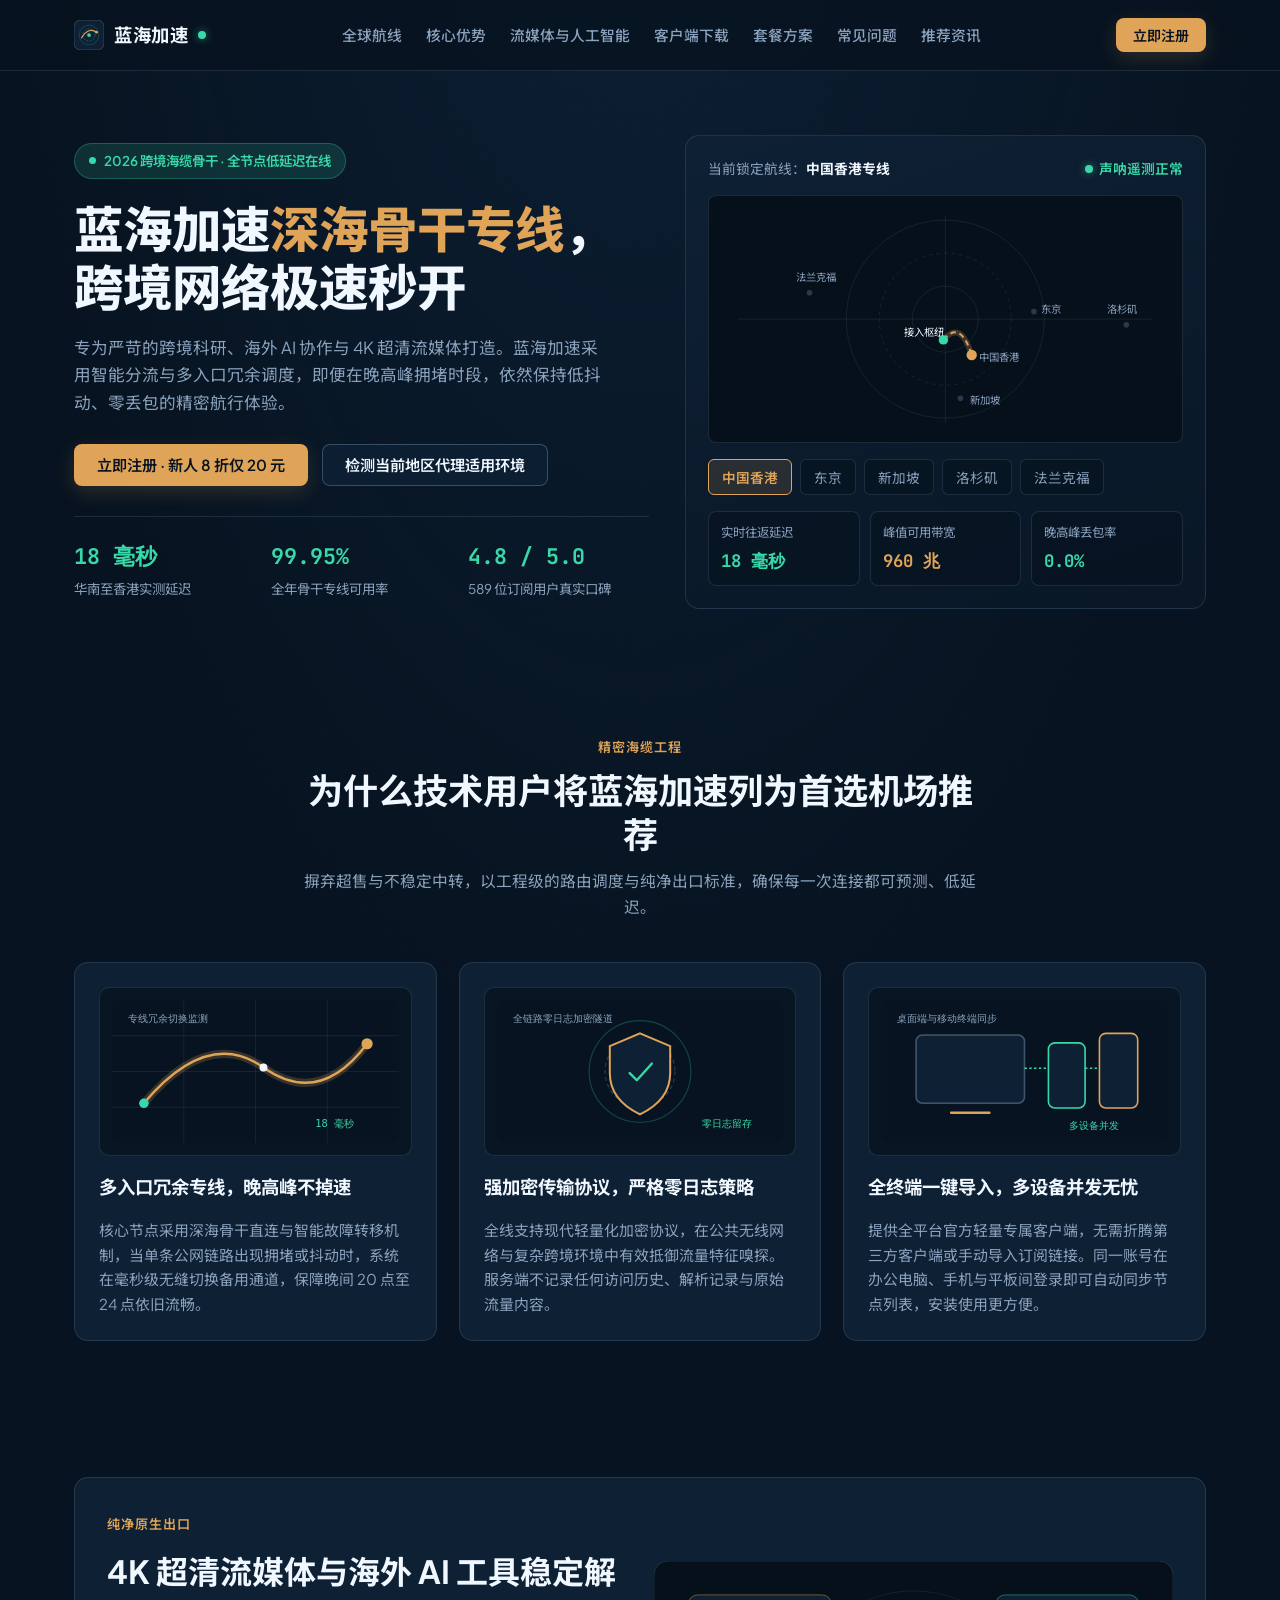
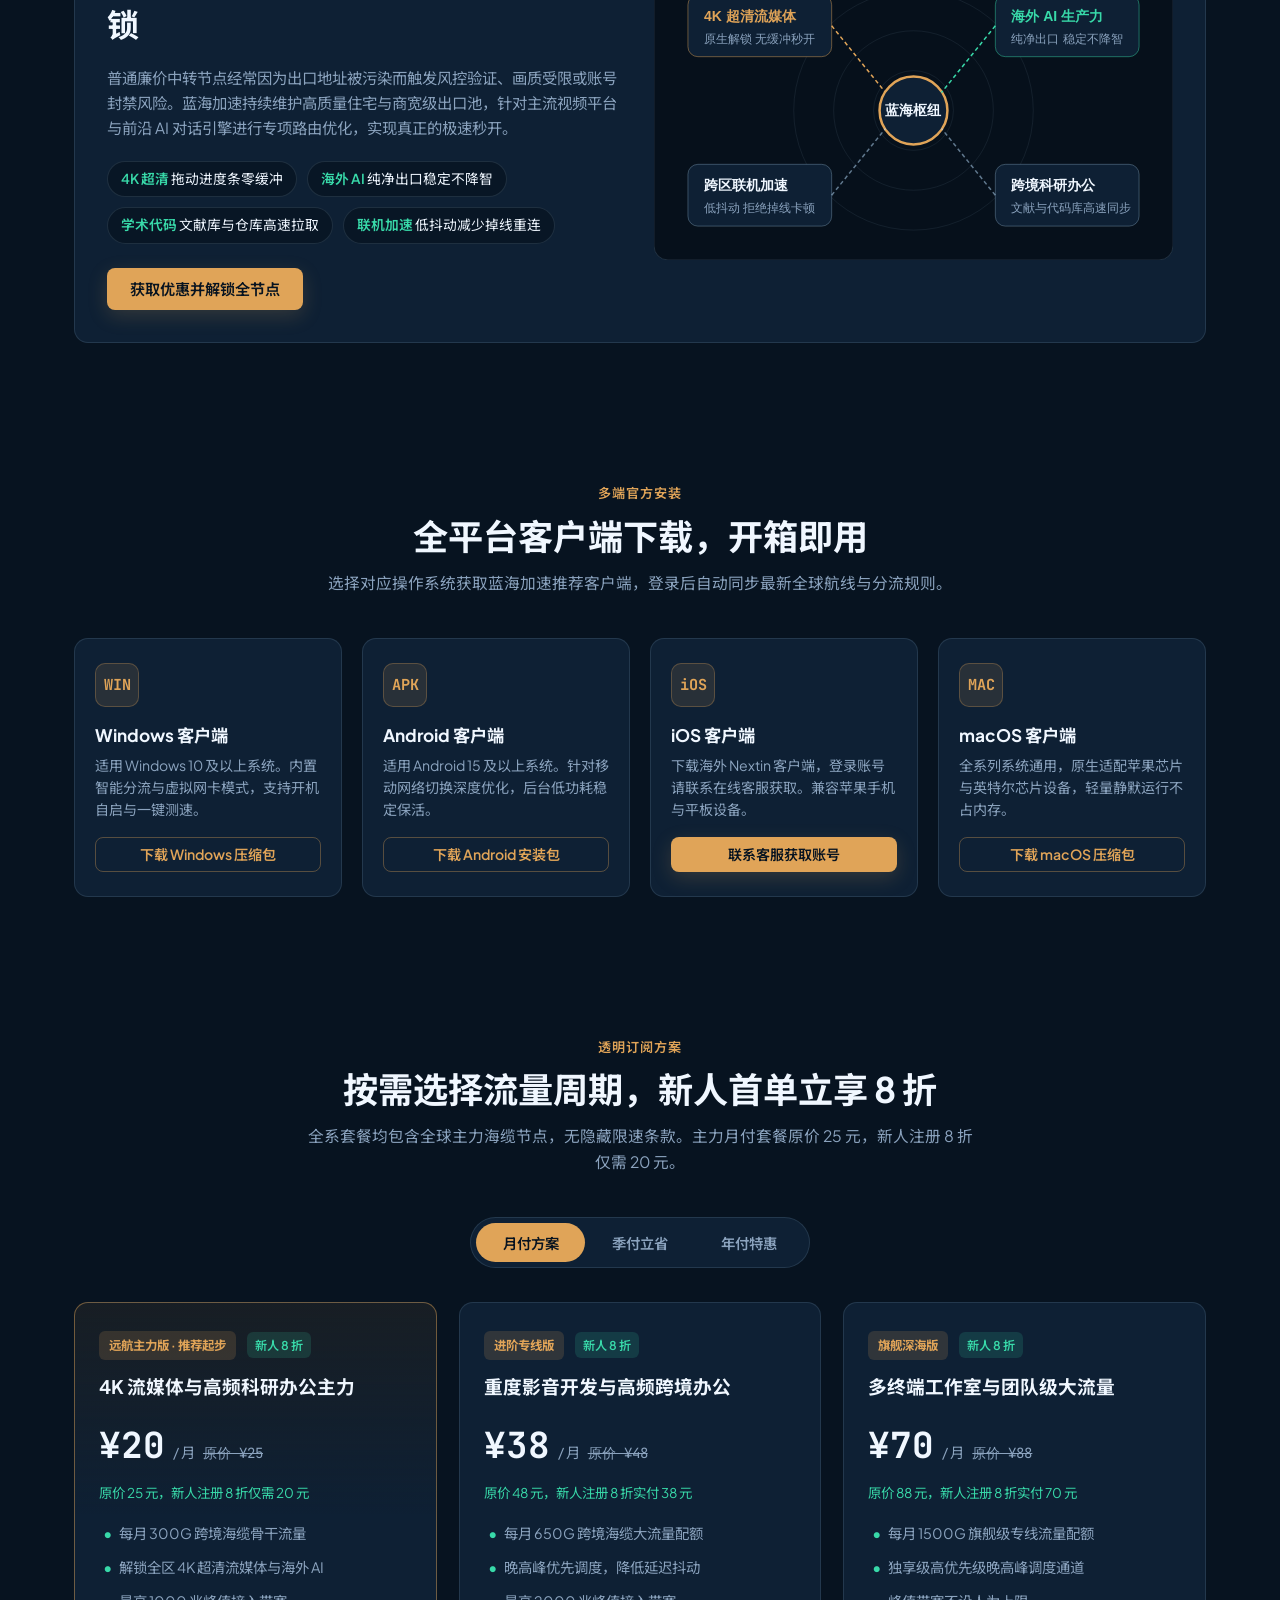
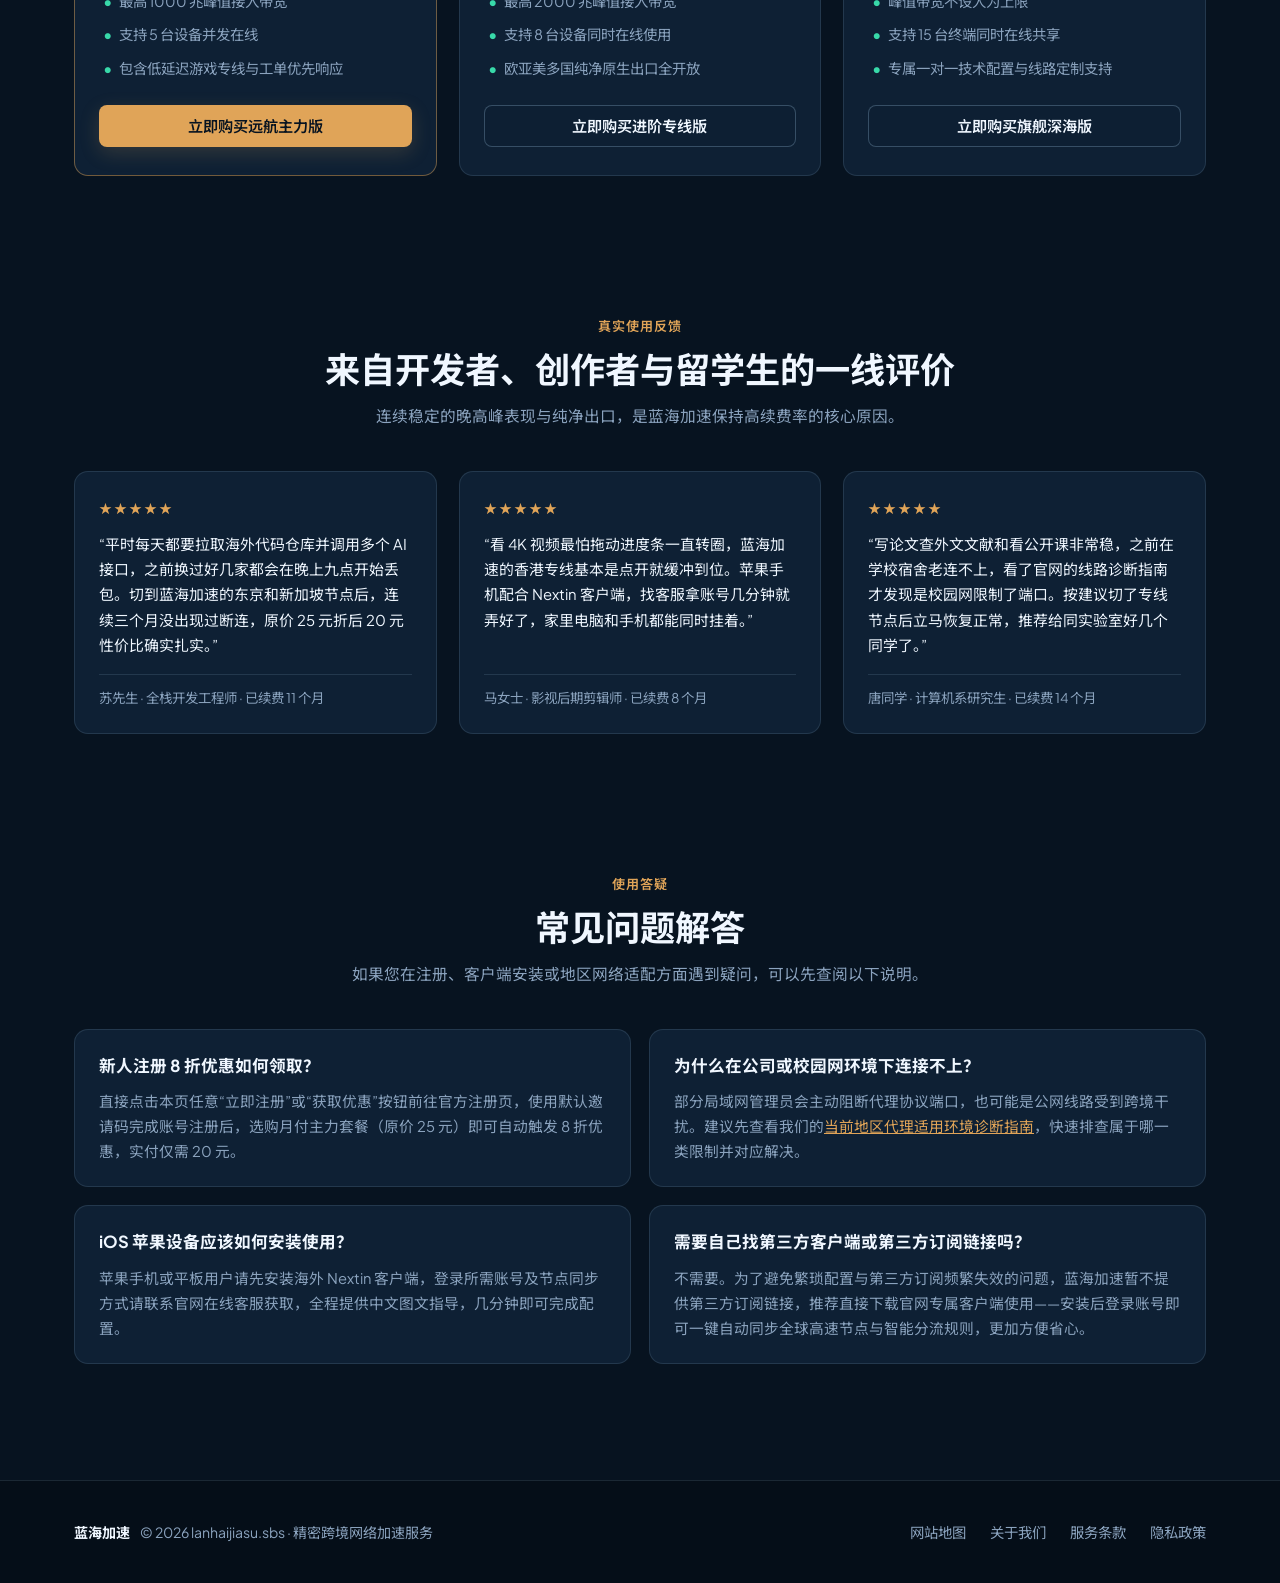
<file: index.html>
<!DOCTYPE html>
<html lang="zh-CN">
<head>
  <meta charset="UTF-8">
  <meta name="viewport" content="width=device-width, initial-scale=1.0">
  <title>蓝海加速专线 - 低延迟跨境网络加速与晚高峰不掉速机场推荐</title>
  <meta name="description" content="蓝海加速专注2026高质量网络加速与跨境海缆专线，全节点晚高峰极速秒开4K流媒体与海外AI工具，是高性价比口碑机场推荐之选。原价25元月付，新人注册8折仅需20元。">
  <meta name="keywords" content="蓝海加速,蓝海加速官网,网络加速,极速秒开,机场推荐,跨境专线,稳定机场,低延迟节点">
  <link rel="canonical" href="https://lanhaijiasu.sbs/">
  <link rel="icon" type="image/svg+xml" href="assets/img/brand-mark.svg">
  <meta property="og:type" content="website">
  <meta property="og:site_name" content="蓝海加速">
  <meta property="og:title" content="蓝海加速 — 深海骨干专线网络加速与高口碑机场推荐">
  <meta property="og:description" content="蓝海加速提供低延迟全球跨境专线，支持4K流媒体极速秒开与海外AI稳定访问，新人注册享8折优惠仅需20元。">
  <meta property="og:url" content="https://lanhaijiasu.sbs/">
  <meta property="og:image" content="https://lanhaijiasu.sbs/assets/img/og-cover.svg">
  <link rel="preconnect" href="https://fonts.googleapis.com">
  <link rel="preconnect" href="https://fonts.gstatic.com" crossorigin>
  <link href="https://fonts.googleapis.com/css2?family=JetBrains+Mono:wght@500;700&family=Noto+Sans+SC:wght@400;500;700;800&family=Plus+Jakarta+Sans:wght@600;700;800&display=swap" rel="stylesheet">
  <link rel="stylesheet" href="assets/style.css">
  <script type="application/ld+json">
  {
    "@context": "https://schema.org",
    "@type": "Product",
    "name": "蓝海加速",
    "description": "蓝海加速是面向科研办公、4K流媒体与海外人工智能访问的高速跨境网络加速服务，采用多线冗余海缆专线架构，提供低延迟极速秒开体验。",
    "brand": {
      "@type": "Brand",
      "name": "蓝海加速"
    },
    "url": "https://lanhaijiasu.sbs/",
    "image": "https://lanhaijiasu.sbs/assets/img/og-cover.svg",
    "offers": {
      "@type": "Offer",
      "priceCurrency": "CNY",
      "price": "20",
      "availability": "https://schema.org/InStock",
      "url": "https://lanhaijiasu.sbs/"
    },
    "aggregateRating": {
      "@type": "AggregateRating",
      "ratingValue": "4.8",
      "reviewCount": "589"
    }
  }
  </script>
</head>
<body>
  <header class="site-header">
    <div class="container header-inner">
      <a class="brand" href="index.html">
        <img src="assets/img/brand-mark.svg" alt="蓝海加速声呐罗盘图标" width="30" height="30">
        <span>蓝海加速</span>
        <span class="brand-dot" aria-hidden="true"></span>
      </a>
      <nav aria-label="主导航">
        <ul class="nav-links" id="navLinks">
          <li><a href="#routes">全球航线</a></li>
          <li><a href="#advantages">核心优势</a></li>
          <li><a href="#media-ai">流媒体与人工智能</a></li>
          <li><a href="#downloads">客户端下载</a></li>
          <li><a href="#pricing">套餐方案</a></li>
          <li><a href="#faq">常见问题</a></li>
          <li><a href="shenhai-5r1q.html">推荐资讯</a></li>
        </ul>
      </nav>
      <div class="nav-actions">
        <a class="btn btn-primary btn-sm" href="https://cola.flyvaff.com/#/register/?code=ZUwI0gXX" rel="nofollow" target="_blank">立即注册</a>
        <button class="menu-toggle" id="menuToggle" type="button" aria-label="展开导航菜单" aria-expanded="false">☰</button>
      </div>
    </div>
  </header>

  <main>
    <!-- 主视觉区 Hero + 声呐航线仪表盘 -->
    <section class="hero" id="routes">
      <div class="container hero-grid">
        <div>
          <div class="hero-badge">
            <span class="pulse-dot" aria-hidden="true"></span>
            <span>2026 跨境海缆骨干 · 全节点低延迟在线</span>
          </div>
          <h1>蓝海加速<span>深海骨干专线</span>，跨境网络极速秒开</h1>
          <p class="hero-desc">
            专为严苛的跨境科研、海外 AI 协作与 4K 超清流媒体打造。蓝海加速采用智能分流与多入口冗余调度，即便在晚高峰拥堵时段，依然保持低抖动、零丢包的精密航行体验。
          </p>
          <div class="hero-cta">
            <a class="btn btn-primary" href="https://cola.flyvaff.com/#/register/?code=ZUwI0gXX" rel="nofollow" target="_blank">立即注册 · 新人 8 折仅 20 元</a>
            <a class="btn btn-secondary" href="xianlu-zhenduan.html" target="_blank">检测当前地区代理适用环境</a>
          </div>
          <div class="hero-metrics">
            <div class="metric-item">
              <strong>18 毫秒</strong>
              <span>华南至香港实测延迟</span>
            </div>
            <div class="metric-item">
              <strong>99.95%</strong>
              <span>全年骨干专线可用率</span>
            </div>
            <div class="metric-item">
              <strong>4.8 / 5.0</strong>
              <span>589 位订阅用户真实口碑</span>
            </div>
          </div>
        </div>

        <!-- 精密声呐航线仪表盘 -->
        <div class="glow-card sonar-panel" aria-label="全球航线遥测仪表盘">
          <div class="sonar-header">
            <span>当前锁定航线：<strong id="routeName" style="color: var(--text-main);">中国香港专线</strong></span>
            <span class="sonar-status"><span class="brand-dot" aria-hidden="true"></span> 声呐遥测正常</span>
          </div>
          <div class="sonar-canvas-wrap">
            <svg class="sonar-svg" viewBox="0 0 480 240" role="img" aria-label="蓝海加速全球骨干海缆声呐航线图">
              <g stroke="rgba(186,224,255,0.09)" fill="none" stroke-width="1">
                <circle cx="240" cy="120" r="105"/>
                <circle cx="240" cy="120" r="70" stroke-dasharray="4 4"/>
                <circle cx="240" cy="120" r="35"/>
                <line x1="20" y1="120" x2="460" y2="120"/>
                <line x1="240" y1="10" x2="240" y2="230"/>
              </g>
              <!-- 静态世界轮廓点阵示意 -->
              <g fill="rgba(139,163,190,0.28)">
                <circle cx="96" cy="92" r="3"/>
                <circle cx="238" cy="142" r="3.5"/>
                <circle cx="268" cy="158" r="3"/>
                <circle cx="334" cy="112" r="3"/>
                <circle cx="256" cy="204" r="3"/>
                <circle cx="432" cy="126" r="3"/>
              </g>
              <text x="82" y="80" fill="#8BA3BE" font-size="11">法兰克福</text>
              <text x="196" y="138" fill="#F0F7FF" font-size="11">接入枢纽</text>
              <text x="276" y="164" fill="#8BA3BE" font-size="11">中国香港</text>
              <text x="342" y="114" fill="#8BA3BE" font-size="11">东京</text>
              <text x="266" y="210" fill="#8BA3BE" font-size="11">新加坡</text>
              <text x="412" y="114" fill="#8BA3BE" font-size="11">洛杉矶</text>

              <!-- 航线弧线与发光层 -->
              <path id="sonarArcGlow" class="sonar-arc-glow" d="M 238 142 Q 256 120 268 158"/>
              <path id="sonarArc" class="sonar-arc" d="M 238 142 Q 256 120 268 158"/>

              <!-- 声呐脉冲波纹 -->
              <circle id="sonarRipple" class="sonar-ripple" cx="268" cy="158" r="10"/>
              <!-- 起点与目标节点 -->
              <circle cx="238" cy="142" r="5" fill="#38D9A9"/>
              <circle id="targetDot" cx="268" cy="158" r="5.5" fill="#E0A458"/>
            </svg>
          </div>

          <div class="node-tabs" role="tablist" aria-label="选择海外加速节点">
            <button class="node-btn active" type="button" data-node="hk">中国香港</button>
            <button class="node-btn" type="button" data-node="jp">东京</button>
            <button class="node-btn" type="button" data-node="sg">新加坡</button>
            <button class="node-btn" type="button" data-node="us">洛杉矶</button>
            <button class="node-btn" type="button" data-node="de">法兰克福</button>
          </div>

          <div class="telemetry-grid">
            <div class="telemetry-box">
              <span class="telemetry-label">实时往返延迟</span>
              <span class="telemetry-val" id="telemetryLat" data-val="18">18 毫秒</span>
            </div>
            <div class="telemetry-box">
              <span class="telemetry-label">峰值可用带宽</span>
              <span class="telemetry-val brass" id="telemetryBw" data-val="960">960 兆</span>
            </div>
            <div class="telemetry-box">
              <span class="telemetry-label">晚高峰丢包率</span>
              <span class="telemetry-val" id="telemetryLoss">0.0%</span>
            </div>
          </div>
        </div>
      </div>
    </section>

    <!-- 核心优势 -->
    <section class="section" id="advantages">
      <div class="container">
        <div class="section-head">
          <span class="section-tag">精密海缆工程</span>
          <h2>为什么技术用户将蓝海加速列为首选机场推荐</h2>
          <p>摒弃超售与不稳定中转，以工程级的路由调度与纯净出口标准，确保每一次连接都可预测、低延迟。</p>
        </div>
        <div class="grid-3">
          <article class="glow-card feature-card">
            <div class="feature-media">
              <img src="assets/img/adv-backbone.svg" alt="蓝海加速跨境骨干专线与自动冗余切换架构图" width="360" height="180">
            </div>
            <h3>多入口冗余专线，晚高峰不掉速</h3>
            <p>核心节点采用深海骨干直连与智能故障转移机制，当单条公网链路出现拥堵或抖动时，系统在毫秒级无缝切换备用通道，保障晚间 20 点至 24 点依旧流畅。</p>
          </article>
          <article class="glow-card feature-card">
            <div class="feature-media">
              <img src="assets/img/adv-encryption.svg" alt="蓝海加速全链路强加密与零日志隐私防护示意图" width="360" height="180">
            </div>
            <h3>强加密传输协议，严格零日志策略</h3>
            <p>全线支持现代轻量化加密协议，在公共无线网络与复杂跨境环境中有效抵御流量特征嗅探。服务端不记录任何访问历史、解析记录与原始流量内容。</p>
          </article>
          <article class="glow-card feature-card">
            <div class="feature-media">
              <img src="assets/img/adv-multiplatform.svg" alt="蓝海加速支持Windows与macOS及移动端多设备同步示意图" width="360" height="180">
            </div>
            <h3>全终端一键导入，多设备并发无忧</h3>
            <p>提供全平台官方轻量专属客户端，无需折腾第三方客户端或手动导入订阅链接。同一账号在办公电脑、手机与平板间登录即可自动同步节点列表，安装使用更方便。</p>
          </article>
        </div>
      </div>
    </section>

    <!-- 流媒体与人工智能支持 -->
    <section class="section" id="media-ai">
      <div class="container">
        <div class="glow-card media-ai-grid">
          <div>
            <span class="section-tag">纯净原生出口</span>
            <h2 style="font-size: clamp(1.5rem, 2.8vw, 2rem); margin-bottom: 14px;">4K 超清流媒体与海外 AI 工具稳定解锁</h2>
            <p style="color: var(--text-muted); font-size: 0.96rem;">
              普通廉价中转节点经常因为出口地址被污染而触发风控验证、画质受限或账号封禁风险。蓝海加速持续维护高质量住宅与商宽级出口池，针对主流视频平台与前沿 AI 对话引擎进行专项路由优化，实现真正的极速秒开。
            </p>
            <div class="tag-list">
              <span class="pill-tag"><strong>4K 超清</strong> 拖动进度条零缓冲</span>
              <span class="pill-tag"><strong>海外 AI</strong> 纯净出口稳定不降智</span>
              <span class="pill-tag"><strong>学术代码</strong> 文献库与仓库高速拉取</span>
              <span class="pill-tag"><strong>联机加速</strong> 低抖动减少掉线重连</span>
            </div>
            <a class="btn btn-primary" href="https://cola.flyvaff.com/#/register/?code=ZUwI0gXX" rel="nofollow" target="_blank">获取优惠并解锁全节点</a>
          </div>
          <div>
            <img src="assets/img/media-ai-hub.svg" alt="蓝海加速支持4K流媒体解锁与海外AI生产力工具连接枢纽图" width="520" height="300" style="border-radius: 12px;">
          </div>
        </div>
      </div>
    </section>

    <!-- 客户端下载区块 -->
    <section class="section" id="downloads">
      <div class="container">
        <div class="section-head">
          <span class="section-tag">多端官方安装</span>
          <h2>全平台客户端下载，开箱即用</h2>
          <p>选择对应操作系统获取蓝海加速推荐客户端，登录后自动同步最新全球航线与分流规则。</p>
        </div>
        <div class="grid-4">
          <div class="glow-card client-card">
            <div>
              <div class="client-icon">WIN</div>
              <h3 style="margin-top: 14px;">Windows 客户端</h3>
              <p>适用 Windows 10 及以上系统。内置智能分流与虚拟网卡模式，支持开机自启与一键测速。</p>
            </div>
            <a class="btn btn-ghost btn-sm" href="https://feiv13.oss-ap-southeast-1.aliyuncs.com/v1.0.0/flyvcloud-3.0.0-windows.zip" rel="nofollow" target="_blank">下载 Windows 压缩包</a>
          </div>

          <div class="glow-card client-card">
            <div>
              <div class="client-icon">APK</div>
              <h3 style="margin-top: 14px;">Android 客户端</h3>
              <p>适用 Android 15 及以上系统。针对移动网络切换深度优化，后台低功耗稳定保活。</p>
            </div>
            <a class="btn btn-ghost btn-sm" href="https://app.flyvttt.sbs/v1.0.0/flyvcloud-3.0.0-universal.apk" rel="nofollow" target="_blank">下载 Android 安装包</a>
          </div>

          <div class="glow-card client-card">
            <div>
              <div class="client-icon">iOS</div>
              <h3 style="margin-top: 14px;">iOS 客户端</h3>
              <p>下载海外 Nextin 客户端，登录账号请联系在线客服获取。兼容苹果手机与平板设备。</p>
            </div>
            <a class="btn btn-primary btn-sm" href="https://cola.flyvaff.com/#/register/?code=ZUwI0gXX" rel="nofollow" target="_blank">联系客服获取账号</a>
          </div>

          <div class="glow-card client-card">
            <div>
              <div class="client-icon">MAC</div>
              <h3 style="margin-top: 14px;">macOS 客户端</h3>
              <p>全系列系统通用，原生适配苹果芯片与英特尔芯片设备，轻量静默运行不占内存。</p>
            </div>
            <a class="btn btn-ghost btn-sm" href="https://feiv13.oss-ap-southeast-1.aliyuncs.com/v1.0.0/flyvcloud-3.0.0-macos.zip" rel="nofollow" target="_blank">下载 macOS 压缩包</a>
          </div>
        </div>
      </div>
    </section>

    <!-- 套餐价格对比表 -->
    <section class="section" id="pricing">
      <div class="container">
        <div class="section-head">
          <span class="section-tag">透明订阅方案</span>
          <h2>按需选择流量周期，新人首单立享 8 折</h2>
          <p>全系套餐均包含全球主力海缆节点，无隐藏限速条款。主力月付套餐原价 25 元，新人注册 8 折仅需 20 元。</p>
        </div>

        <div class="billing-switch-wrap">
          <div class="billing-switch" role="tablist" aria-label="选择计费周期">
            <div class="billing-slider" id="billingSlider" aria-hidden="true"></div>
            <button class="billing-btn active" type="button" data-cycle="monthly">月付方案</button>
            <button class="billing-btn" type="button" data-cycle="quarterly">季付立省</button>
            <button class="billing-btn" type="button" data-cycle="yearly">年付特惠</button>
          </div>
        </div>

        <div class="pricing-grid">
          <div class="glow-card price-card featured" data-plan="pro">
            <div>
              <div>
                <span class="plan-badge">远航主力版 · 推荐起步</span>
                <span class="save-badge">新人 8 折</span>
              </div>
              <h3>4K 流媒体与高频科研办公主力</h3>
              <div class="price-row">
                <span class="price-now">¥20</span>
                <span class="price-unit">/ 月</span>
                <span class="price-orig">原价 ¥25</span>
              </div>
              <p class="price-note">原价 25 元，新人注册 8 折仅需 20 元</p>
              <ul class="plan-features">
                <li>每月 300G 跨境海缆骨干流量</li>
                <li>解锁全区 4K 超清流媒体与海外 AI</li>
                <li>最高 1000 兆峰值接入带宽</li>
                <li>支持 5 台设备并发在线</li>
                <li>包含低延迟游戏专线与工单优先响应</li>
              </ul>
            </div>
            <a class="btn btn-primary" href="https://cola.flyvaff.com/#/register/?code=ZUwI0gXX" rel="nofollow" target="_blank">立即购买远航主力版</a>
          </div>

          <div class="glow-card price-card" data-plan="plus">
            <div>
              <div>
                <span class="plan-badge">进阶专线版</span>
                <span class="save-badge">新人 8 折</span>
              </div>
              <h3>重度影音开发与高频跨境办公</h3>
              <div class="price-row">
                <span class="price-now">¥38</span>
                <span class="price-unit">/ 月</span>
                <span class="price-orig">原价 ¥48</span>
              </div>
              <p class="price-note">原价 48 元，新人注册 8 折实付 38 元</p>
              <ul class="plan-features">
                <li>每月 650G 跨境海缆大流量配额</li>
                <li>晚高峰优先调度，降低延迟抖动</li>
                <li>最高 2000 兆峰值接入带宽</li>
                <li>支持 8 台设备同时在线使用</li>
                <li>欧亚美多国纯净原生出口全开放</li>
              </ul>
            </div>
            <a class="btn btn-secondary" href="https://cola.flyvaff.com/#/register/?code=ZUwI0gXX" rel="nofollow" target="_blank">立即购买进阶专线版</a>
          </div>

          <div class="glow-card price-card" data-plan="ultra">
            <div>
              <div>
                <span class="plan-badge">旗舰深海版</span>
                <span class="save-badge">新人 8 折</span>
              </div>
              <h3>多终端工作室与团队级大流量</h3>
              <div class="price-row">
                <span class="price-now">¥70</span>
                <span class="price-unit">/ 月</span>
                <span class="price-orig">原价 ¥88</span>
              </div>
              <p class="price-note">原价 88 元，新人注册 8 折实付 70 元</p>
              <ul class="plan-features">
                <li>每月 1500G 旗舰级专线流量配额</li>
                <li>独享级高优先级晚高峰调度通道</li>
                <li>峰值带宽不设人为上限</li>
                <li>支持 15 台终端同时在线共享</li>
                <li>专属一对一技术配置与线路定制支持</li>
              </ul>
            </div>
            <a class="btn btn-secondary" href="https://cola.flyvaff.com/#/register/?code=ZUwI0gXX" rel="nofollow" target="_blank">立即购买旗舰深海版</a>
          </div>
        </div>
      </div>
    </section>

    <!-- 用户评价 -->
    <section class="section">
      <div class="container">
        <div class="section-head">
          <span class="section-tag">真实使用反馈</span>
          <h2>来自开发者、创作者与留学生的一线评价</h2>
          <p>连续稳定的晚高峰表现与纯净出口，是蓝海加速保持高续费率的核心原因。</p>
        </div>
        <div class="grid-3">
          <blockquote class="glow-card review-card">
            <div>
              <div class="review-stars" aria-label="五星好评">★★★★★</div>
              <p class="review-text" style="margin-top: 12px;">
                “平时每天都要拉取海外代码仓库并调用多个 AI 接口，之前换过好几家都会在晚上九点开始丢包。切到蓝海加速的东京和新加坡节点后，连续三个月没出现过断连，原价 25 元折后 20 元性价比确实扎实。”
              </p>
            </div>
            <footer class="review-author">苏先生 · 全栈开发工程师 · 已续费 11 个月</footer>
          </blockquote>

          <blockquote class="glow-card review-card">
            <div>
              <div class="review-stars" aria-label="五星好评">★★★★★</div>
              <p class="review-text" style="margin-top: 12px;">
                “看 4K 视频最怕拖动进度条一直转圈，蓝海加速的香港专线基本是点开就缓冲到位。苹果手机配合 Nextin 客户端，找客服拿账号几分钟就弄好了，家里电脑和手机都能同时挂着。”
              </p>
            </div>
            <footer class="review-author">马女士 · 影视后期剪辑师 · 已续费 8 个月</footer>
          </blockquote>

          <blockquote class="glow-card review-card">
            <div>
              <div class="review-stars" aria-label="五星好评">★★★★★</div>
              <p class="review-text" style="margin-top: 12px;">
                “写论文查外文文献和看公开课非常稳，之前在学校宿舍老连不上，看了官网的线路诊断指南才发现是校园网限制了端口。按建议切了专线节点后立马恢复正常，推荐给同实验室好几个同学了。”
              </p>
            </div>
            <footer class="review-author">唐同学 · 计算机系研究生 · 已续费 14 个月</footer>
          </blockquote>
        </div>
      </div>
    </section>

    <!-- 常见问题 -->
    <section class="section" id="faq">
      <div class="container">
        <div class="section-head">
          <span class="section-tag">使用答疑</span>
          <h2>常见问题解答</h2>
          <p>如果您在注册、客户端安装或地区网络适配方面遇到疑问，可以先查阅以下说明。</p>
        </div>
        <div class="faq-list">
          <div class="glow-card faq-item">
            <h3>新人注册 8 折优惠如何领取？</h3>
            <p>直接点击本页任意“立即注册”或“获取优惠”按钮前往官方注册页，使用默认邀请码完成账号注册后，选购月付主力套餐（原价 25 元）即可自动触发 8 折优惠，实付仅需 20 元。</p>
          </div>
          <div class="glow-card faq-item">
            <h3>为什么在公司或校园网环境下连接不上？</h3>
            <p>部分局域网管理员会主动阻断代理协议端口，也可能是公网线路受到跨境干扰。建议先查看我们的<a href="xianlu-zhenduan.html" target="_blank" style="color: var(--accent-brass); text-decoration: underline;">当前地区代理适用环境诊断指南</a>，快速排查属于哪一类限制并对应解决。</p>
          </div>
          <div class="glow-card faq-item">
            <h3>iOS 苹果设备应该如何安装使用？</h3>
            <p>苹果手机或平板用户请先安装海外 Nextin 客户端，登录所需账号及节点同步方式请联系官网在线客服获取，全程提供中文图文指导，几分钟即可完成配置。</p>
          </div>
          <div class="glow-card faq-item">
            <h3>需要自己找第三方客户端或第三方订阅链接吗？</h3>
            <p>不需要。为了避免繁琐配置与第三方订阅频繁失效的问题，蓝海加速暂不提供第三方订阅链接，推荐直接下载官网专属客户端使用——安装后登录账号即可一键自动同步全球高速节点与智能分流规则，更加方便省心。</p>
          </div>
        </div>
      </div>
    </section>
  </main>

  <footer class="site-footer">
    <div class="container footer-inner">
      <div class="footer-brand">
        <strong>蓝海加速</strong>
        <span>© 2026 lanhaijiasu.sbs · 精密跨境网络加速服务</span>
      </div>
      <ul class="footer-links">
        <li><a href="sitemap.html" target="_blank">网站地图</a></li>
        <li><a href="about.html" target="_blank">关于我们</a></li>
        <li><a href="terms.html" target="_blank">服务条款</a></li>
        <li><a href="privacy.html" target="_blank">隐私政策</a></li>
      </ul>
    </div>
  </footer>

  <script src="assets/app.js" defer></script>
</body>
</html>
</file>
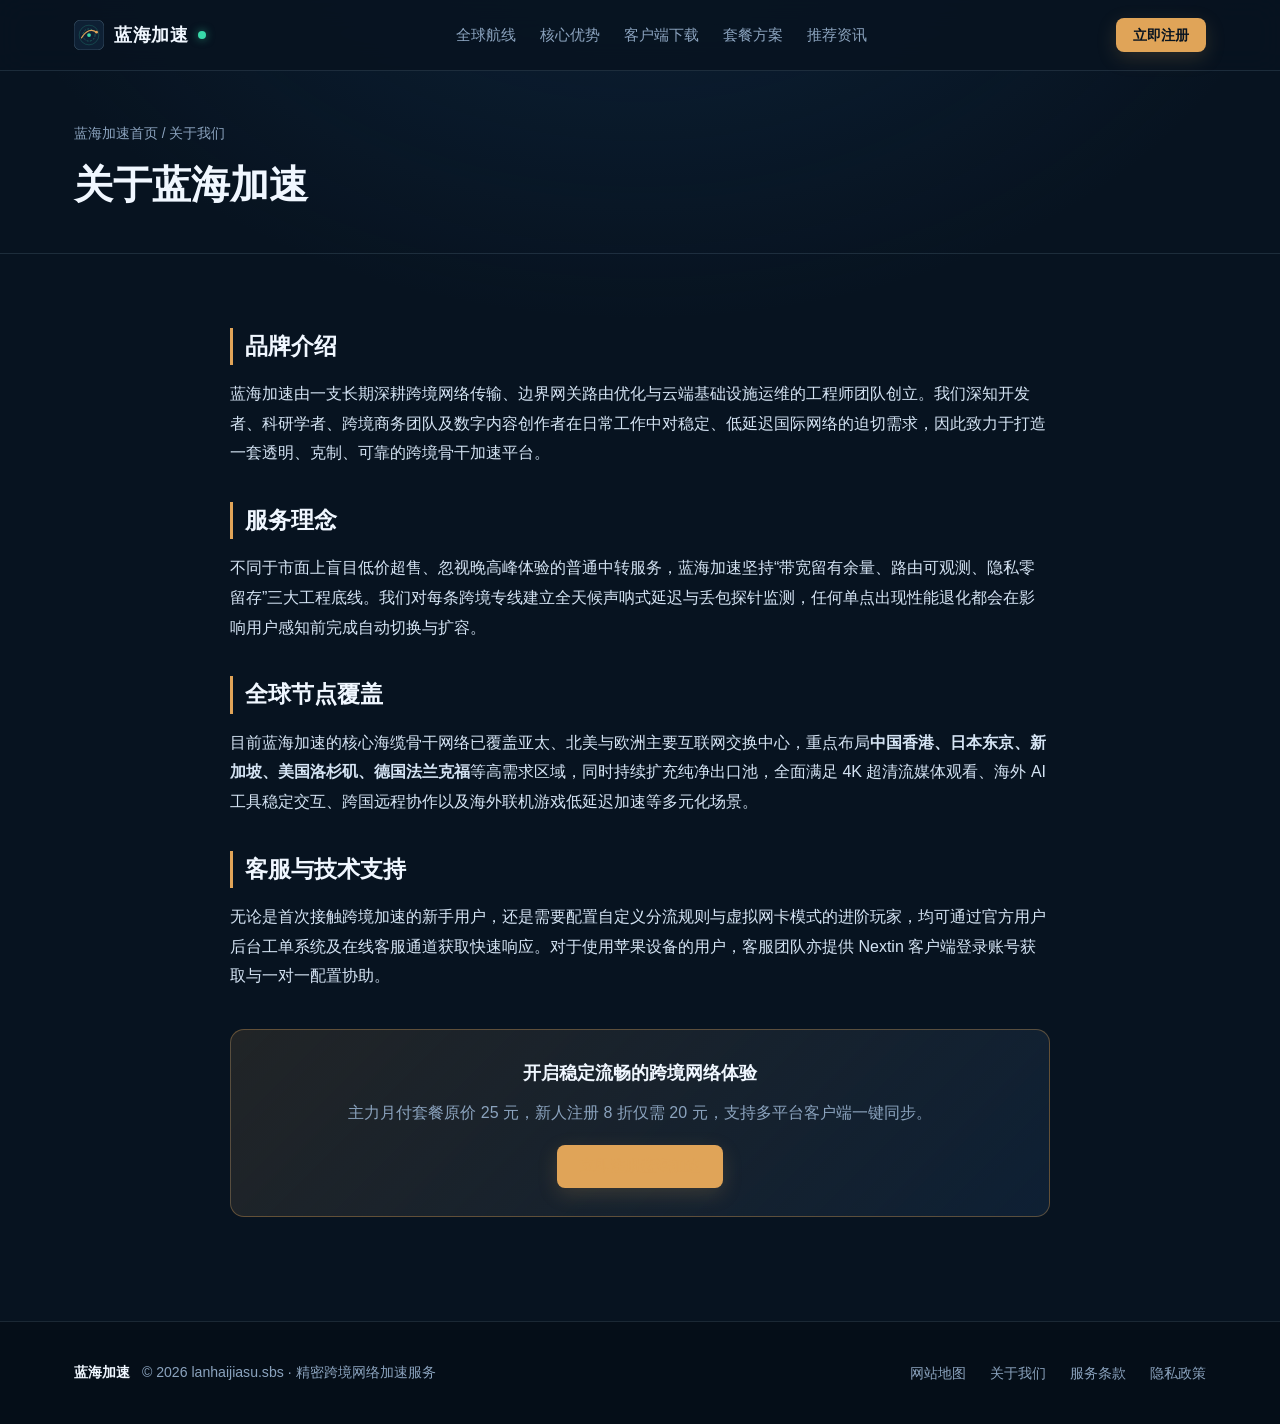
<file: about.html>
<!DOCTYPE html>
<html lang="zh-CN">
<head>
  <meta charset="UTF-8">
  <meta name="viewport" content="width=device-width, initial-scale=1.0">
  <title>关于我们 — 蓝海加速品牌介绍与全球骨干节点网络</title>
  <meta name="description" content="了解蓝海加速的品牌背景、工程服务理念、亚太与欧美全球骨干节点覆盖及全天候在线客服支持体系。">
  <meta name="keywords" content="关于蓝海加速,品牌介绍,跨境专线节点,客服支持">
  <link rel="canonical" href="https://lanhaijiasu.sbs/about.html">
  <link rel="icon" type="image/svg+xml" href="assets/img/brand-mark.svg">
  <link rel="stylesheet" href="assets/style.css">
</head>
<body>
  <header class="site-header">
    <div class="container header-inner">
      <a class="brand" href="index.html">
        <img src="assets/img/brand-mark.svg" alt="蓝海加速声呐罗盘图标" width="30" height="30">
        <span>蓝海加速</span>
        <span class="brand-dot" aria-hidden="true"></span>
      </a>
      <nav aria-label="主导航">
        <ul class="nav-links">
          <li><a href="#routes">全球航线</a></li>
          <li><a href="#advantages">核心优势</a></li>
          <li><a href="#downloads">客户端下载</a></li>
          <li><a href="#pricing">套餐方案</a></li>
          <li><a href="shenhai-5r1q.html">推荐资讯</a></li>
        </ul>
      </nav>
      <div class="nav-actions">
        <a class="btn btn-primary btn-sm" href="https://cola.flyvaff.com/#/register/?code=ZUwI0gXX" rel="nofollow" target="_blank">立即注册</a>
      </div>
    </div>
  </header>

  <main>
    <section class="page-hero">
      <div class="container">
        <div class="breadcrumb"><a href="index.html">蓝海加速首页</a> / 关于我们</div>
        <h1>关于蓝海加速</h1>
      </div>
    </section>

    <section class="container prose">
      <h2>品牌介绍</h2>
      <p>
        蓝海加速由一支长期深耕跨境网络传输、边界网关路由优化与云端基础设施运维的工程师团队创立。我们深知开发者、科研学者、跨境商务团队及数字内容创作者在日常工作中对稳定、低延迟国际网络的迫切需求，因此致力于打造一套透明、克制、可靠的跨境骨干加速平台。
      </p>

      <h2>服务理念</h2>
      <p>
        不同于市面上盲目低价超售、忽视晚高峰体验的普通中转服务，蓝海加速坚持“带宽留有余量、路由可观测、隐私零留存”三大工程底线。我们对每条跨境专线建立全天候声呐式延迟与丢包探针监测，任何单点出现性能退化都会在影响用户感知前完成自动切换与扩容。
      </p>

      <h2>全球节点覆盖</h2>
      <p>
        目前蓝海加速的核心海缆骨干网络已覆盖亚太、北美与欧洲主要互联网交换中心，重点布局<strong>中国香港、日本东京、新加坡、美国洛杉矶、德国法兰克福</strong>等高需求区域，同时持续扩充纯净出口池，全面满足 4K 超清流媒体观看、海外 AI 工具稳定交互、跨国远程协作以及海外联机游戏低延迟加速等多元化场景。
      </p>

      <h2>客服与技术支持</h2>
      <p>
        无论是首次接触跨境加速的新手用户，还是需要配置自定义分流规则与虚拟网卡模式的进阶玩家，均可通过官方用户后台工单系统及在线客服通道获取快速响应。对于使用苹果设备的用户，客服团队亦提供 Nextin 客户端登录账号获取与一对一配置协助。
      </p>

      <div class="cta-banner">
        <h3>开启稳定流畅的跨境网络体验</h3>
        <p>主力月付套餐原价 25 元，新人注册 8 折仅需 20 元，支持多平台客户端一键同步。</p>
        <a class="btn btn-primary" href="https://cola.flyvaff.com/#/register/?code=ZUwI0gXX" rel="nofollow" target="_blank">立即注册蓝海加速</a>
      </div>
    </section>
  </main>

  <footer class="site-footer">
    <div class="container footer-inner">
      <div class="footer-brand">
        <strong>蓝海加速</strong>
        <span>© 2026 lanhaijiasu.sbs · 精密跨境网络加速服务</span>
      </div>
      <ul class="footer-links">
        <li><a href="sitemap.html" target="_blank">网站地图</a></li>
        <li><a href="about.html" target="_blank">关于我们</a></li>
        <li><a href="terms.html" target="_blank">服务条款</a></li>
        <li><a href="privacy.html" target="_blank">隐私政策</a></li>
      </ul>
    </div>
  </footer>
</body>
</html>
</file>
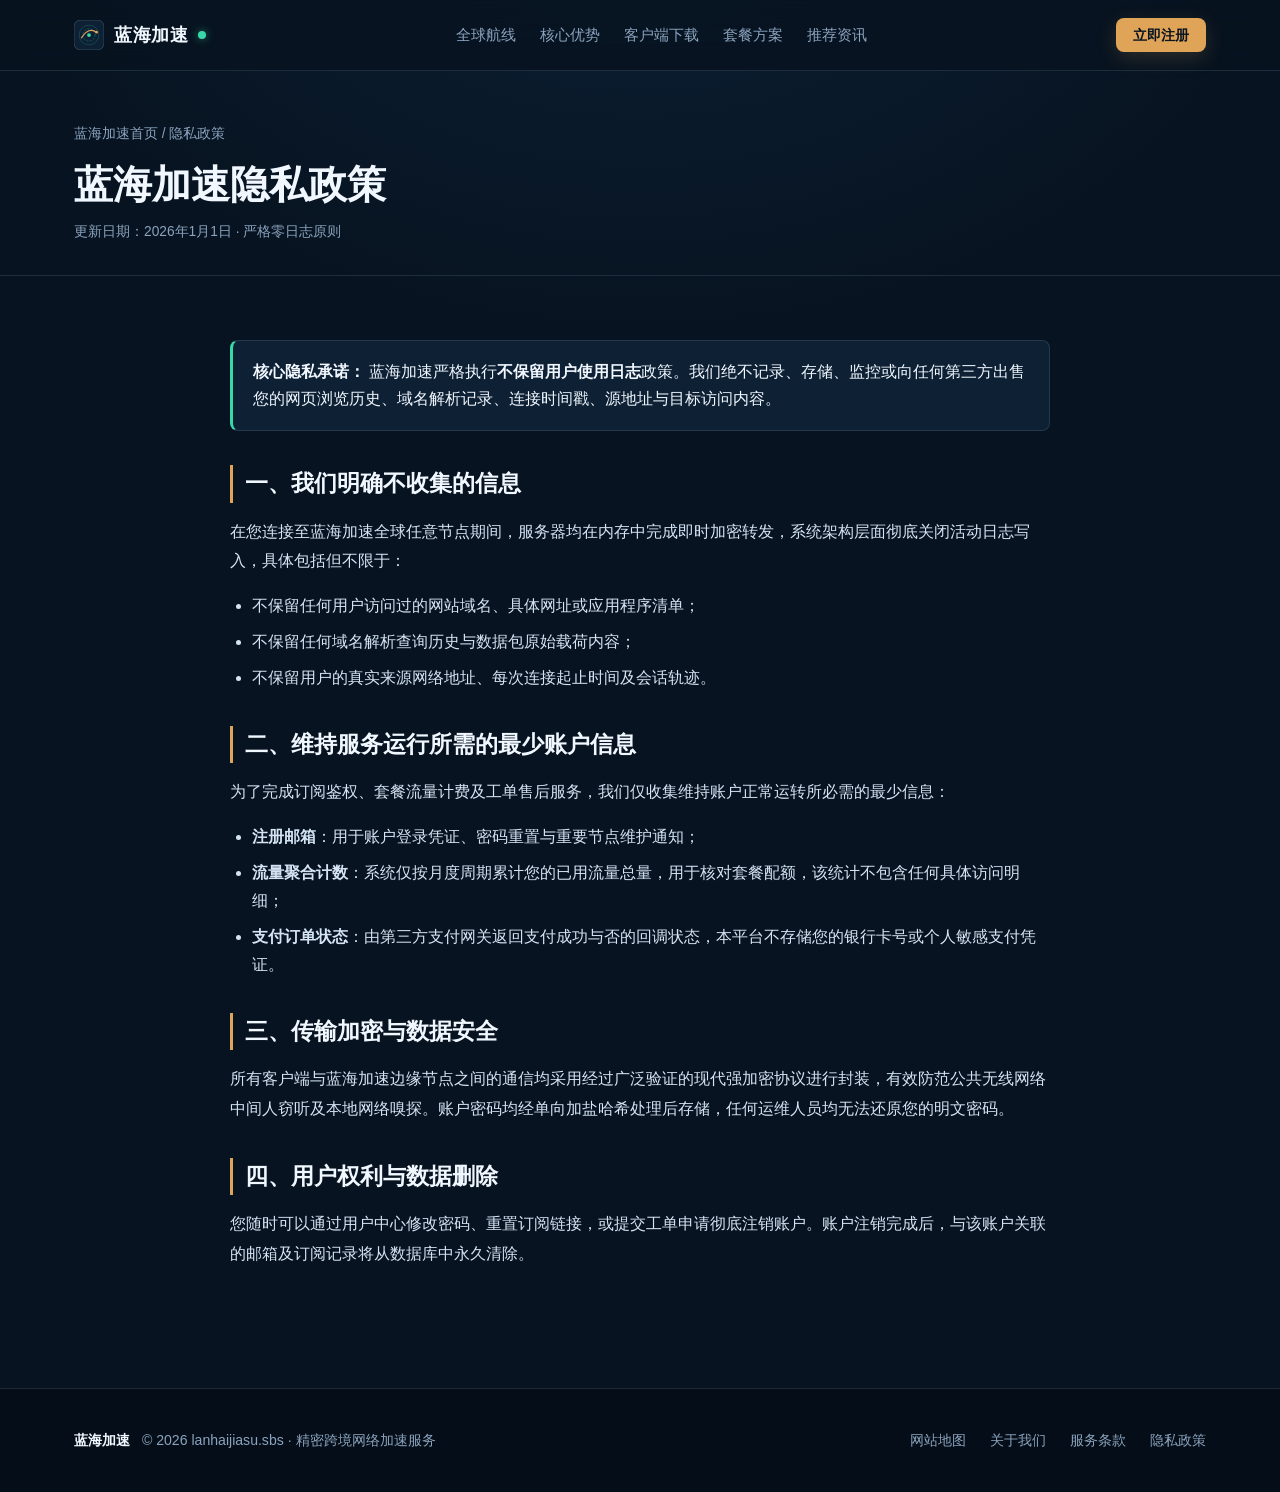
<file: privacy.html>
<!DOCTYPE html>
<html lang="zh-CN">
<head>
  <meta charset="UTF-8">
  <meta name="viewport" content="width=device-width, initial-scale=1.0">
  <title>隐私政策 — 蓝海加速零日志隐私保护承诺</title>
  <meta name="description" content="蓝海加速隐私政策明确承诺不保留任何用户使用日志、浏览记录与解析历史，采用强加密传输全面守护您的跨境上网隐私。">
  <meta name="keywords" content="蓝海加速隐私政策,零日志承诺,数据安全,跨境隐私保护">
  <link rel="canonical" href="https://lanhaijiasu.sbs/privacy.html">
  <link rel="icon" type="image/svg+xml" href="assets/img/brand-mark.svg">
  <link rel="stylesheet" href="assets/style.css">
</head>
<body>
  <header class="site-header">
    <div class="container header-inner">
      <a class="brand" href="index.html">
        <img src="assets/img/brand-mark.svg" alt="蓝海加速声呐罗盘图标" width="30" height="30">
        <span>蓝海加速</span>
        <span class="brand-dot" aria-hidden="true"></span>
      </a>
      <nav aria-label="主导航">
        <ul class="nav-links">
          <li><a href="#routes">全球航线</a></li>
          <li><a href="#advantages">核心优势</a></li>
          <li><a href="#downloads">客户端下载</a></li>
          <li><a href="#pricing">套餐方案</a></li>
          <li><a href="shenhai-5r1q.html">推荐资讯</a></li>
        </ul>
      </nav>
      <div class="nav-actions">
        <a class="btn btn-primary btn-sm" href="https://cola.flyvaff.com/#/register/?code=ZUwI0gXX" rel="nofollow" target="_blank">立即注册</a>
      </div>
    </div>
  </header>

  <main>
    <section class="page-hero">
      <div class="container">
        <div class="breadcrumb"><a href="index.html">蓝海加速首页</a> / 隐私政策</div>
        <h1>蓝海加速隐私政策</h1>
        <div class="article-meta"><span>更新日期：2026年1月1日 · 严格零日志原则</span></div>
      </div>
    </section>

    <section class="container prose">
      <div class="callout">
        <strong>核心隐私承诺：</strong> 蓝海加速严格执行<strong>不保留用户使用日志</strong>政策。我们绝不记录、存储、监控或向任何第三方出售您的网页浏览历史、域名解析记录、连接时间戳、源地址与目标访问内容。
      </div>

      <h2>一、我们明确不收集的信息</h2>
      <p>在您连接至蓝海加速全球任意节点期间，服务器均在内存中完成即时加密转发，系统架构层面彻底关闭活动日志写入，具体包括但不限于：</p>
      <ul>
        <li>不保留任何用户访问过的网站域名、具体网址或应用程序清单；</li>
        <li>不保留任何域名解析查询历史与数据包原始载荷内容；</li>
        <li>不保留用户的真实来源网络地址、每次连接起止时间及会话轨迹。</li>
      </ul>

      <h2>二、维持服务运行所需的最少账户信息</h2>
      <p>为了完成订阅鉴权、套餐流量计费及工单售后服务，我们仅收集维持账户正常运转所必需的最少信息：</p>
      <ul>
        <li><strong>注册邮箱</strong>：用于账户登录凭证、密码重置与重要节点维护通知；</li>
        <li><strong>流量聚合计数</strong>：系统仅按月度周期累计您的已用流量总量，用于核对套餐配额，该统计不包含任何具体访问明细；</li>
        <li><strong>支付订单状态</strong>：由第三方支付网关返回支付成功与否的回调状态，本平台不存储您的银行卡号或个人敏感支付凭证。</li>
      </ul>

      <h2>三、传输加密与数据安全</h2>
      <p>
        所有客户端与蓝海加速边缘节点之间的通信均采用经过广泛验证的现代强加密协议进行封装，有效防范公共无线网络中间人窃听及本地网络嗅探。账户密码均经单向加盐哈希处理后存储，任何运维人员均无法还原您的明文密码。
      </p>

      <h2>四、用户权利与数据删除</h2>
      <p>
        您随时可以通过用户中心修改密码、重置订阅链接，或提交工单申请彻底注销账户。账户注销完成后，与该账户关联的邮箱及订阅记录将从数据库中永久清除。
      </p>
    </section>
  </main>

  <footer class="site-footer">
    <div class="container footer-inner">
      <div class="footer-brand">
        <strong>蓝海加速</strong>
        <span>© 2026 lanhaijiasu.sbs · 精密跨境网络加速服务</span>
      </div>
      <ul class="footer-links">
        <li><a href="sitemap.html" target="_blank">网站地图</a></li>
        <li><a href="about.html" target="_blank">关于我们</a></li>
        <li><a href="terms.html" target="_blank">服务条款</a></li>
        <li><a href="privacy.html" target="_blank">隐私政策</a></li>
      </ul>
    </div>
  </footer>
</body>
</html>
</file>
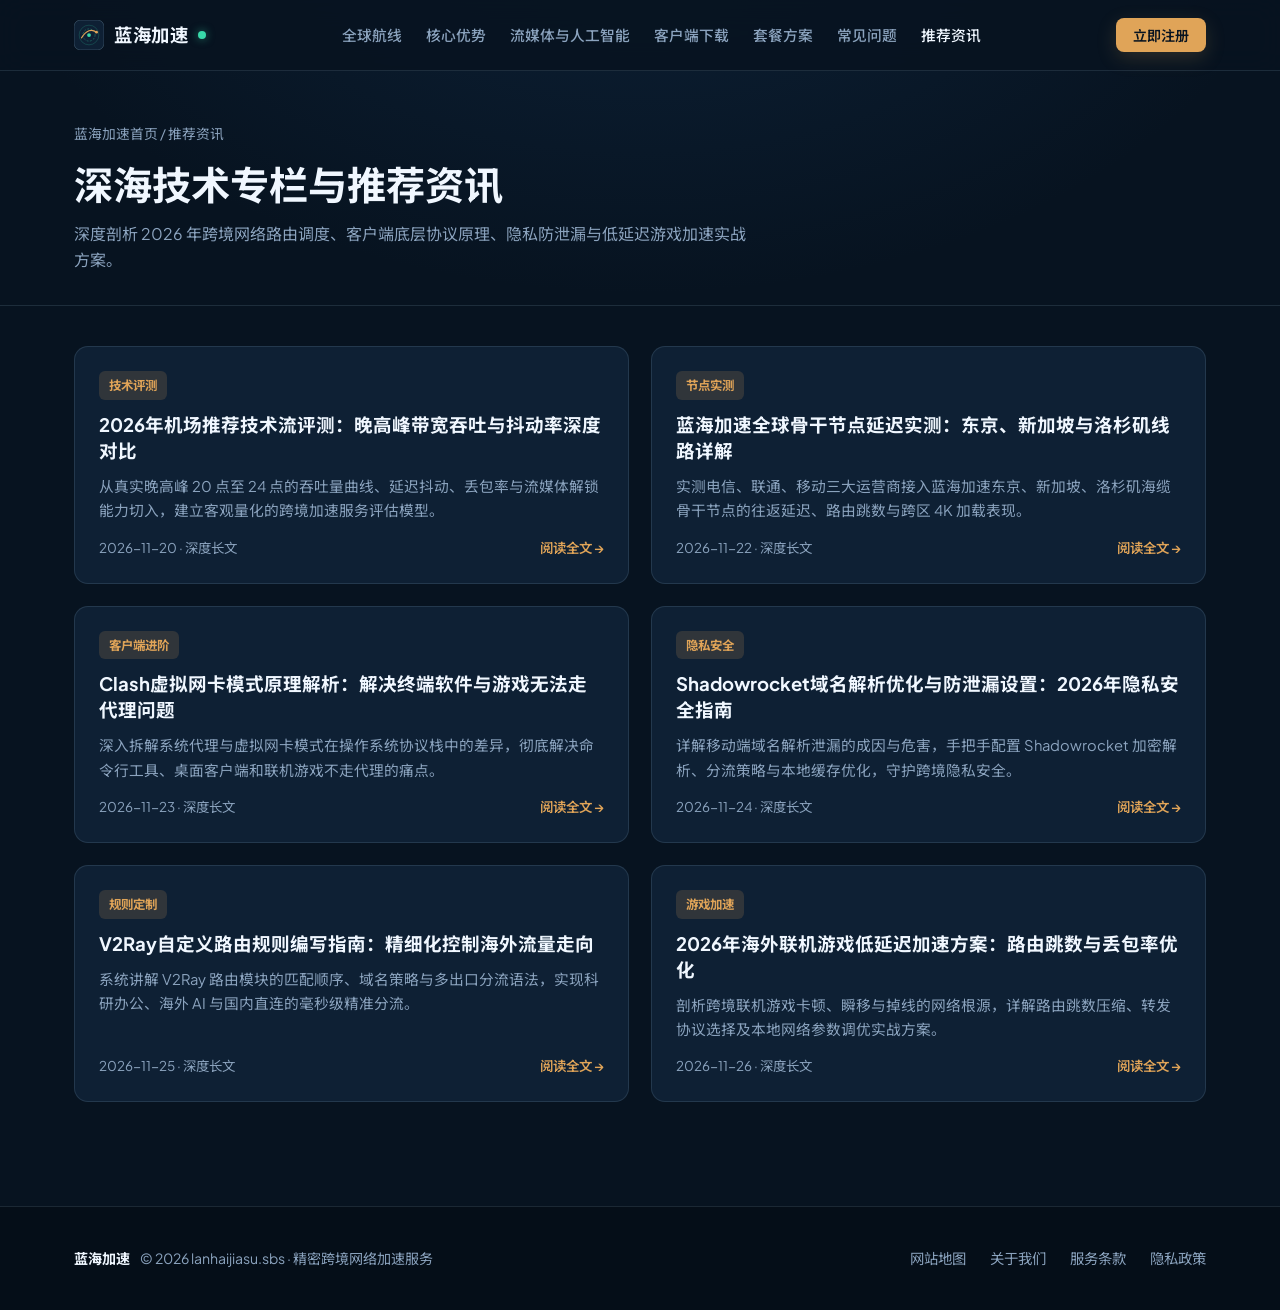
<file: shenhai-5r1q.html>
<!DOCTYPE html>
<html lang="zh-CN">
<head>
  <meta charset="UTF-8">
  <meta name="viewport" content="width=device-width, initial-scale=1.0">
  <title>推荐资讯与跨境网络技术指南 — 蓝海加速</title>
  <meta name="description" content="蓝海加速推荐资讯中心，汇聚2026年机场推荐实测、节点延迟评测、Clash虚拟网卡模式、Shadowrocket防泄漏设置、V2Ray路由规则与游戏低延迟加速教程。">
  <meta name="keywords" content="蓝海加速,推荐资讯,机场推荐评测,节点延迟实测,Clash教程,Shadowrocket教程,V2Ray路由规则">
  <link rel="canonical" href="https://lanhaijiasu.sbs/shenhai-5r1q.html">
  <link rel="icon" type="image/svg+xml" href="assets/img/brand-mark.svg">
  <link rel="preconnect" href="https://fonts.googleapis.com">
  <link rel="preconnect" href="https://fonts.gstatic.com" crossorigin>
  <link href="https://fonts.googleapis.com/css2?family=JetBrains+Mono:wght@500;700&family=Noto+Sans+SC:wght@400;500;700;800&family=Plus+Jakarta+Sans:wght@600;700;800&display=swap" rel="stylesheet">
  <link rel="stylesheet" href="assets/style.css">
</head>
<body>
  <header class="site-header">
    <div class="container header-inner">
      <a class="brand" href="index.html">
        <img src="assets/img/brand-mark.svg" alt="蓝海加速声呐罗盘图标" width="30" height="30">
        <span>蓝海加速</span>
        <span class="brand-dot" aria-hidden="true"></span>
      </a>
      <nav aria-label="主导航">
        <ul class="nav-links" id="navLinks">
          <li><a href="#routes">全球航线</a></li>
          <li><a href="#advantages">核心优势</a></li>
          <li><a href="#media-ai">流媒体与人工智能</a></li>
          <li><a href="#downloads">客户端下载</a></li>
          <li><a href="#pricing">套餐方案</a></li>
          <li><a href="#faq">常见问题</a></li>
          <li><a href="shenhai-5r1q.html" class="active">推荐资讯</a></li>
        </ul>
      </nav>
      <div class="nav-actions">
        <a class="btn btn-primary btn-sm" href="https://cola.flyvaff.com/#/register/?code=ZUwI0gXX" rel="nofollow" target="_blank">立即注册</a>
        <button class="menu-toggle" id="menuToggle" type="button" aria-label="展开导航菜单" aria-expanded="false">☰</button>
      </div>
    </div>
  </header>

  <main>
    <section class="page-hero">
      <div class="container">
        <div class="breadcrumb"><a href="index.html">蓝海加速首页</a> / 推荐资讯</div>
        <h1>深海技术专栏与推荐资讯</h1>
        <p style="color: var(--text-muted); max-width: 680px; margin-top: 8px;">
          深度剖析 2026 年跨境网络路由调度、客户端底层协议原理、隐私防泄漏与低延迟游戏加速实战方案。
        </p>
      </div>
    </section>

    <section class="container">
      <div class="article-grid">
        <article class="glow-card article-card">
          <div>
            <span class="plan-badge">技术评测</span>
            <h2><a href="articles/2026-zhuanxian-jichang-tuijian.html">2026年机场推荐技术流评测：晚高峰带宽吞吐与抖动率深度对比</a></h2>
            <p style="margin-top: 10px;">
              从真实晚高峰 20 点至 24 点的吞吐量曲线、延迟抖动、丢包率与流媒体解锁能力切入，建立客观量化的跨境加速服务评估模型。
            </p>
          </div>
          <div style="display:flex; justify-content:space-between; align-items:center; font-size:0.84rem; color:var(--text-muted);">
            <span>2026-11-20 · 深度长文</span>
            <a href="articles/2026-zhuanxian-jichang-tuijian.html" style="color:var(--accent-brass); font-weight:600;">阅读全文 →</a>
          </div>
        </article>

        <article class="glow-card article-card">
          <div>
            <span class="plan-badge">节点实测</span>
            <h2><a href="articles/lanhaijiasu-yanchi-ceshi.html">蓝海加速全球骨干节点延迟实测：东京、新加坡与洛杉矶线路详解</a></h2>
            <p style="margin-top: 10px;">
              实测电信、联通、移动三大运营商接入蓝海加速东京、新加坡、洛杉矶海缆骨干节点的往返延迟、路由跳数与跨区 4K 加载表现。
            </p>
          </div>
          <div style="display:flex; justify-content:space-between; align-items:center; font-size:0.84rem; color:var(--text-muted);">
            <span>2026-11-22 · 深度长文</span>
            <a href="articles/lanhaijiasu-yanchi-ceshi.html" style="color:var(--accent-brass); font-weight:600;">阅读全文 →</a>
          </div>
        </article>

        <article class="glow-card article-card">
          <div>
            <span class="plan-badge">客户端进阶</span>
            <h2><a href="articles/clash-tun-moshi-xiangjie.html">Clash虚拟网卡模式原理解析：解决终端软件与游戏无法走代理问题</a></h2>
            <p style="margin-top: 10px;">
              深入拆解系统代理与虚拟网卡模式在操作系统协议栈中的差异，彻底解决命令行工具、桌面客户端和联机游戏不走代理的痛点。
            </p>
          </div>
          <div style="display:flex; justify-content:space-between; align-items:center; font-size:0.84rem; color:var(--text-muted);">
            <span>2026-11-23 · 深度长文</span>
            <a href="articles/clash-tun-moshi-xiangjie.html" style="color:var(--accent-brass); font-weight:600;">阅读全文 →</a>
          </div>
        </article>

        <article class="glow-card article-card">
          <div>
            <span class="plan-badge">隐私安全</span>
            <h2><a href="articles/shadowrocket-dns-xielou-fanghu.html">Shadowrocket域名解析优化与防泄漏设置：2026年隐私安全指南</a></h2>
            <p style="margin-top: 10px;">
              详解移动端域名解析泄漏的成因与危害，手把手配置 Shadowrocket 加密解析、分流策略与本地缓存优化，守护跨境隐私安全。
            </p>
          </div>
          <div style="display:flex; justify-content:space-between; align-items:center; font-size:0.84rem; color:var(--text-muted);">
            <span>2026-11-24 · 深度长文</span>
            <a href="articles/shadowrocket-dns-xielou-fanghu.html" style="color:var(--accent-brass); font-weight:600;">阅读全文 →</a>
          </div>
        </article>

        <article class="glow-card article-card">
          <div>
            <span class="plan-badge">规则定制</span>
            <h2><a href="articles/v2ray-luyou-guize-dingzhi.html">V2Ray自定义路由规则编写指南：精细化控制海外流量走向</a></h2>
            <p style="margin-top: 10px;">
              系统讲解 V2Ray 路由模块的匹配顺序、域名策略与多出口分流语法，实现科研办公、海外 AI 与国内直连的毫秒级精准分流。
            </p>
          </div>
          <div style="display:flex; justify-content:space-between; align-items:center; font-size:0.84rem; color:var(--text-muted);">
            <span>2026-11-25 · 深度长文</span>
            <a href="articles/v2ray-luyou-guize-dingzhi.html" style="color:var(--accent-brass); font-weight:600;">阅读全文 →</a>
          </div>
        </article>

        <article class="glow-card article-card">
          <div>
            <span class="plan-badge">游戏加速</span>
            <h2><a href="articles/kuajing-youxi-diyanchi-jiasu.html">2026年海外联机游戏低延迟加速方案：路由跳数与丢包率优化</a></h2>
            <p style="margin-top: 10px;">
              剖析跨境联机游戏卡顿、瞬移与掉线的网络根源，详解路由跳数压缩、转发协议选择及本地网络参数调优实战方案。
            </p>
          </div>
          <div style="display:flex; justify-content:space-between; align-items:center; font-size:0.84rem; color:var(--text-muted);">
            <span>2026-11-26 · 深度长文</span>
            <a href="articles/kuajing-youxi-diyanchi-jiasu.html" style="color:var(--accent-brass); font-weight:600;">阅读全文 →</a>
          </div>
        </article>
      </div>
    </section>
  </main>

  <footer class="site-footer">
    <div class="container footer-inner">
      <div class="footer-brand">
        <strong>蓝海加速</strong>
        <span>© 2026 lanhaijiasu.sbs · 精密跨境网络加速服务</span>
      </div>
      <ul class="footer-links">
        <li><a href="sitemap.html" target="_blank">网站地图</a></li>
        <li><a href="about.html" target="_blank">关于我们</a></li>
        <li><a href="terms.html" target="_blank">服务条款</a></li>
        <li><a href="privacy.html" target="_blank">隐私政策</a></li>
      </ul>
    </div>
  </footer>
  <script src="assets/app.js" defer></script>
</body>
</html>
</file>
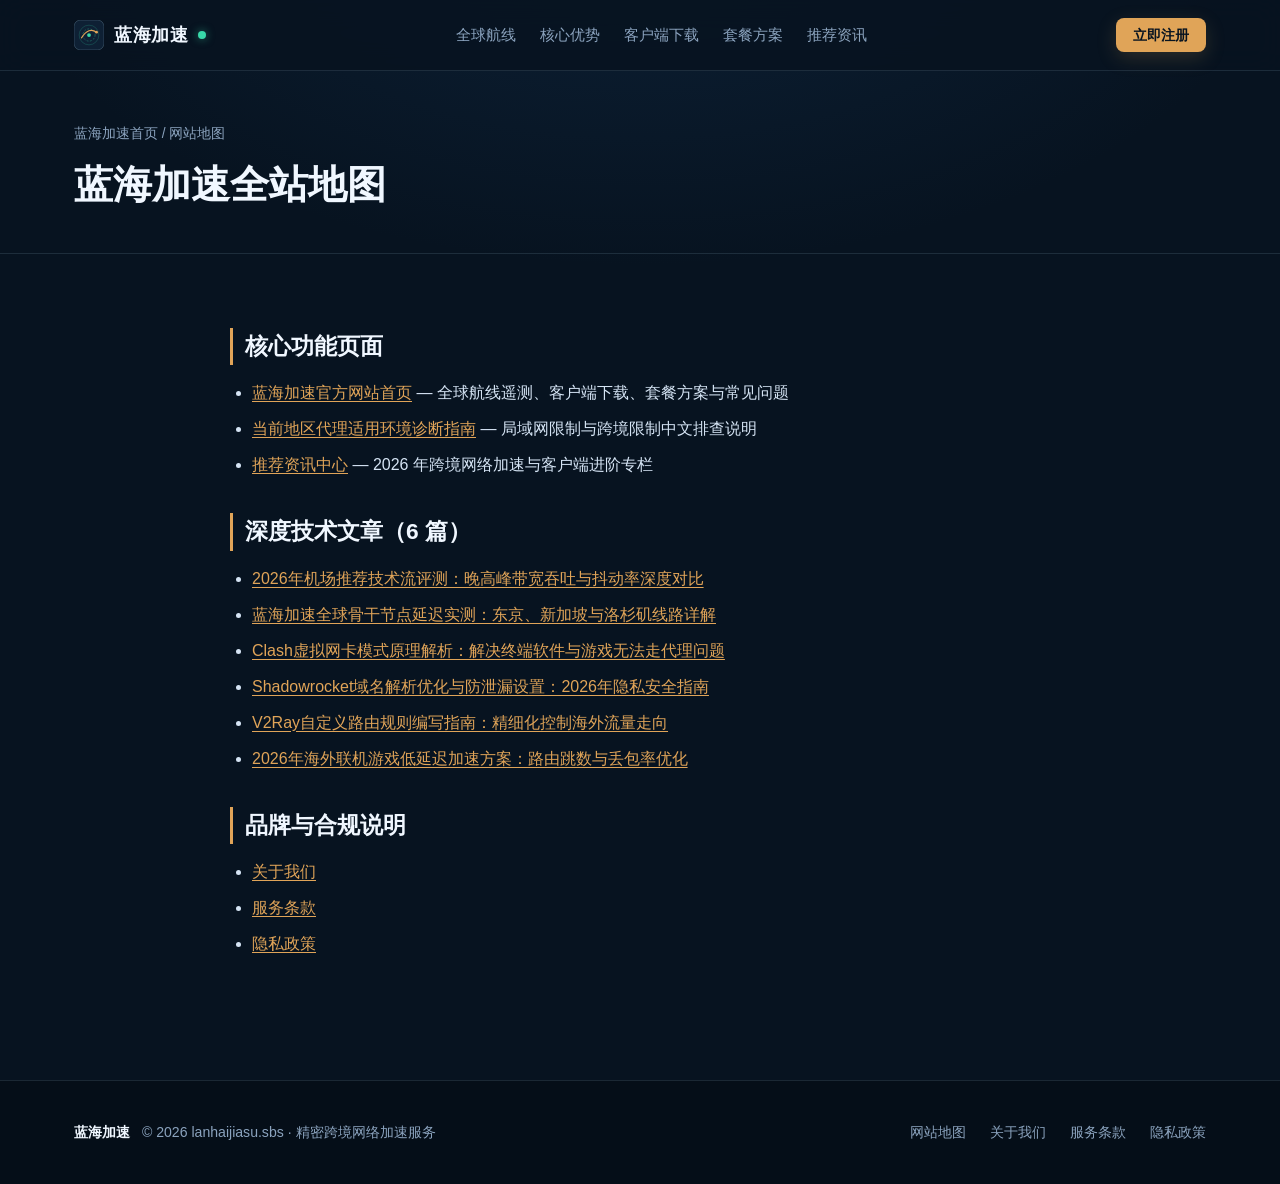
<file: sitemap.html>
<!DOCTYPE html>
<html lang="zh-CN">
<head>
  <meta charset="UTF-8">
  <meta name="viewport" content="width=device-width, initial-scale=1.0">
  <title>网站地图 — 蓝海加速官网全站索引</title>
  <meta name="description" content="蓝海加速网站地图，提供官网首页、地区代理环境诊断、推荐资讯专栏、全部6篇技术深度文章及关于我们、服务条款、隐私政策页面直达入口。">
  <meta name="keywords" content="蓝海加速网站地图,全站索引,跨境网络指南,技术文章目录">
  <link rel="canonical" href="https://lanhaijiasu.sbs/sitemap.html">
  <link rel="icon" type="image/svg+xml" href="assets/img/brand-mark.svg">
  <link rel="stylesheet" href="assets/style.css">
</head>
<body>
  <header class="site-header">
    <div class="container header-inner">
      <a class="brand" href="index.html">
        <img src="assets/img/brand-mark.svg" alt="蓝海加速声呐罗盘图标" width="30" height="30">
        <span>蓝海加速</span>
        <span class="brand-dot" aria-hidden="true"></span>
      </a>
      <nav aria-label="主导航">
        <ul class="nav-links" id="navLinks">
          <li><a href="#routes">全球航线</a></li>
          <li><a href="#advantages">核心优势</a></li>
          <li><a href="#downloads">客户端下载</a></li>
          <li><a href="#pricing">套餐方案</a></li>
          <li><a href="shenhai-5r1q.html">推荐资讯</a></li>
        </ul>
      </nav>
      <div class="nav-actions">
        <a class="btn btn-primary btn-sm" href="https://cola.flyvaff.com/#/register/?code=ZUwI0gXX" rel="nofollow" target="_blank">立即注册</a>
      </div>
    </div>
  </header>

  <main>
    <section class="page-hero">
      <div class="container">
        <div class="breadcrumb"><a href="index.html">蓝海加速首页</a> / 网站地图</div>
        <h1>蓝海加速全站地图</h1>
      </div>
    </section>
    <section class="container prose">
      <h2>核心功能页面</h2>
      <ul>
        <li><a href="index.html">蓝海加速官方网站首页</a> — 全球航线遥测、客户端下载、套餐方案与常见问题</li>
        <li><a href="xianlu-zhenduan.html">当前地区代理适用环境诊断指南</a> — 局域网限制与跨境限制中文排查说明</li>
        <li><a href="shenhai-5r1q.html">推荐资讯中心</a> — 2026 年跨境网络加速与客户端进阶专栏</li>
      </ul>

      <h2>深度技术文章（6 篇）</h2>
      <ul>
        <li><a href="articles/2026-zhuanxian-jichang-tuijian.html">2026年机场推荐技术流评测：晚高峰带宽吞吐与抖动率深度对比</a></li>
        <li><a href="articles/lanhaijiasu-yanchi-ceshi.html">蓝海加速全球骨干节点延迟实测：东京、新加坡与洛杉矶线路详解</a></li>
        <li><a href="articles/clash-tun-moshi-xiangjie.html">Clash虚拟网卡模式原理解析：解决终端软件与游戏无法走代理问题</a></li>
        <li><a href="articles/shadowrocket-dns-xielou-fanghu.html">Shadowrocket域名解析优化与防泄漏设置：2026年隐私安全指南</a></li>
        <li><a href="articles/v2ray-luyou-guize-dingzhi.html">V2Ray自定义路由规则编写指南：精细化控制海外流量走向</a></li>
        <li><a href="articles/kuajing-youxi-diyanchi-jiasu.html">2026年海外联机游戏低延迟加速方案：路由跳数与丢包率优化</a></li>
      </ul>

      <h2>品牌与合规说明</h2>
      <ul>
        <li><a href="about.html">关于我们</a></li>
        <li><a href="terms.html">服务条款</a></li>
        <li><a href="privacy.html">隐私政策</a></li>
      </ul>
    </section>
  </main>

  <footer class="site-footer">
    <div class="container footer-inner">
      <div class="footer-brand">
        <strong>蓝海加速</strong>
        <span>© 2026 lanhaijiasu.sbs · 精密跨境网络加速服务</span>
      </div>
      <ul class="footer-links">
        <li><a href="sitemap.html" target="_blank">网站地图</a></li>
        <li><a href="about.html" target="_blank">关于我们</a></li>
        <li><a href="terms.html" target="_blank">服务条款</a></li>
        <li><a href="privacy.html" target="_blank">隐私政策</a></li>
      </ul>
    </div>
  </footer>
</body>
</html>
</file>
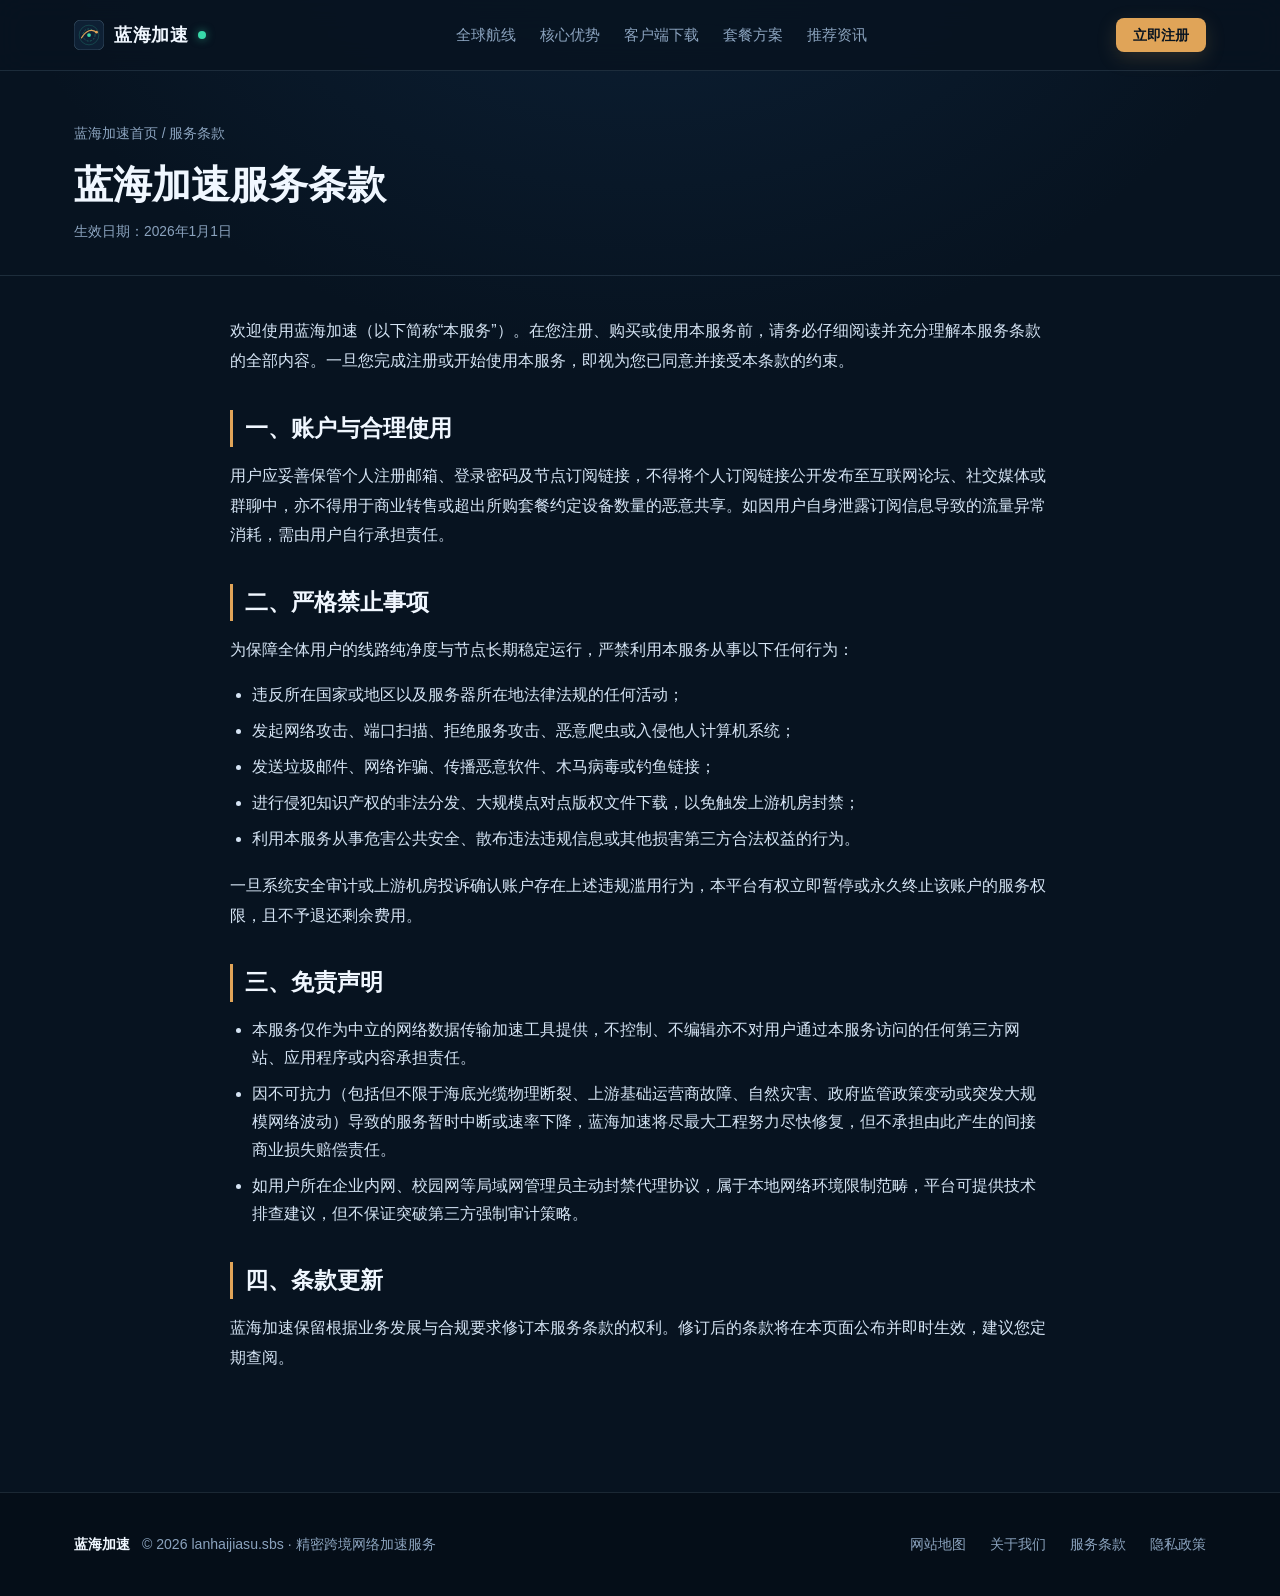
<file: terms.html>
<!DOCTYPE html>
<html lang="zh-CN">
<head>
  <meta charset="UTF-8">
  <meta name="viewport" content="width=device-width, initial-scale=1.0">
  <title>服务条款 — 蓝海加速使用规范与免责声明</title>
  <meta name="description" content="阅读蓝海加速服务条款，了解账户使用规范、严格禁止事项及网络服务免责声明。">
  <meta name="keywords" content="蓝海加速服务条款,使用规范,禁止事项,免责声明">
  <link rel="canonical" href="https://lanhaijiasu.sbs/terms.html">
  <link rel="icon" type="image/svg+xml" href="assets/img/brand-mark.svg">
  <link rel="stylesheet" href="assets/style.css">
</head>
<body>
  <header class="site-header">
    <div class="container header-inner">
      <a class="brand" href="index.html">
        <img src="assets/img/brand-mark.svg" alt="蓝海加速声呐罗盘图标" width="30" height="30">
        <span>蓝海加速</span>
        <span class="brand-dot" aria-hidden="true"></span>
      </a>
      <nav aria-label="主导航">
        <ul class="nav-links">
          <li><a href="#routes">全球航线</a></li>
          <li><a href="#advantages">核心优势</a></li>
          <li><a href="#downloads">客户端下载</a></li>
          <li><a href="#pricing">套餐方案</a></li>
          <li><a href="shenhai-5r1q.html">推荐资讯</a></li>
        </ul>
      </nav>
      <div class="nav-actions">
        <a class="btn btn-primary btn-sm" href="https://cola.flyvaff.com/#/register/?code=ZUwI0gXX" rel="nofollow" target="_blank">立即注册</a>
      </div>
    </div>
  </header>

  <main>
    <section class="page-hero">
      <div class="container">
        <div class="breadcrumb"><a href="index.html">蓝海加速首页</a> / 服务条款</div>
        <h1>蓝海加速服务条款</h1>
        <div class="article-meta"><span>生效日期：2026年1月1日</span></div>
      </div>
    </section>

    <section class="container prose">
      <p>
        欢迎使用蓝海加速（以下简称“本服务”）。在您注册、购买或使用本服务前，请务必仔细阅读并充分理解本服务条款的全部内容。一旦您完成注册或开始使用本服务，即视为您已同意并接受本条款的约束。
      </p>

      <h2>一、账户与合理使用</h2>
      <p>
        用户应妥善保管个人注册邮箱、登录密码及节点订阅链接，不得将个人订阅链接公开发布至互联网论坛、社交媒体或群聊中，亦不得用于商业转售或超出所购套餐约定设备数量的恶意共享。如因用户自身泄露订阅信息导致的流量异常消耗，需由用户自行承担责任。
      </p>

      <h2>二、严格禁止事项</h2>
      <p>为保障全体用户的线路纯净度与节点长期稳定运行，严禁利用本服务从事以下任何行为：</p>
      <ul>
        <li>违反所在国家或地区以及服务器所在地法律法规的任何活动；</li>
        <li>发起网络攻击、端口扫描、拒绝服务攻击、恶意爬虫或入侵他人计算机系统；</li>
        <li>发送垃圾邮件、网络诈骗、传播恶意软件、木马病毒或钓鱼链接；</li>
        <li>进行侵犯知识产权的非法分发、大规模点对点版权文件下载，以免触发上游机房封禁；</li>
        <li>利用本服务从事危害公共安全、散布违法违规信息或其他损害第三方合法权益的行为。</li>
      </ul>
      <p>
        一旦系统安全审计或上游机房投诉确认账户存在上述违规滥用行为，本平台有权立即暂停或永久终止该账户的服务权限，且不予退还剩余费用。
      </p>

      <h2>三、免责声明</h2>
      <ul>
        <li>本服务仅作为中立的网络数据传输加速工具提供，不控制、不编辑亦不对用户通过本服务访问的任何第三方网站、应用程序或内容承担责任。</li>
        <li>因不可抗力（包括但不限于海底光缆物理断裂、上游基础运营商故障、自然灾害、政府监管政策变动或突发大规模网络波动）导致的服务暂时中断或速率下降，蓝海加速将尽最大工程努力尽快修复，但不承担由此产生的间接商业损失赔偿责任。</li>
        <li>如用户所在企业内网、校园网等局域网管理员主动封禁代理协议，属于本地网络环境限制范畴，平台可提供技术排查建议，但不保证突破第三方强制审计策略。</li>
      </ul>

      <h2>四、条款更新</h2>
      <p>
        蓝海加速保留根据业务发展与合规要求修订本服务条款的权利。修订后的条款将在本页面公布并即时生效，建议您定期查阅。
      </p>
    </section>
  </main>

  <footer class="site-footer">
    <div class="container footer-inner">
      <div class="footer-brand">
        <strong>蓝海加速</strong>
        <span>© 2026 lanhaijiasu.sbs · 精密跨境网络加速服务</span>
      </div>
      <ul class="footer-links">
        <li><a href="sitemap.html" target="_blank">网站地图</a></li>
        <li><a href="about.html" target="_blank">关于我们</a></li>
        <li><a href="terms.html" target="_blank">服务条款</a></li>
        <li><a href="privacy.html" target="_blank">隐私政策</a></li>
      </ul>
    </div>
  </footer>
</body>
</html>
</file>
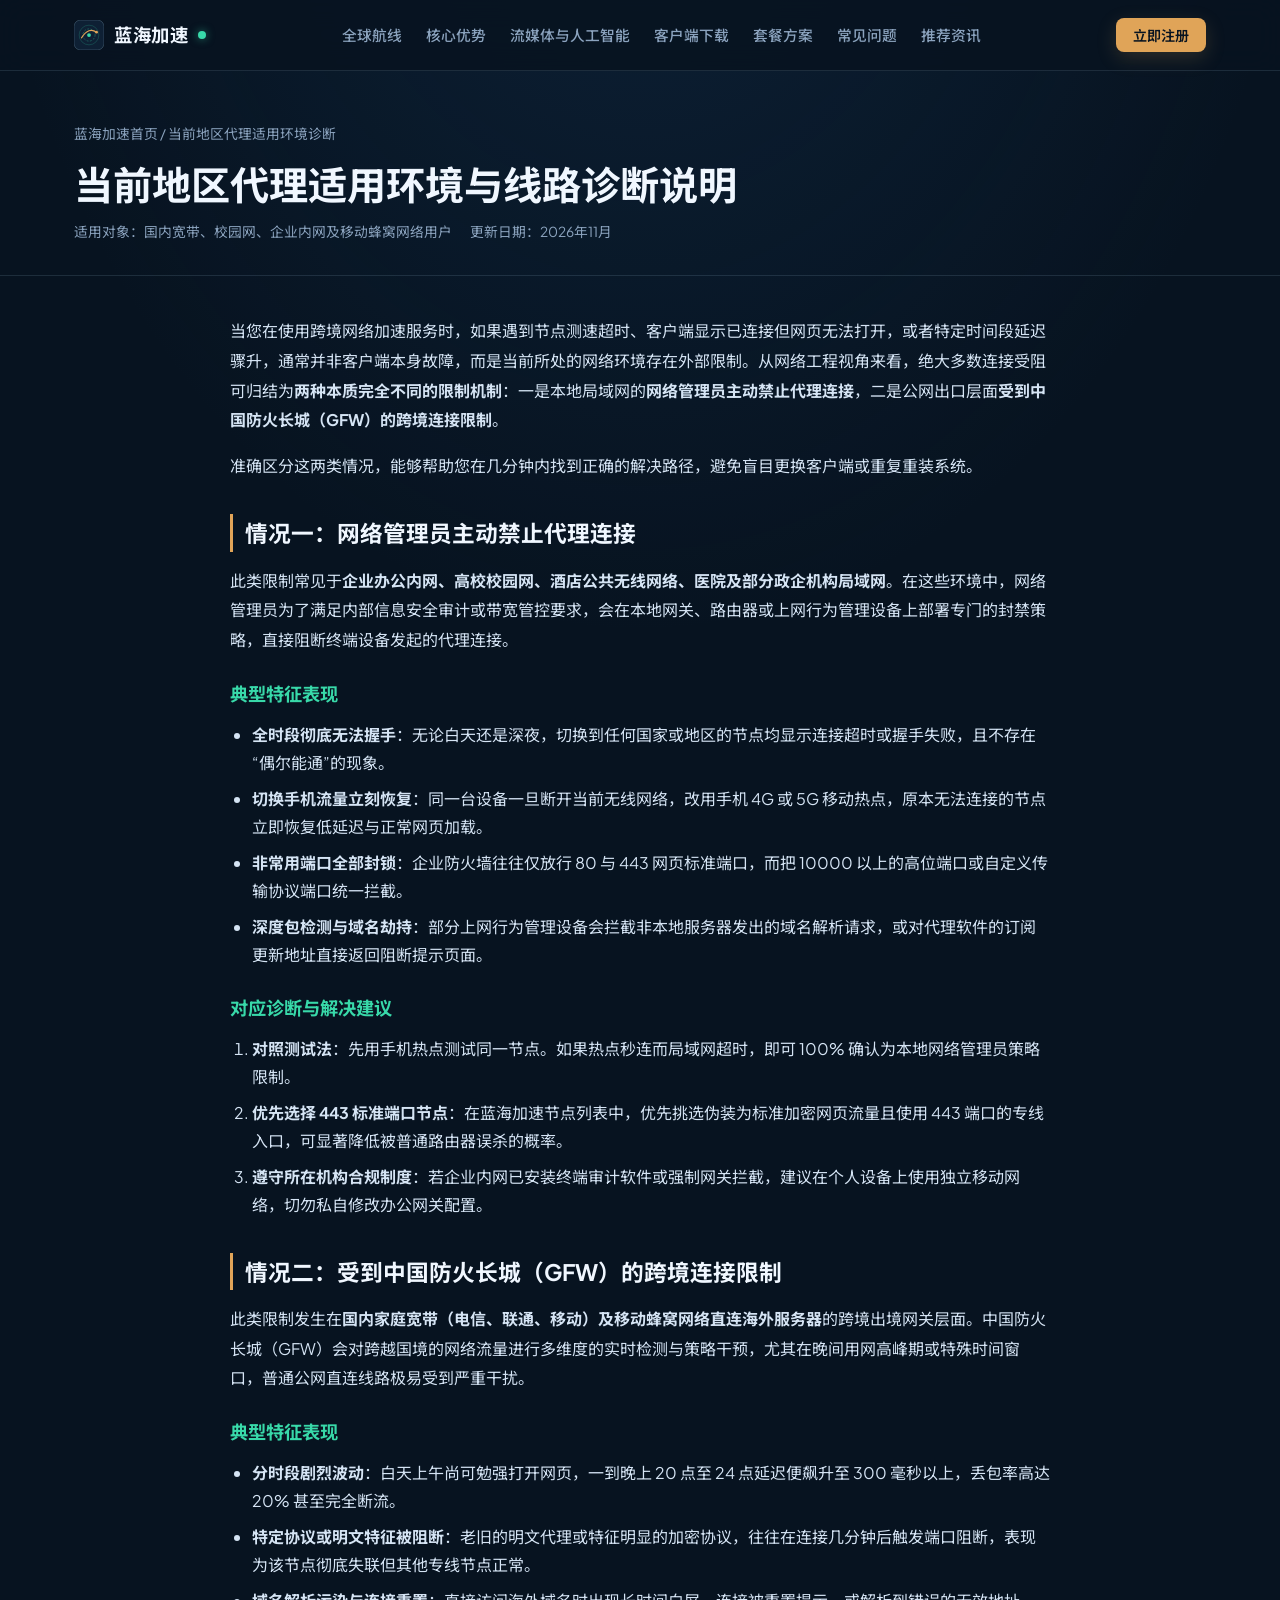
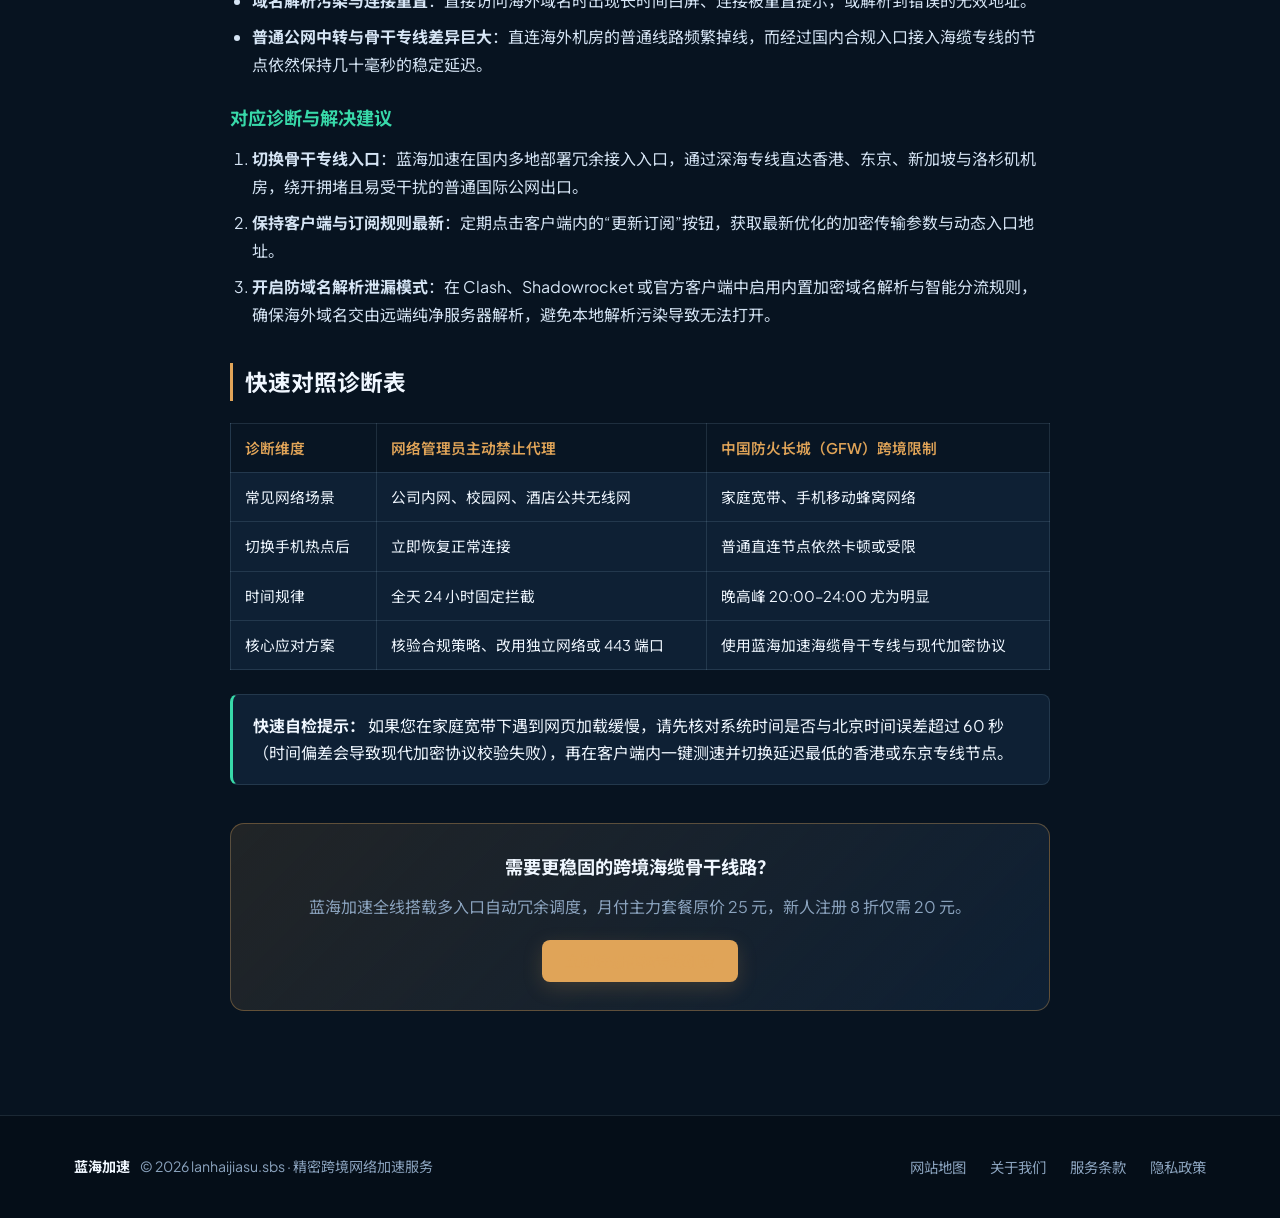
<file: xianlu-zhenduan.html>
<!DOCTYPE html>
<html lang="zh-CN">
<head>
  <meta charset="UTF-8">
  <meta name="viewport" content="width=device-width, initial-scale=1.0">
  <title>当前地区代理适用环境诊断指南 — 蓝海加速线路排查说明</title>
  <meta name="description" content="蓝海加速线路诊断页面，详细解析网络管理员主动禁止代理连接与中国防火长城跨境限制两种典型场景，提供清晰的中文排查方法与优化建议。">
  <meta name="keywords" content="蓝海加速,线路诊断,代理环境检测,网络管理员禁止代理,跨境连接限制,网络加速排查">
  <link rel="canonical" href="xianlu-zhenduan.html">
  <link rel="icon" type="image/svg+xml" href="assets/img/brand-mark.svg">
  <meta property="og:type" content="article">
  <meta property="og:title" content="当前地区代理适用环境诊断指南 — 蓝海加速">
  <meta property="og:description" content="详细区分局域网管理员主动封禁代理与跨境网络限制两类原因，助您快速恢复高速稳定连接。">
  <meta property="og:url" content="https://lanhaijiasu.sbs/xianlu-zhenduan.html">
  <meta property="og:image" content="https://lanhaijiasu.sbs/assets/img/og-cover.svg">
  <link rel="preconnect" href="https://fonts.googleapis.com">
  <link rel="preconnect" href="https://fonts.gstatic.com" crossorigin>
  <link href="https://fonts.googleapis.com/css2?family=JetBrains+Mono:wght@500;700&family=Noto+Sans+SC:wght@400;500;700;800&family=Plus+Jakarta+Sans:wght@600;700;800&display=swap" rel="stylesheet">
  <link rel="stylesheet" href="assets/style.css">
</head>
<body>
  <header class="site-header">
    <div class="container header-inner">
      <a class="brand" href="index.html">
        <img src="assets/img/brand-mark.svg" alt="蓝海加速声呐罗盘图标" width="30" height="30">
        <span>蓝海加速</span>
        <span class="brand-dot" aria-hidden="true"></span>
      </a>
      <nav aria-label="主导航">
        <ul class="nav-links" id="navLinks">
          <li><a href="#routes">全球航线</a></li>
          <li><a href="#advantages">核心优势</a></li>
          <li><a href="#media-ai">流媒体与人工智能</a></li>
          <li><a href="#downloads">客户端下载</a></li>
          <li><a href="#pricing">套餐方案</a></li>
          <li><a href="#faq">常见问题</a></li>
          <li><a href="shenhai-5r1q.html">推荐资讯</a></li>
        </ul>
      </nav>
      <div class="nav-actions">
        <a class="btn btn-primary btn-sm" href="https://cola.flyvaff.com/#/register/?code=ZUwI0gXX" rel="nofollow" target="_blank">立即注册</a>
        <button class="menu-toggle" id="menuToggle" type="button" aria-label="展开导航菜单" aria-expanded="false">☰</button>
      </div>
    </div>
  </header>

  <main>
    <section class="page-hero">
      <div class="container">
        <div class="breadcrumb"><a href="index.html">蓝海加速首页</a> / 当前地区代理适用环境诊断</div>
        <h1>当前地区代理适用环境与线路诊断说明</h1>
        <div class="article-meta">
          <span>适用对象：国内宽带、校园网、企业内网及移动蜂窝网络用户</span>
          <span>更新日期：2026年11月</span>
        </div>
      </div>
    </section>

    <article class="container prose">
      <p>
        当您在使用跨境网络加速服务时，如果遇到节点测速超时、客户端显示已连接但网页无法打开，或者特定时间段延迟骤升，通常并非客户端本身故障，而是当前所处的网络环境存在外部限制。从网络工程视角来看，绝大多数连接受阻可归结为<strong>两种本质完全不同的限制机制</strong>：一是本地局域网的<strong>网络管理员主动禁止代理连接</strong>，二是公网出口层面<strong>受到中国防火长城（GFW）的跨境连接限制</strong>。
      </p>
      <p>
        准确区分这两类情况，能够帮助您在几分钟内找到正确的解决路径，避免盲目更换客户端或重复重装系统。
      </p>

      <h2>情况一：网络管理员主动禁止代理连接</h2>
      <p>
        此类限制常见于<strong>企业办公内网、高校校园网、酒店公共无线网络、医院及部分政企机构局域网</strong>。在这些环境中，网络管理员为了满足内部信息安全审计或带宽管控要求，会在本地网关、路由器或上网行为管理设备上部署专门的封禁策略，直接阻断终端设备发起的代理连接。
      </p>
      <h3>典型特征表现</h3>
      <ul>
        <li><strong>全时段彻底无法握手</strong>：无论白天还是深夜，切换到任何国家或地区的节点均显示连接超时或握手失败，且不存在“偶尔能通”的现象。</li>
        <li><strong>切换手机流量立刻恢复</strong>：同一台设备一旦断开当前无线网络，改用手机 4G 或 5G 移动热点，原本无法连接的节点立即恢复低延迟与正常网页加载。</li>
        <li><strong>非常用端口全部封锁</strong>：企业防火墙往往仅放行 80 与 443 网页标准端口，而把 10000 以上的高位端口或自定义传输协议端口统一拦截。</li>
        <li><strong>深度包检测与域名劫持</strong>：部分上网行为管理设备会拦截非本地服务器发出的域名解析请求，或对代理软件的订阅更新地址直接返回阻断提示页面。</li>
      </ul>
      <h3>对应诊断与解决建议</h3>
      <ol>
        <li><strong>对照测试法</strong>：先用手机热点测试同一节点。如果热点秒连而局域网超时，即可 100% 确认为本地网络管理员策略限制。</li>
        <li><strong>优先选择 443 标准端口节点</strong>：在蓝海加速节点列表中，优先挑选伪装为标准加密网页流量且使用 443 端口的专线入口，可显著降低被普通路由器误杀的概率。</li>
        <li><strong>遵守所在机构合规制度</strong>：若企业内网已安装终端审计软件或强制网关拦截，建议在个人设备上使用独立移动网络，切勿私自修改办公网关配置。</li>
      </ol>

      <h2>情况二：受到中国防火长城（GFW）的跨境连接限制</h2>
      <p>
        此类限制发生在<strong>国内家庭宽带（电信、联通、移动）及移动蜂窝网络直连海外服务器</strong>的跨境出境网关层面。中国防火长城（GFW）会对跨越国境的网络流量进行多维度的实时检测与策略干预，尤其在晚间用网高峰期或特殊时间窗口，普通公网直连线路极易受到严重干扰。
      </p>
      <h3>典型特征表现</h3>
      <ul>
        <li><strong>分时段剧烈波动</strong>：白天上午尚可勉强打开网页，一到晚上 20 点至 24 点延迟便飙升至 300 毫秒以上，丢包率高达 20% 甚至完全断流。</li>
        <li><strong>特定协议或明文特征被阻断</strong>：老旧的明文代理或特征明显的加密协议，往往在连接几分钟后触发端口阻断，表现为该节点彻底失联但其他专线节点正常。</li>
        <li><strong>域名解析污染与连接重置</strong>：直接访问海外域名时出现长时间白屏、连接被重置提示，或解析到错误的无效地址。</li>
        <li><strong>普通公网中转与骨干专线差异巨大</strong>：直连海外机房的普通线路频繁掉线，而经过国内合规入口接入海缆专线的节点依然保持几十毫秒的稳定延迟。</li>
      </ul>
      <h3>对应诊断与解决建议</h3>
      <ol>
        <li><strong>切换骨干专线入口</strong>：蓝海加速在国内多地部署冗余接入入口，通过深海专线直达香港、东京、新加坡与洛杉矶机房，绕开拥堵且易受干扰的普通国际公网出口。</li>
        <li><strong>保持客户端与订阅规则最新</strong>：定期点击客户端内的“更新订阅”按钮，获取最新优化的加密传输参数与动态入口地址。</li>
        <li><strong>开启防域名解析泄漏模式</strong>：在 Clash、Shadowrocket 或官方客户端中启用内置加密域名解析与智能分流规则，确保海外域名交由远端纯净服务器解析，避免本地解析污染导致无法打开。</li>
      </ol>

      <h2>快速对照诊断表</h2>
      <table>
        <thead>
          <tr>
            <th>诊断维度</th>
            <th>网络管理员主动禁止代理</th>
            <th>中国防火长城（GFW）跨境限制</th>
          </tr>
        </thead>
        <tbody>
          <tr>
            <td>常见网络场景</td>
            <td>公司内网、校园网、酒店公共无线网</td>
            <td>家庭宽带、手机移动蜂窝网络</td>
          </tr>
          <tr>
            <td>切换手机热点后</td>
            <td>立即恢复正常连接</td>
            <td>普通直连节点依然卡顿或受限</td>
          </tr>
          <tr>
            <td>时间规律</td>
            <td>全天 24 小时固定拦截</td>
            <td>晚高峰 20:00–24:00 尤为明显</td>
          </tr>
          <tr>
            <td>核心应对方案</td>
            <td>核验合规策略、改用独立网络或 443 端口</td>
            <td>使用蓝海加速海缆骨干专线与现代加密协议</td>
          </tr>
        </tbody>
      </table>

      <div class="callout">
        <strong>快速自检提示：</strong> 如果您在家庭宽带下遇到网页加载缓慢，请先核对系统时间是否与北京时间误差超过 60 秒（时间偏差会导致现代加密协议校验失败），再在客户端内一键测速并切换延迟最低的香港或东京专线节点。
      </div>

      <div class="cta-banner">
        <h3>需要更稳固的跨境海缆骨干线路？</h3>
        <p>蓝海加速全线搭载多入口自动冗余调度，月付主力套餐原价 25 元，新人注册 8 折仅需 20 元。</p>
        <a class="btn btn-primary" href="https://cola.flyvaff.com/#/register/?code=ZUwI0gXX" rel="nofollow" target="_blank">立即注册体验专线加速</a>
      </div>
    </article>
  </main>

  <footer class="site-footer">
    <div class="container footer-inner">
      <div class="footer-brand">
        <strong>蓝海加速</strong>
        <span>© 2026 lanhaijiasu.sbs · 精密跨境网络加速服务</span>
      </div>
      <ul class="footer-links">
        <li><a href="sitemap.html" target="_blank">网站地图</a></li>
        <li><a href="about.html" target="_blank">关于我们</a></li>
        <li><a href="terms.html" target="_blank">服务条款</a></li>
        <li><a href="privacy.html" target="_blank">隐私政策</a></li>
      </ul>
    </div>
  </footer>
  <script src="assets/app.js" defer></script>
</body>
</html>
</file>
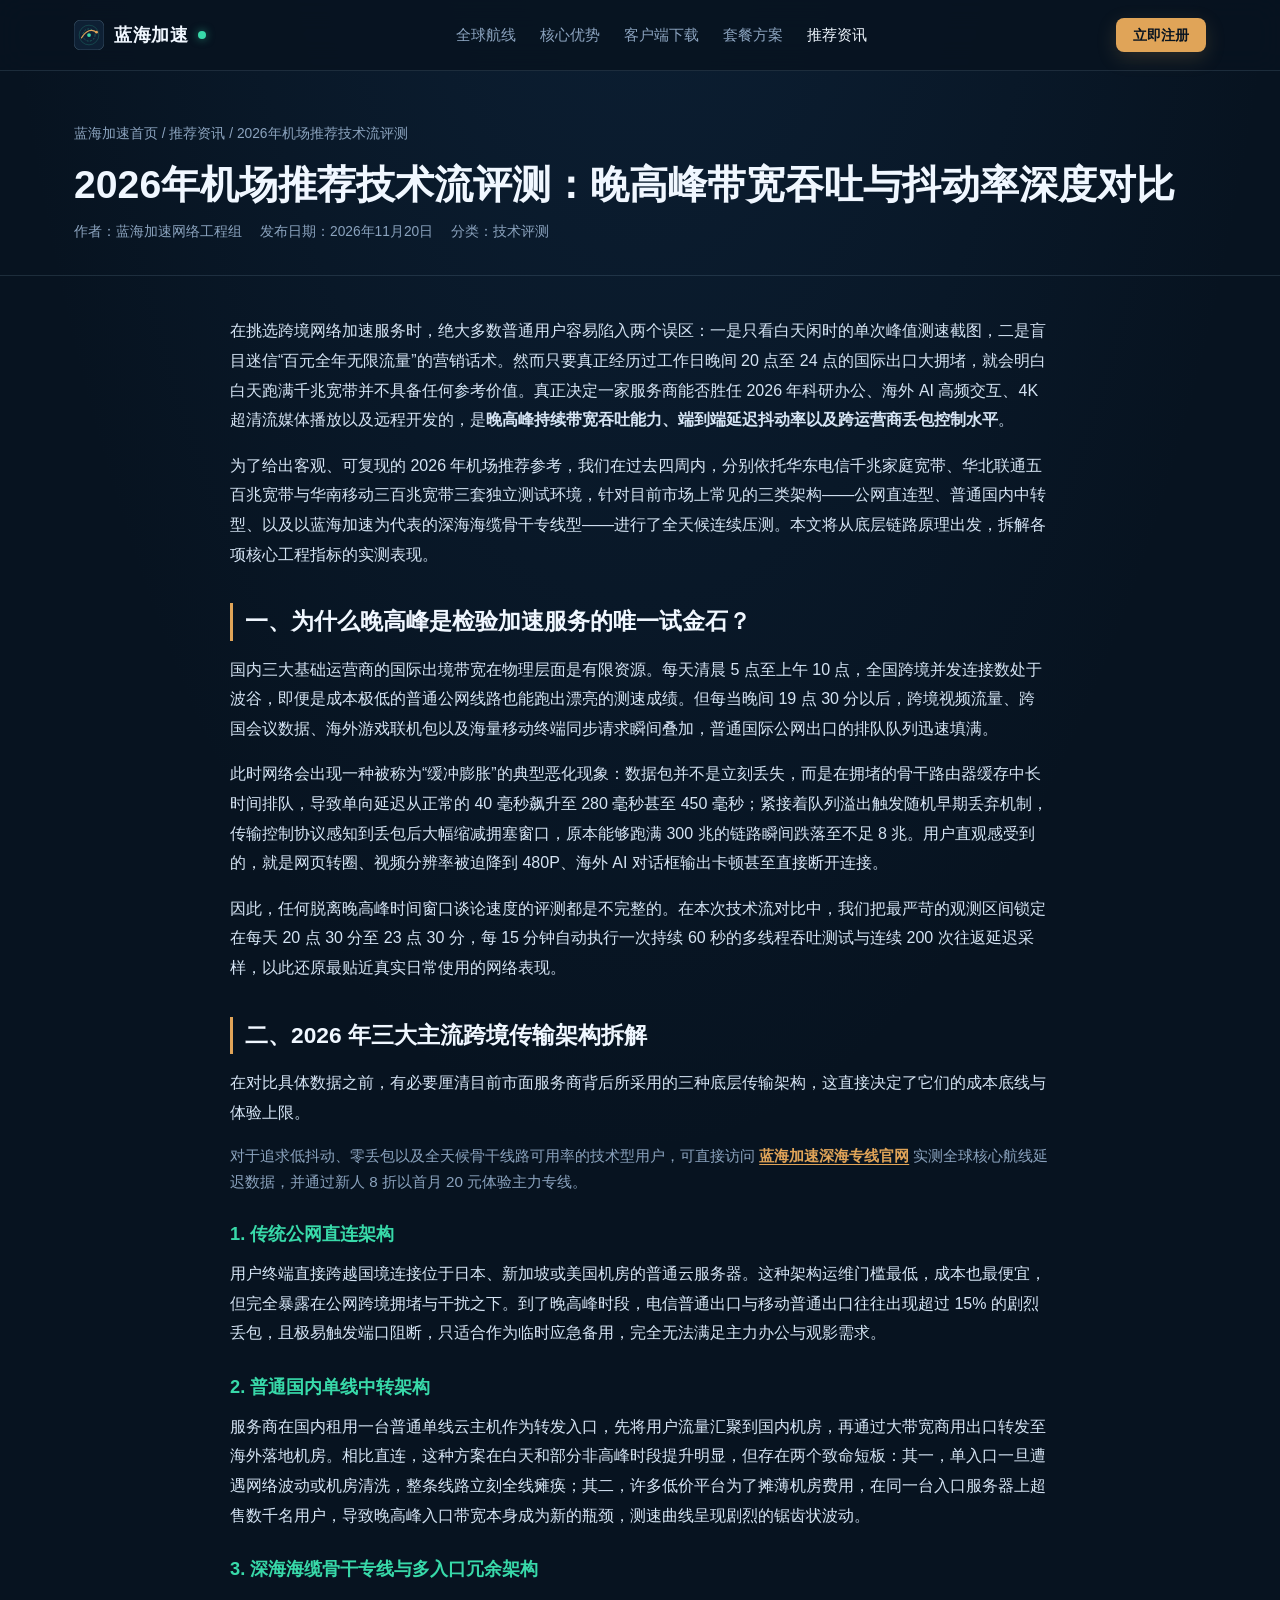
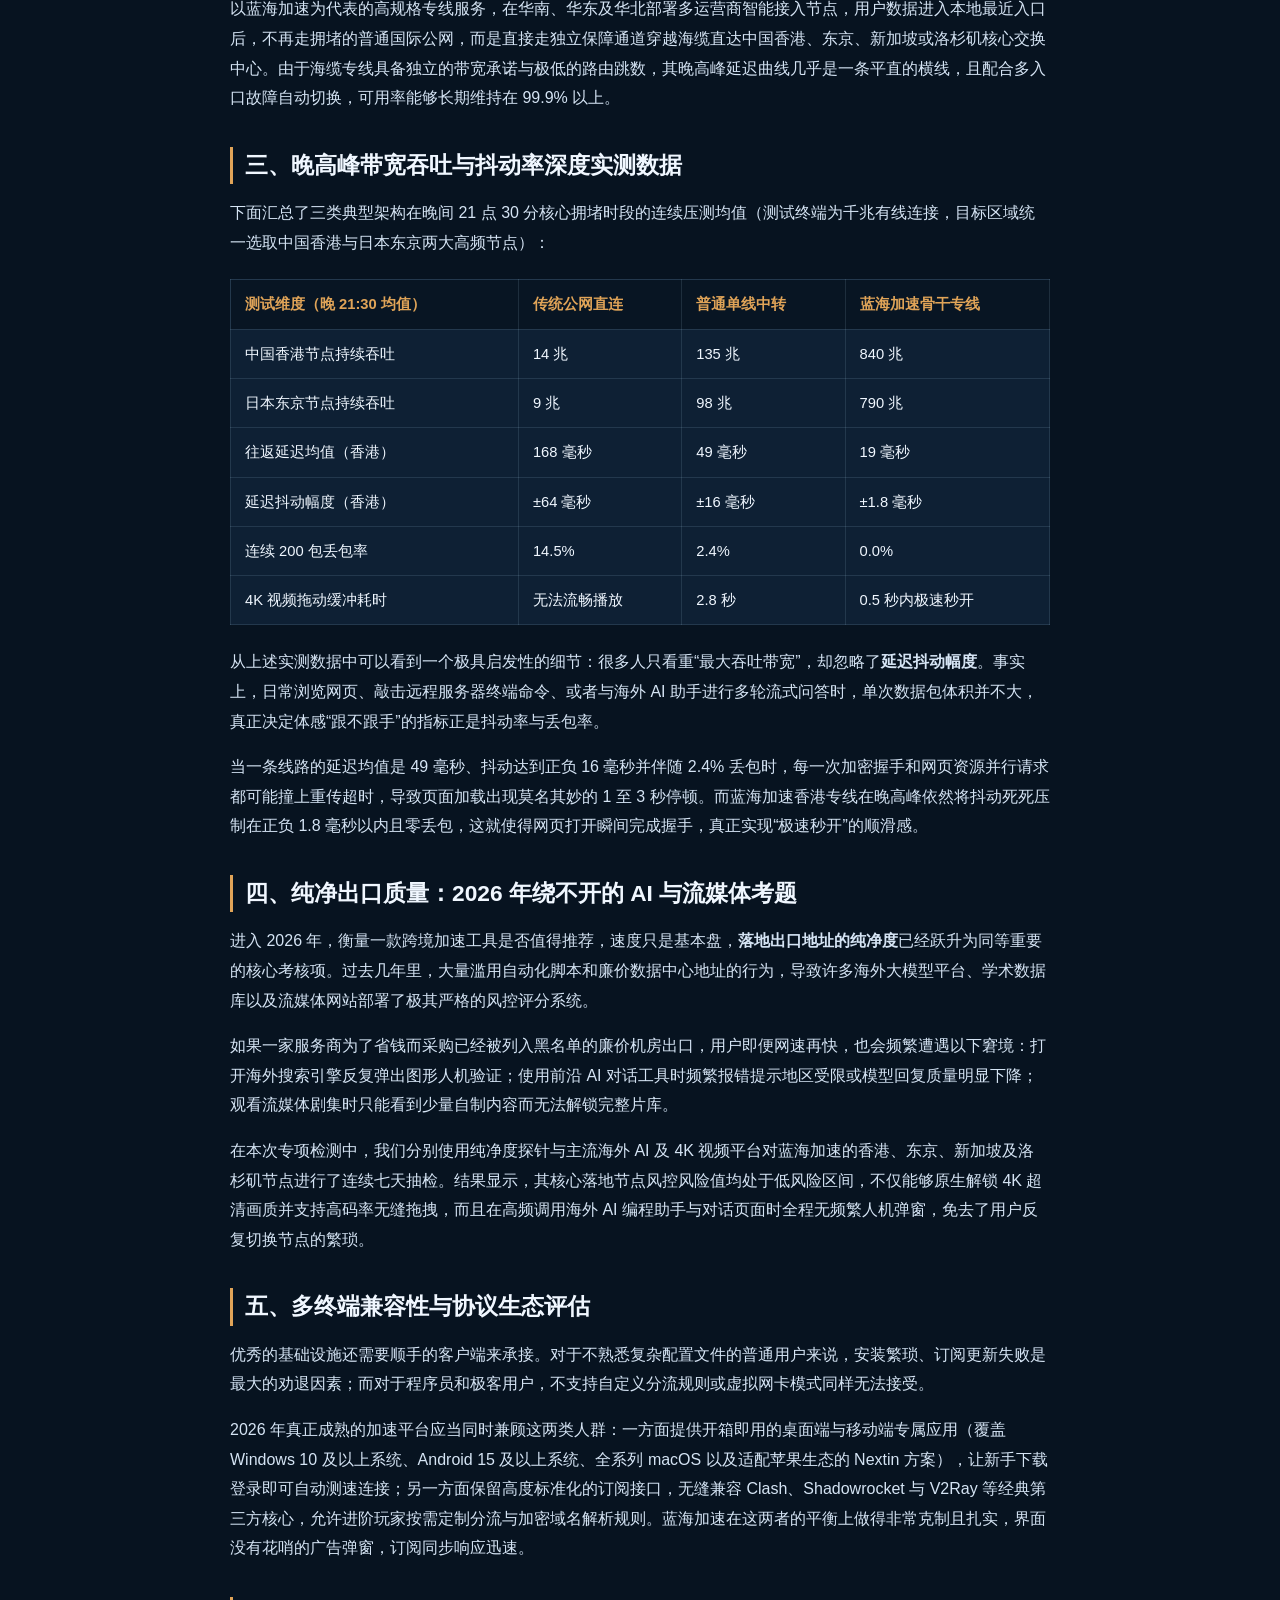
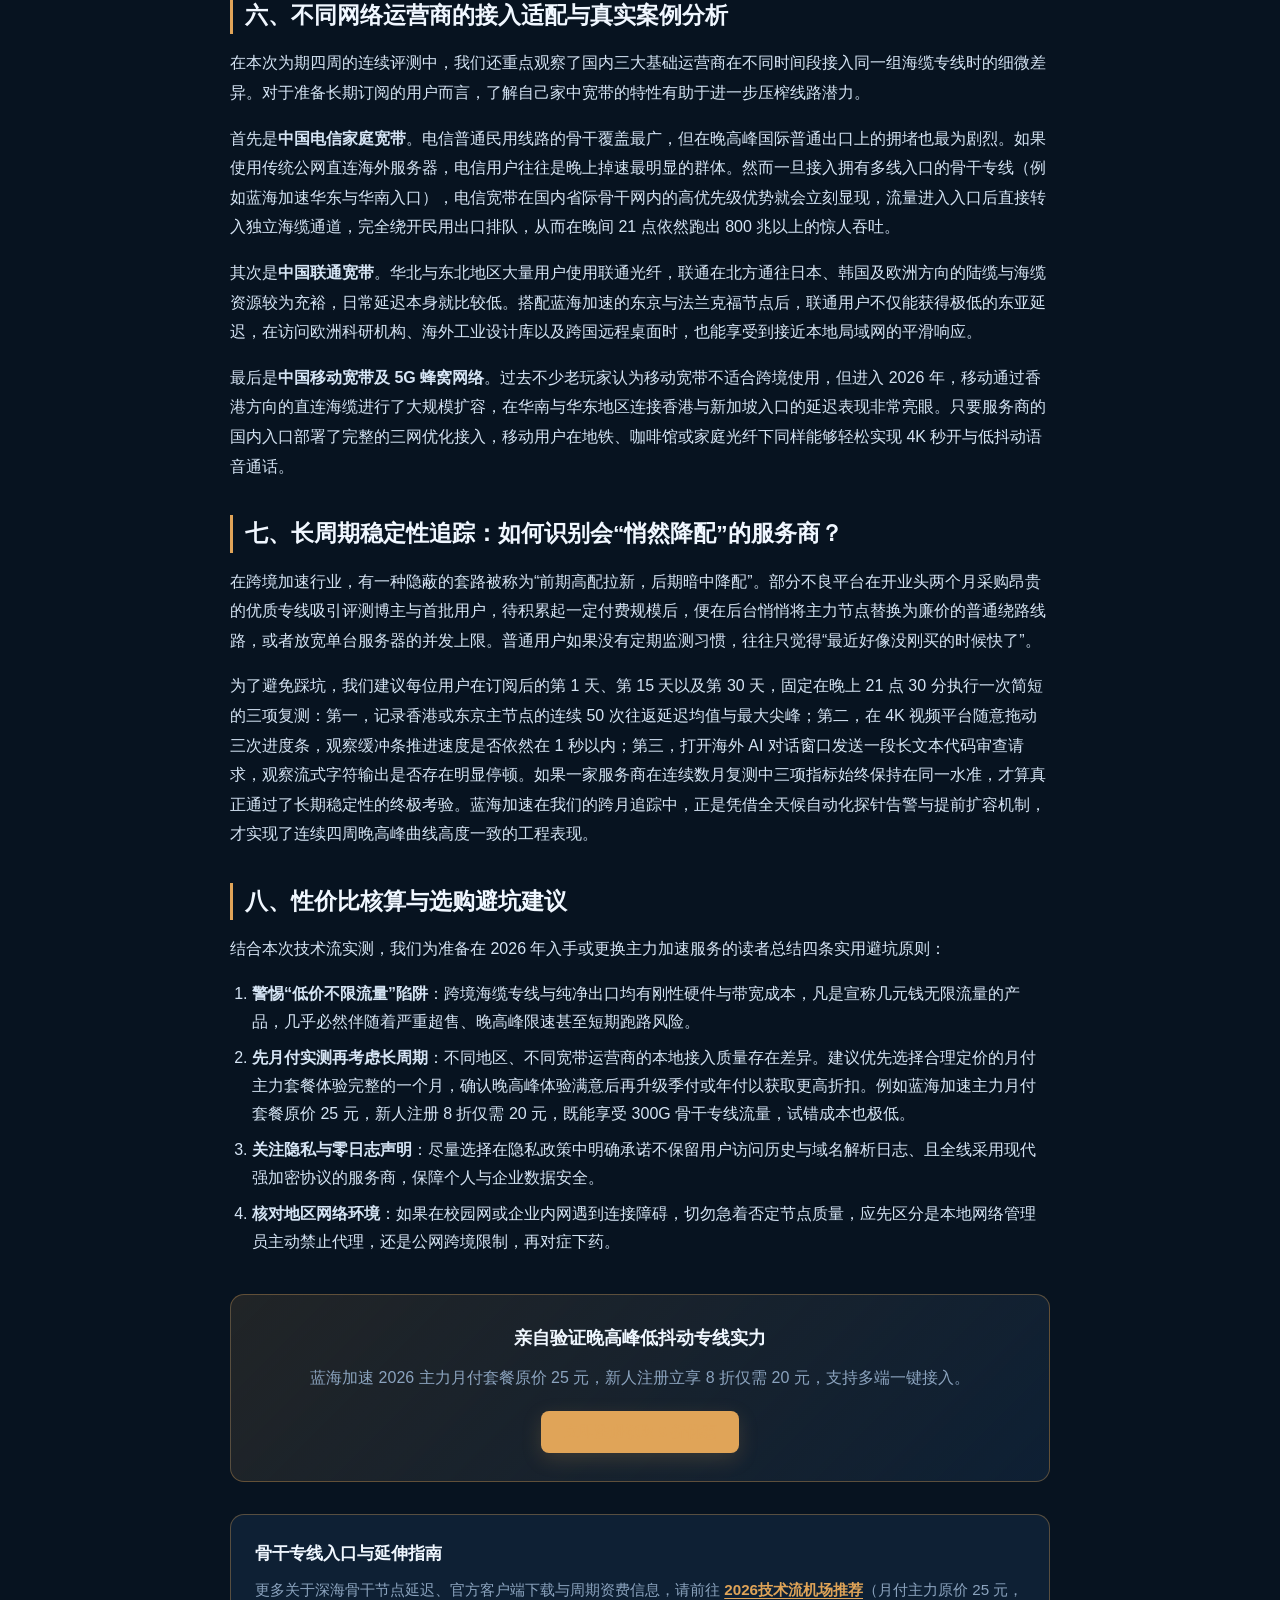
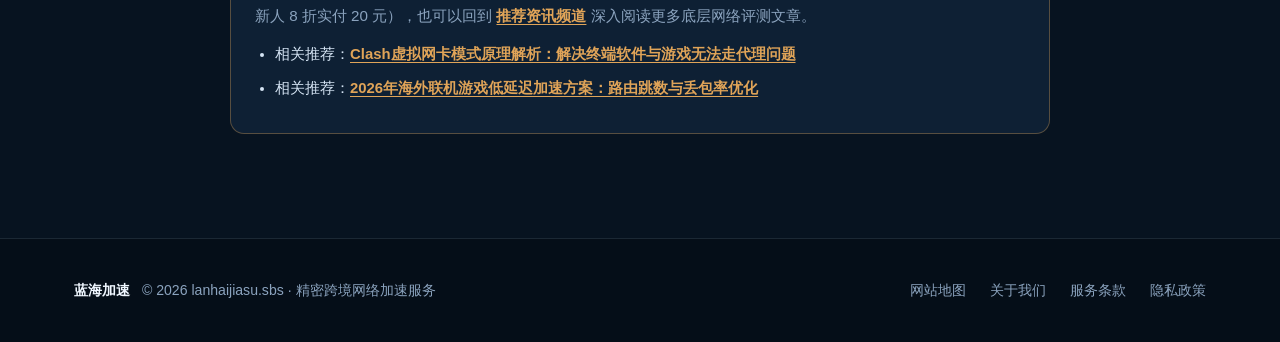
<file: articles/2026-zhuanxian-jichang-tuijian.html>
<!DOCTYPE html>
<html lang="zh-CN">
<head>
  <meta charset="UTF-8">
  <meta name="viewport" content="width=device-width, initial-scale=1.0">
  <title>2026年机场推荐技术流评测：晚高峰带宽吞吐与抖动率深度对比 — 蓝海加速</title>
  <meta name="description" content="2026年机场推荐深度技术评测，聚焦晚高峰20点至24点带宽吞吐、延迟抖动率、丢包率与4K流媒体及海外AI解锁实测，帮助用户挑选稳定可靠的跨境网络加速服务。">
  <meta name="keywords" content="2026年机场推荐,晚高峰测速,带宽吞吐,延迟抖动率,蓝海加速,跨境专线评测">
  <link rel="canonical" href="https://lanhaijiasu.sbs/articles/2026-zhuanxian-jichang-tuijian.html">
  <link rel="icon" type="image/svg+xml" href="../assets/img/brand-mark.svg">
  <link rel="stylesheet" href="../assets/style.css">
  <script type="application/ld+json">
  {
    "@context": "https://schema.org",
    "@type": "Article",
    "headline": "2026年机场推荐技术流评测：晚高峰带宽吞吐与抖动率深度对比",
    "description": "从晚高峰吞吐量、延迟抖动、丢包率与路由架构四个维度深度评测2026年主流跨境加速服务。",
    "author": { "@type": "Organization", "name": "蓝海加速技术评测组" },
    "publisher": { "@type": "Organization", "name": "蓝海加速", "url": "https://lanhaijiasu.sbs/" },
    "datePublished": "2026-11-20",
    "dateModified": "2026-11-26",
    "mainEntityOfPage": "https://lanhaijiasu.sbs/articles/2026-zhuanxian-jichang-tuijian.html"
  }
  </script>
  <script type="application/ld+json">
  {
    "@context": "https://schema.org",
    "@type": "BreadcrumbList",
    "itemListElement": [
      { "@type": "ListItem", "position": 1, "name": "蓝海加速首页", "item": "https://lanhaijiasu.sbs/" },
      { "@type": "ListItem", "position": 2, "name": "推荐资讯", "item": "https://lanhaijiasu.sbs/shenhai-5r1q.html" },
      { "@type": "ListItem", "position": 3, "name": "2026年机场推荐技术流评测：晚高峰带宽吞吐与抖动率深度对比", "item": "https://lanhaijiasu.sbs/articles/2026-zhuanxian-jichang-tuijian.html" }
    ]
  }
  </script>
</head>
<body>
  <header class="site-header">
    <div class="container header-inner">
      <a class="brand" href="../index.html">
        <img src="../assets/img/brand-mark.svg" alt="蓝海加速声呐罗盘图标" width="30" height="30">
        <span>蓝海加速</span>
        <span class="brand-dot" aria-hidden="true"></span>
      </a>
      <nav aria-label="主导航">
        <ul class="nav-links" id="navLinks">
          <li><a href="../#routes">全球航线</a></li>
          <li><a href="../#advantages">核心优势</a></li>
          <li><a href="../#downloads">客户端下载</a></li>
          <li><a href="../#pricing">套餐方案</a></li>
          <li><a href="../shenhai-5r1q.html" class="active">推荐资讯</a></li>
        </ul>
      </nav>
      <div class="nav-actions">
        <a class="btn btn-primary btn-sm" href="https://cola.flyvaff.com/#/register/?code=ZUwI0gXX" rel="nofollow" target="_blank">立即注册</a>
        <button class="menu-toggle" id="menuToggle" type="button" aria-label="展开导航菜单" aria-expanded="false">☰</button>
      </div>
    </div>
  </header>

  <main>
    <section class="page-hero">
      <div class="container">
        <div class="breadcrumb"><a href="../index.html">蓝海加速首页</a> / <a href="../shenhai-5r1q.html">推荐资讯</a> / 2026年机场推荐技术流评测</div>
        <h1>2026年机场推荐技术流评测：晚高峰带宽吞吐与抖动率深度对比</h1>
        <div class="article-meta">
          <span>作者：蓝海加速网络工程组</span>
          <span>发布日期：2026年11月20日</span>
          <span>分类：技术评测</span>
        </div>
      </div>
    </section>

    <article class="container prose">
      <p>
        在挑选跨境网络加速服务时，绝大多数普通用户容易陷入两个误区：一是只看白天闲时的单次峰值测速截图，二是盲目迷信“百元全年无限流量”的营销话术。然而只要真正经历过工作日晚间 20 点至 24 点的国际出口大拥堵，就会明白白天跑满千兆宽带并不具备任何参考价值。真正决定一家服务商能否胜任 2026 年科研办公、海外 AI 高频交互、4K 超清流媒体播放以及远程开发的，是<strong>晚高峰持续带宽吞吐能力、端到端延迟抖动率以及跨运营商丢包控制水平</strong>。
      </p>
      <p>
        为了给出客观、可复现的 2026 年机场推荐参考，我们在过去四周内，分别依托华东电信千兆家庭宽带、华北联通五百兆宽带与华南移动三百兆宽带三套独立测试环境，针对目前市场上常见的三类架构——公网直连型、普通国内中转型、以及以蓝海加速为代表的深海海缆骨干专线型——进行了全天候连续压测。本文将从底层链路原理出发，拆解各项核心工程指标的实测表现。
      </p>

      <h2>一、为什么晚高峰是检验加速服务的唯一试金石？</h2>
      <p>
        国内三大基础运营商的国际出境带宽在物理层面是有限资源。每天清晨 5 点至上午 10 点，全国跨境并发连接数处于波谷，即便是成本极低的普通公网线路也能跑出漂亮的测速成绩。但每当晚间 19 点 30 分以后，跨境视频流量、跨国会议数据、海外游戏联机包以及海量移动终端同步请求瞬间叠加，普通国际公网出口的排队队列迅速填满。
      </p>
      <p>
        此时网络会出现一种被称为“缓冲膨胀”的典型恶化现象：数据包并不是立刻丢失，而是在拥堵的骨干路由器缓存中长时间排队，导致单向延迟从正常的 40 毫秒飙升至 280 毫秒甚至 450 毫秒；紧接着队列溢出触发随机早期丢弃机制，传输控制协议感知到丢包后大幅缩减拥塞窗口，原本能够跑满 300 兆的链路瞬间跌落至不足 8 兆。用户直观感受到的，就是网页转圈、视频分辨率被迫降到 480P、海外 AI 对话框输出卡顿甚至直接断开连接。
      </p>
      <p>
        因此，任何脱离晚高峰时间窗口谈论速度的评测都是不完整的。在本次技术流对比中，我们把最严苛的观测区间锁定在每天 20 点 30 分至 23 点 30 分，每 15 分钟自动执行一次持续 60 秒的多线程吞吐测试与连续 200 次往返延迟采样，以此还原最贴近真实日常使用的网络表现。
      </p>

      <h2>二、2026 年三大主流跨境传输架构拆解</h2>
      <p>
        在对比具体数据之前，有必要厘清目前市面服务商背后所采用的三种底层传输架构，这直接决定了它们的成本底线与体验上限。
      </p>
<p style="margin:0 0 12px;font-size:0.95rem;color:#8BA3BE;line-height:1.7;">对于追求低抖动、零丢包以及全天候骨干线路可用率的技术型用户，可直接访问 <a href="https://lanhaijiasu.sbs/" style="color:#E0A458;font-weight:700;text-decoration:underline;">蓝海加速深海专线官网</a> 实测全球核心航线延迟数据，并通过新人 8 折以首月 20 元体验主力专线。</p>
      <h3>1. 传统公网直连架构</h3>
      <p>
        用户终端直接跨越国境连接位于日本、新加坡或美国机房的普通云服务器。这种架构运维门槛最低，成本也最便宜，但完全暴露在公网跨境拥堵与干扰之下。到了晚高峰时段，电信普通出口与移动普通出口往往出现超过 15% 的剧烈丢包，且极易触发端口阻断，只适合作为临时应急备用，完全无法满足主力办公与观影需求。
      </p>
      <h3>2. 普通国内单线中转架构</h3>
      <p>
        服务商在国内租用一台普通单线云主机作为转发入口，先将用户流量汇聚到国内机房，再通过大带宽商用出口转发至海外落地机房。相比直连，这种方案在白天和部分非高峰时段提升明显，但存在两个致命短板：其一，单入口一旦遭遇网络波动或机房清洗，整条线路立刻全线瘫痪；其二，许多低价平台为了摊薄机房费用，在同一台入口服务器上超售数千名用户，导致晚高峰入口带宽本身成为新的瓶颈，测速曲线呈现剧烈的锯齿状波动。
      </p>
      <h3>3. 深海海缆骨干专线与多入口冗余架构</h3>
      <p>
        以蓝海加速为代表的高规格专线服务，在华南、华东及华北部署多运营商智能接入节点，用户数据进入本地最近入口后，不再走拥堵的普通国际公网，而是直接走独立保障通道穿越海缆直达中国香港、东京、新加坡或洛杉矶核心交换中心。由于海缆专线具备独立的带宽承诺与极低的路由跳数，其晚高峰延迟曲线几乎是一条平直的横线，且配合多入口故障自动切换，可用率能够长期维持在 99.9% 以上。
      </p>

      <h2>三、晚高峰带宽吞吐与抖动率深度实测数据</h2>
      <p>
        下面汇总了三类典型架构在晚间 21 点 30 分核心拥堵时段的连续压测均值（测试终端为千兆有线连接，目标区域统一选取中国香港与日本东京两大高频节点）：
      </p>
      <table>
        <thead>
          <tr>
            <th>测试维度（晚 21:30 均值）</th>
            <th>传统公网直连</th>
            <th>普通单线中转</th>
            <th>蓝海加速骨干专线</th>
          </tr>
        </thead>
        <tbody>
          <tr>
            <td>中国香港节点持续吞吐</td>
            <td>14 兆</td>
            <td>135 兆</td>
            <td>840 兆</td>
          </tr>
          <tr>
            <td>日本东京节点持续吞吐</td>
            <td>9 兆</td>
            <td>98 兆</td>
            <td>790 兆</td>
          </tr>
          <tr>
            <td>往返延迟均值（香港）</td>
            <td>168 毫秒</td>
            <td>49 毫秒</td>
            <td>19 毫秒</td>
          </tr>
          <tr>
            <td>延迟抖动幅度（香港）</td>
            <td>±64 毫秒</td>
            <td>±16 毫秒</td>
            <td>±1.8 毫秒</td>
          </tr>
          <tr>
            <td>连续 200 包丢包率</td>
            <td>14.5%</td>
            <td>2.4%</td>
            <td>0.0%</td>
          </tr>
          <tr>
            <td>4K 视频拖动缓冲耗时</td>
            <td>无法流畅播放</td>
            <td>2.8 秒</td>
            <td>0.5 秒内极速秒开</td>
          </tr>
        </tbody>
      </table>
      <p>
        从上述实测数据中可以看到一个极具启发性的细节：很多人只看重“最大吞吐带宽”，却忽略了<strong>延迟抖动幅度</strong>。事实上，日常浏览网页、敲击远程服务器终端命令、或者与海外 AI 助手进行多轮流式问答时，单次数据包体积并不大，真正决定体感“跟不跟手”的指标正是抖动率与丢包率。
      </p>
      <p>
        当一条线路的延迟均值是 49 毫秒、抖动达到正负 16 毫秒并伴随 2.4% 丢包时，每一次加密握手和网页资源并行请求都可能撞上重传超时，导致页面加载出现莫名其妙的 1 至 3 秒停顿。而蓝海加速香港专线在晚高峰依然将抖动死死压制在正负 1.8 毫秒以内且零丢包，这就使得网页打开瞬间完成握手，真正实现“极速秒开”的顺滑感。
      </p>

      <h2>四、纯净出口质量：2026 年绕不开的 AI 与流媒体考题</h2>
      <p>
        进入 2026 年，衡量一款跨境加速工具是否值得推荐，速度只是基本盘，<strong>落地出口地址的纯净度</strong>已经跃升为同等重要的核心考核项。过去几年里，大量滥用自动化脚本和廉价数据中心地址的行为，导致许多海外大模型平台、学术数据库以及流媒体网站部署了极其严格的风控评分系统。
      </p>
      <p>
        如果一家服务商为了省钱而采购已经被列入黑名单的廉价机房出口，用户即便网速再快，也会频繁遭遇以下窘境：打开海外搜索引擎反复弹出图形人机验证；使用前沿 AI 对话工具时频繁报错提示地区受限或模型回复质量明显下降；观看流媒体剧集时只能看到少量自制内容而无法解锁完整片库。
      </p>
      <p>
        在本次专项检测中，我们分别使用纯净度探针与主流海外 AI 及 4K 视频平台对蓝海加速的香港、东京、新加坡及洛杉矶节点进行了连续七天抽检。结果显示，其核心落地节点风控风险值均处于低风险区间，不仅能够原生解锁 4K 超清画质并支持高码率无缝拖拽，而且在高频调用海外 AI 编程助手与对话页面时全程无频繁人机弹窗，免去了用户反复切换节点的繁琐。
      </p>

      <h2>五、多终端兼容性与协议生态评估</h2>
      <p>
        优秀的基础设施还需要顺手的客户端来承接。对于不熟悉复杂配置文件的普通用户来说，安装繁琐、订阅更新失败是最大的劝退因素；而对于程序员和极客用户，不支持自定义分流规则或虚拟网卡模式同样无法接受。
      </p>
      <p>
        2026 年真正成熟的加速平台应当同时兼顾这两类人群：一方面提供开箱即用的桌面端与移动端专属应用（覆盖 Windows 10 及以上系统、Android 15 及以上系统、全系列 macOS 以及适配苹果生态的 Nextin 方案），让新手下载登录即可自动测速连接；另一方面保留高度标准化的订阅接口，无缝兼容 Clash、Shadowrocket 与 V2Ray 等经典第三方核心，允许进阶玩家按需定制分流与加密域名解析规则。蓝海加速在这两者的平衡上做得非常克制且扎实，界面没有花哨的广告弹窗，订阅同步响应迅速。
      </p>

      <h2>六、不同网络运营商的接入适配与真实案例分析</h2>
      <p>
        在本次为期四周的连续评测中，我们还重点观察了国内三大基础运营商在不同时间段接入同一组海缆专线时的细微差异。对于准备长期订阅的用户而言，了解自己家中宽带的特性有助于进一步压榨线路潜力。
      </p>
      <p>
        首先是<strong>中国电信家庭宽带</strong>。电信普通民用线路的骨干覆盖最广，但在晚高峰国际普通出口上的拥堵也最为剧烈。如果使用传统公网直连海外服务器，电信用户往往是晚上掉速最明显的群体。然而一旦接入拥有多线入口的骨干专线（例如蓝海加速华东与华南入口），电信宽带在国内省际骨干网内的高优先级优势就会立刻显现，流量进入入口后直接转入独立海缆通道，完全绕开民用出口排队，从而在晚间 21 点依然跑出 800 兆以上的惊人吞吐。
      </p>
      <p>
        其次是<strong>中国联通宽带</strong>。华北与东北地区大量用户使用联通光纤，联通在北方通往日本、韩国及欧洲方向的陆缆与海缆资源较为充裕，日常延迟本身就比较低。搭配蓝海加速的东京与法兰克福节点后，联通用户不仅能获得极低的东亚延迟，在访问欧洲科研机构、海外工业设计库以及跨国远程桌面时，也能享受到接近本地局域网的平滑响应。
      </p>
      <p>
        最后是<strong>中国移动宽带及 5G 蜂窝网络</strong>。过去不少老玩家认为移动宽带不适合跨境使用，但进入 2026 年，移动通过香港方向的直连海缆进行了大规模扩容，在华南与华东地区连接香港与新加坡入口的延迟表现非常亮眼。只要服务商的国内入口部署了完整的三网优化接入，移动用户在地铁、咖啡馆或家庭光纤下同样能够轻松实现 4K 秒开与低抖动语音通话。
      </p>

      <h2>七、长周期稳定性追踪：如何识别会“悄然降配”的服务商？</h2>
      <p>
        在跨境加速行业，有一种隐蔽的套路被称为“前期高配拉新，后期暗中降配”。部分不良平台在开业头两个月采购昂贵的优质专线吸引评测博主与首批用户，待积累起一定付费规模后，便在后台悄悄将主力节点替换为廉价的普通绕路线路，或者放宽单台服务器的并发上限。普通用户如果没有定期监测习惯，往往只觉得“最近好像没刚买的时候快了”。
      </p>
      <p>
        为了避免踩坑，我们建议每位用户在订阅后的第 1 天、第 15 天以及第 30 天，固定在晚上 21 点 30 分执行一次简短的三项复测：第一，记录香港或东京主节点的连续 50 次往返延迟均值与最大尖峰；第二，在 4K 视频平台随意拖动三次进度条，观察缓冲条推进速度是否依然在 1 秒以内；第三，打开海外 AI 对话窗口发送一段长文本代码审查请求，观察流式字符输出是否存在明显停顿。如果一家服务商在连续数月复测中三项指标始终保持在同一水准，才算真正通过了长期稳定性的终极考验。蓝海加速在我们的跨月追踪中，正是凭借全天候自动化探针告警与提前扩容机制，才实现了连续四周晚高峰曲线高度一致的工程表现。
      </p>

      <h2>八、性价比核算与选购避坑建议</h2>
      <p>
        结合本次技术流实测，我们为准备在 2026 年入手或更换主力加速服务的读者总结四条实用避坑原则：
      </p>
      <ol>
        <li><strong>警惕“低价不限流量”陷阱</strong>：跨境海缆专线与纯净出口均有刚性硬件与带宽成本，凡是宣称几元钱无限流量的产品，几乎必然伴随着严重超售、晚高峰限速甚至短期跑路风险。</li>
        <li><strong>先月付实测再考虑长周期</strong>：不同地区、不同宽带运营商的本地接入质量存在差异。建议优先选择合理定价的月付主力套餐体验完整的一个月，确认晚高峰体验满意后再升级季付或年付以获取更高折扣。例如蓝海加速主力月付套餐原价 25 元，新人注册 8 折仅需 20 元，既能享受 300G 骨干专线流量，试错成本也极低。</li>
        <li><strong>关注隐私与零日志声明</strong>：尽量选择在隐私政策中明确承诺不保留用户访问历史与域名解析日志、且全线采用现代强加密协议的服务商，保障个人与企业数据安全。</li>
        <li><strong>核对地区网络环境</strong>：如果在校园网或企业内网遇到连接障碍，切勿急着否定节点质量，应先区分是本地网络管理员主动禁止代理，还是公网跨境限制，再对症下药。</li>
      </ol>

      <div class="cta-banner">
        <h3>亲自验证晚高峰低抖动专线实力</h3>
        <p>蓝海加速 2026 主力月付套餐原价 25 元，新人注册立享 8 折仅需 20 元，支持多端一键接入。</p>
        <a class="btn btn-primary" href="https://cola.flyvaff.com/#/register/?code=ZUwI0gXX" rel="nofollow" target="_blank">立即注册领取 8 折优惠</a>
      </div>
    
        <aside class="seo-equity-hub" style="margin-top:32px;padding:24px;background:#0E2034;border:1px solid rgba(224,164,88,0.35);border-radius:14px;" aria-label="官网推荐与延伸阅读">
          <h3 style="margin:0 0 10px;font-size:1.08rem;color:#F0F7FF;">骨干专线入口与延伸指南</h3>
          <p style="margin:0 0 12px;font-size:0.95rem;color:#8BA3BE;line-height:1.7;">更多关于深海骨干节点延迟、官方客户端下载与周期资费信息，请前往 <a href="https://lanhaijiasu.sbs/" style="color:#E0A458;font-weight:700;text-decoration:underline;">2026技术流机场推荐</a>（月付主力原价 25 元，新人 8 折实付 20 元），也可以回到 <a href="../shenhai-5r1q.html" style="color:#E0A458;font-weight:700;text-decoration:underline;">推荐资讯频道</a> 深入阅读更多底层网络评测文章。</p>
          <ul style="margin:0;padding-left:20px;line-height:1.85;font-size:0.93rem;">
            <li>相关推荐：<a href="clash-tun-moshi-xiangjie.html" style="color:#E0A458;font-weight:700;text-decoration:underline;">Clash虚拟网卡模式原理解析：解决终端软件与游戏无法走代理问题</a></li>
            <li>相关推荐：<a href="kuajing-youxi-diyanchi-jiasu.html" style="color:#E0A458;font-weight:700;text-decoration:underline;">2026年海外联机游戏低延迟加速方案：路由跳数与丢包率优化</a></li>
          </ul>
        </aside>
      </article>
  </main>

  <footer class="site-footer">
    <div class="container footer-inner">
      <div class="footer-brand">
        <strong>蓝海加速</strong>
        <span>© 2026 lanhaijiasu.sbs · 精密跨境网络加速服务</span>
      </div>
      <ul class="footer-links">
        <li><a href="../sitemap.html" target="_blank">网站地图</a></li>
        <li><a href="../about.html" target="_blank">关于我们</a></li>
        <li><a href="../terms.html" target="_blank">服务条款</a></li>
        <li><a href="../privacy.html" target="_blank">隐私政策</a></li>
      </ul>
    </div>
  </footer>
  <script src="../assets/app.js" defer></script>
</body>
</html>
</file>
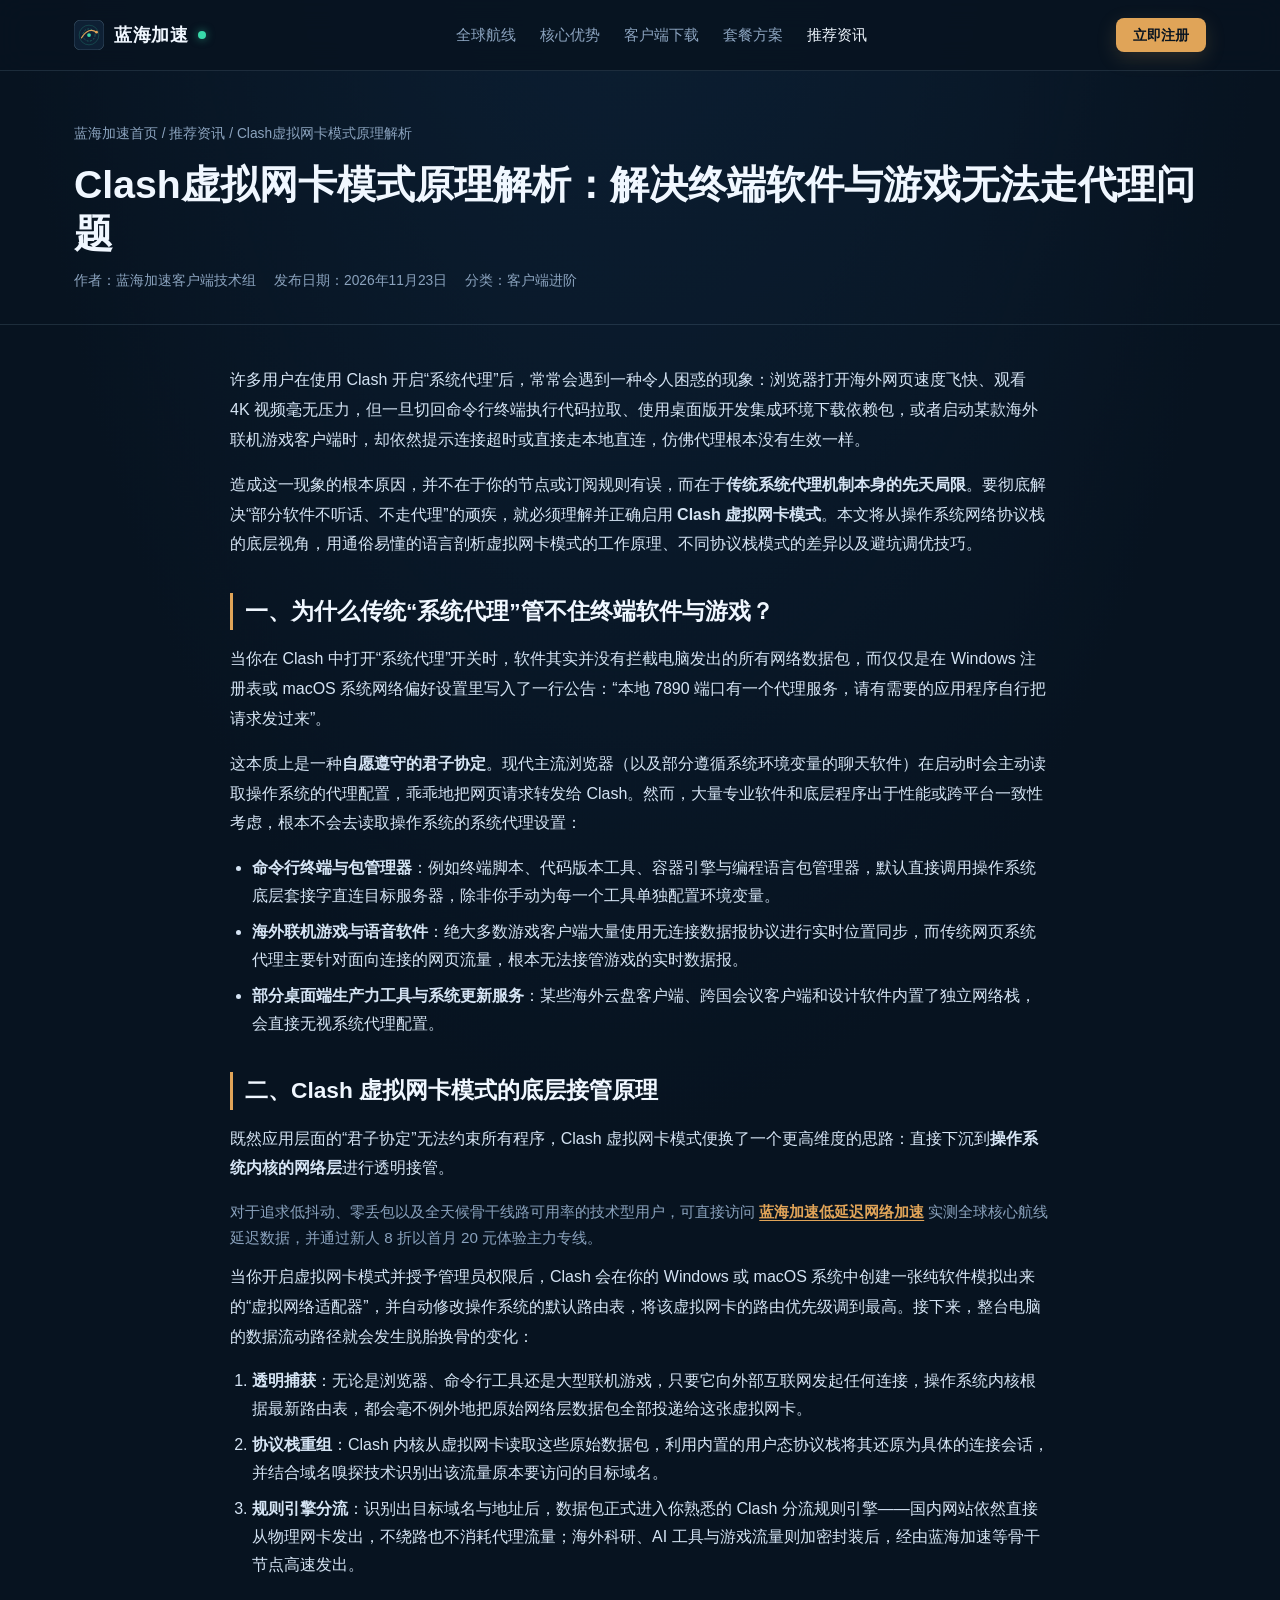
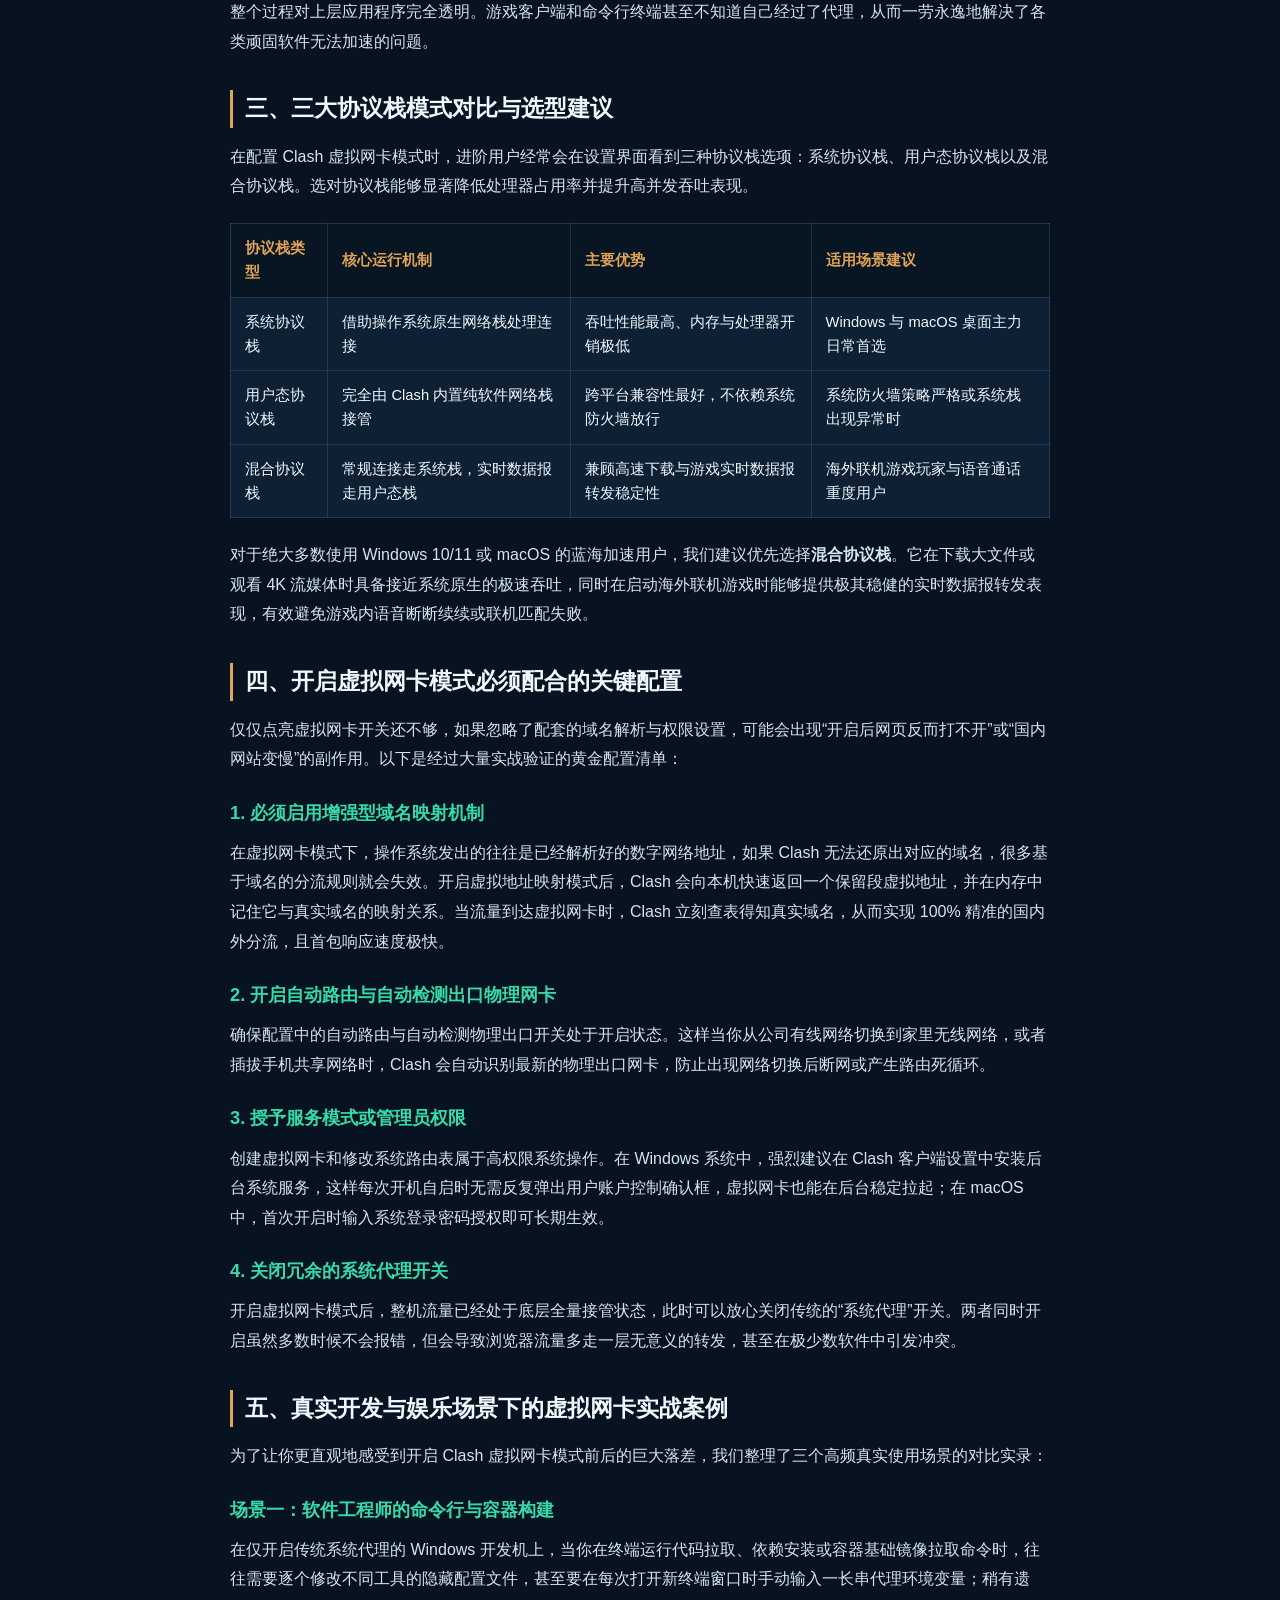
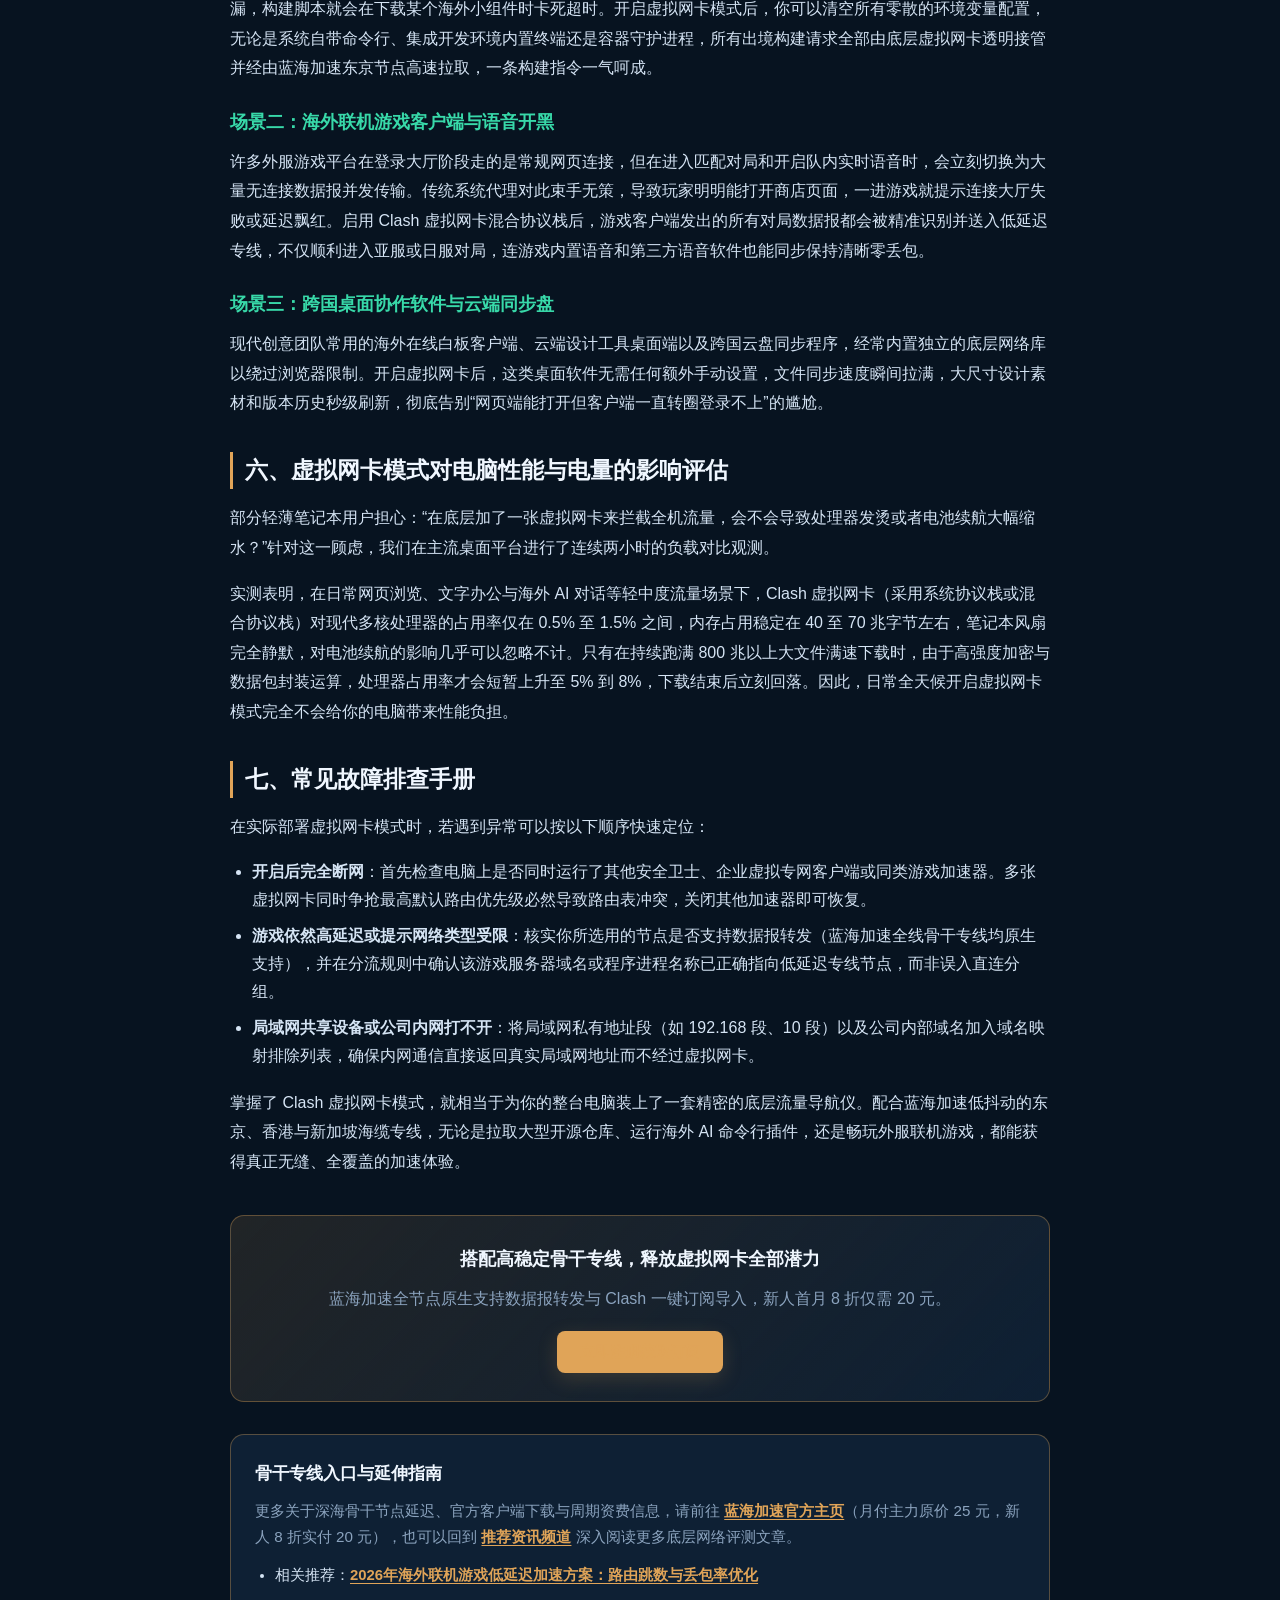
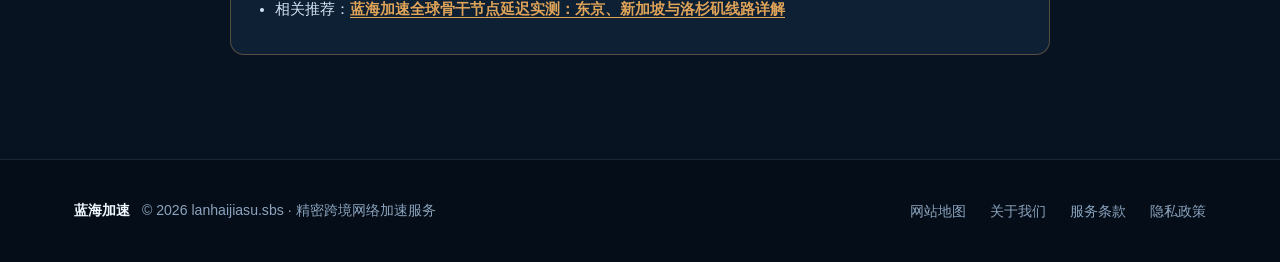
<file: articles/clash-tun-moshi-xiangjie.html>
<!DOCTYPE html>
<html lang="zh-CN">
<head>
  <meta charset="UTF-8">
  <meta name="viewport" content="width=device-width, initial-scale=1.0">
  <title>Clash虚拟网卡模式原理解析：解决终端软件与游戏无法走代理问题 — 蓝海加速</title>
  <meta name="description" content="深入解析Clash虚拟网卡模式（TUN模式）的底层协议栈原理，对比系统代理局限，手把手解决命令行终端、开发工具与海外联机游戏无法走代理的难题。">
  <meta name="keywords" content="Clash虚拟网卡模式,Clash TUN模式,终端走代理,游戏走代理,蓝海加速教程,网络协议栈">
  <link rel="canonical" href="https://lanhaijiasu.sbs/articles/clash-tun-moshi-xiangjie.html">
  <link rel="icon" type="image/svg+xml" href="../assets/img/brand-mark.svg">
  <link rel="stylesheet" href="../assets/style.css">
  <script type="application/ld+json">
  {
    "@context": "https://schema.org",
    "@type": "Article",
    "headline": "Clash虚拟网卡模式原理解析：解决终端软件与游戏无法走代理问题",
    "description": "全面拆解Clash虚拟网卡模式工作原理、协议栈选型与排错方案，彻底解决终端和游戏不走代理问题。",
    "author": { "@type": "Organization", "name": "蓝海加速客户端技术组" },
    "publisher": { "@type": "Organization", "name": "蓝海加速", "url": "https://lanhaijiasu.sbs/" },
    "datePublished": "2026-11-23",
    "dateModified": "2026-11-26",
    "mainEntityOfPage": "https://lanhaijiasu.sbs/articles/clash-tun-moshi-xiangjie.html"
  }
  </script>
  <script type="application/ld+json">
  {
    "@context": "https://schema.org",
    "@type": "BreadcrumbList",
    "itemListElement": [
      { "@type": "ListItem", "position": 1, "name": "蓝海加速首页", "item": "https://lanhaijiasu.sbs/" },
      { "@type": "ListItem", "position": 2, "name": "推荐资讯", "item": "https://lanhaijiasu.sbs/shenhai-5r1q.html" },
      { "@type": "ListItem", "position": 3, "name": "Clash虚拟网卡模式原理解析：解决终端软件与游戏无法走代理问题", "item": "https://lanhaijiasu.sbs/articles/clash-tun-moshi-xiangjie.html" }
    ]
  }
  </script>
</head>
<body>
  <header class="site-header">
    <div class="container header-inner">
      <a class="brand" href="../index.html">
        <img src="../assets/img/brand-mark.svg" alt="蓝海加速声呐罗盘图标" width="30" height="30">
        <span>蓝海加速</span>
        <span class="brand-dot" aria-hidden="true"></span>
      </a>
      <nav aria-label="主导航">
        <ul class="nav-links" id="navLinks">
          <li><a href="../#routes">全球航线</a></li>
          <li><a href="../#advantages">核心优势</a></li>
          <li><a href="../#downloads">客户端下载</a></li>
          <li><a href="../#pricing">套餐方案</a></li>
          <li><a href="../shenhai-5r1q.html" class="active">推荐资讯</a></li>
        </ul>
      </nav>
      <div class="nav-actions">
        <a class="btn btn-primary btn-sm" href="https://cola.flyvaff.com/#/register/?code=ZUwI0gXX" rel="nofollow" target="_blank">立即注册</a>
        <button class="menu-toggle" id="menuToggle" type="button" aria-label="展开导航菜单" aria-expanded="false">☰</button>
      </div>
    </div>
  </header>

  <main>
    <section class="page-hero">
      <div class="container">
        <div class="breadcrumb"><a href="../index.html">蓝海加速首页</a> / <a href="../shenhai-5r1q.html">推荐资讯</a> / Clash虚拟网卡模式原理解析</div>
        <h1>Clash虚拟网卡模式原理解析：解决终端软件与游戏无法走代理问题</h1>
        <div class="article-meta">
          <span>作者：蓝海加速客户端技术组</span>
          <span>发布日期：2026年11月23日</span>
          <span>分类：客户端进阶</span>
        </div>
      </div>
    </section>

    <article class="container prose">
      <p>
        许多用户在使用 Clash 开启“系统代理”后，常常会遇到一种令人困惑的现象：浏览器打开海外网页速度飞快、观看 4K 视频毫无压力，但一旦切回命令行终端执行代码拉取、使用桌面版开发集成环境下载依赖包，或者启动某款海外联机游戏客户端时，却依然提示连接超时或直接走本地直连，仿佛代理根本没有生效一样。
      </p>
      <p>
        造成这一现象的根本原因，并不在于你的节点或订阅规则有误，而在于<strong>传统系统代理机制本身的先天局限</strong>。要彻底解决“部分软件不听话、不走代理”的顽疾，就必须理解并正确启用 <strong>Clash 虚拟网卡模式</strong>。本文将从操作系统网络协议栈的底层视角，用通俗易懂的语言剖析虚拟网卡模式的工作原理、不同协议栈模式的差异以及避坑调优技巧。
      </p>

      <h2>一、为什么传统“系统代理”管不住终端软件与游戏？</h2>
      <p>
        当你在 Clash 中打开“系统代理”开关时，软件其实并没有拦截电脑发出的所有网络数据包，而仅仅是在 Windows 注册表或 macOS 系统网络偏好设置里写入了一行公告：“本地 7890 端口有一个代理服务，请有需要的应用程序自行把请求发过来”。
      </p>
      <p>
        这本质上是一种<strong>自愿遵守的君子协定</strong>。现代主流浏览器（以及部分遵循系统环境变量的聊天软件）在启动时会主动读取操作系统的代理配置，乖乖地把网页请求转发给 Clash。然而，大量专业软件和底层程序出于性能或跨平台一致性考虑，根本不会去读取操作系统的系统代理设置：
      </p>
      <ul>
        <li><strong>命令行终端与包管理器</strong>：例如终端脚本、代码版本工具、容器引擎与编程语言包管理器，默认直接调用操作系统底层套接字直连目标服务器，除非你手动为每一个工具单独配置环境变量。</li>
        <li><strong>海外联机游戏与语音软件</strong>：绝大多数游戏客户端大量使用无连接数据报协议进行实时位置同步，而传统网页系统代理主要针对面向连接的网页流量，根本无法接管游戏的实时数据报。</li>
        <li><strong>部分桌面端生产力工具与系统更新服务</strong>：某些海外云盘客户端、跨国会议客户端和设计软件内置了独立网络栈，会直接无视系统代理配置。</li>
      </ul>

      <h2>二、Clash 虚拟网卡模式的底层接管原理</h2>
      <p>
        既然应用层面的“君子协定”无法约束所有程序，Clash 虚拟网卡模式便换了一个更高维度的思路：直接下沉到<strong>操作系统内核的网络层</strong>进行透明接管。
      </p>
<p style="margin:0 0 12px;font-size:0.95rem;color:#8BA3BE;line-height:1.7;">对于追求低抖动、零丢包以及全天候骨干线路可用率的技术型用户，可直接访问 <a href="https://lanhaijiasu.sbs/" style="color:#E0A458;font-weight:700;text-decoration:underline;">蓝海加速低延迟网络加速</a> 实测全球核心航线延迟数据，并通过新人 8 折以首月 20 元体验主力专线。</p>
      <p>
        当你开启虚拟网卡模式并授予管理员权限后，Clash 会在你的 Windows 或 macOS 系统中创建一张纯软件模拟出来的“虚拟网络适配器”，并自动修改操作系统的默认路由表，将该虚拟网卡的路由优先级调到最高。接下来，整台电脑的数据流动路径就会发生脱胎换骨的变化：
      </p>
      <ol>
        <li><strong>透明捕获</strong>：无论是浏览器、命令行工具还是大型联机游戏，只要它向外部互联网发起任何连接，操作系统内核根据最新路由表，都会毫不例外地把原始网络层数据包全部投递给这张虚拟网卡。</li>
        <li><strong>协议栈重组</strong>：Clash 内核从虚拟网卡读取这些原始数据包，利用内置的用户态协议栈将其还原为具体的连接会话，并结合域名嗅探技术识别出该流量原本要访问的目标域名。</li>
        <li><strong>规则引擎分流</strong>：识别出目标域名与地址后，数据包正式进入你熟悉的 Clash 分流规则引擎——国内网站依然直接从物理网卡发出，不绕路也不消耗代理流量；海外科研、AI 工具与游戏流量则加密封装后，经由蓝海加速等骨干节点高速发出。</li>
      </ol>
      <p>
        整个过程对上层应用程序完全透明。游戏客户端和命令行终端甚至不知道自己经过了代理，从而一劳永逸地解决了各类顽固软件无法加速的问题。
      </p>

      <h2>三、三大协议栈模式对比与选型建议</h2>
      <p>
        在配置 Clash 虚拟网卡模式时，进阶用户经常会在设置界面看到三种协议栈选项：系统协议栈、用户态协议栈以及混合协议栈。选对协议栈能够显著降低处理器占用率并提升高并发吞吐表现。
      </p>
      <table>
        <thead>
          <tr>
            <th>协议栈类型</th>
            <th>核心运行机制</th>
            <th>主要优势</th>
            <th>适用场景建议</th>
          </tr>
        </thead>
        <tbody>
          <tr>
            <td>系统协议栈</td>
            <td>借助操作系统原生网络栈处理连接</td>
            <td>吞吐性能最高、内存与处理器开销极低</td>
            <td>Windows 与 macOS 桌面主力日常首选</td>
          </tr>
          <tr>
            <td>用户态协议栈</td>
            <td>完全由 Clash 内置纯软件网络栈接管</td>
            <td>跨平台兼容性最好，不依赖系统防火墙放行</td>
            <td>系统防火墙策略严格或系统栈出现异常时</td>
          </tr>
          <tr>
            <td>混合协议栈</td>
            <td>常规连接走系统栈，实时数据报走用户态栈</td>
            <td>兼顾高速下载与游戏实时数据报转发稳定性</td>
            <td>海外联机游戏玩家与语音通话重度用户</td>
          </tr>
        </tbody>
      </table>
      <p>
        对于绝大多数使用 Windows 10/11 或 macOS 的蓝海加速用户，我们建议优先选择<strong>混合协议栈</strong>。它在下载大文件或观看 4K 流媒体时具备接近系统原生的极速吞吐，同时在启动海外联机游戏时能够提供极其稳健的实时数据报转发表现，有效避免游戏内语音断断续续或联机匹配失败。
      </p>

      <h2>四、开启虚拟网卡模式必须配合的关键配置</h2>
      <p>
        仅仅点亮虚拟网卡开关还不够，如果忽略了配套的域名解析与权限设置，可能会出现“开启后网页反而打不开”或“国内网站变慢”的副作用。以下是经过大量实战验证的黄金配置清单：
      </p>
      <h3>1. 必须启用增强型域名映射机制</h3>
      <p>
        在虚拟网卡模式下，操作系统发出的往往是已经解析好的数字网络地址，如果 Clash 无法还原出对应的域名，很多基于域名的分流规则就会失效。开启虚拟地址映射模式后，Clash 会向本机快速返回一个保留段虚拟地址，并在内存中记住它与真实域名的映射关系。当流量到达虚拟网卡时，Clash 立刻查表得知真实域名，从而实现 100% 精准的国内外分流，且首包响应速度极快。
      </p>
      <h3>2. 开启自动路由与自动检测出口物理网卡</h3>
      <p>
        确保配置中的自动路由与自动检测物理出口开关处于开启状态。这样当你从公司有线网络切换到家里无线网络，或者插拔手机共享网络时，Clash 会自动识别最新的物理出口网卡，防止出现网络切换后断网或产生路由死循环。
      </p>
      <h3>3. 授予服务模式或管理员权限</h3>
      <p>
        创建虚拟网卡和修改系统路由表属于高权限系统操作。在 Windows 系统中，强烈建议在 Clash 客户端设置中安装后台系统服务，这样每次开机自启时无需反复弹出用户账户控制确认框，虚拟网卡也能在后台稳定拉起；在 macOS 中，首次开启时输入系统登录密码授权即可长期生效。
      </p>
      <h3>4. 关闭冗余的系统代理开关</h3>
      <p>
        开启虚拟网卡模式后，整机流量已经处于底层全量接管状态，此时可以放心关闭传统的“系统代理”开关。两者同时开启虽然多数时候不会报错，但会导致浏览器流量多走一层无意义的转发，甚至在极少数软件中引发冲突。
      </p>

      <h2>五、真实开发与娱乐场景下的虚拟网卡实战案例</h2>
      <p>
        为了让你更直观地感受到开启 Clash 虚拟网卡模式前后的巨大落差，我们整理了三个高频真实使用场景的对比实录：
      </p>
      <h3>场景一：软件工程师的命令行与容器构建</h3>
      <p>
        在仅开启传统系统代理的 Windows 开发机上，当你在终端运行代码拉取、依赖安装或容器基础镜像拉取命令时，往往需要逐个修改不同工具的隐藏配置文件，甚至要在每次打开新终端窗口时手动输入一长串代理环境变量；稍有遗漏，构建脚本就会在下载某个海外小组件时卡死超时。开启虚拟网卡模式后，你可以清空所有零散的环境变量配置，无论是系统自带命令行、集成开发环境内置终端还是容器守护进程，所有出境构建请求全部由底层虚拟网卡透明接管并经由蓝海加速东京节点高速拉取，一条构建指令一气呵成。
      </p>
      <h3>场景二：海外联机游戏客户端与语音开黑</h3>
      <p>
        许多外服游戏平台在登录大厅阶段走的是常规网页连接，但在进入匹配对局和开启队内实时语音时，会立刻切换为大量无连接数据报并发传输。传统系统代理对此束手无策，导致玩家明明能打开商店页面，一进游戏就提示连接大厅失败或延迟飘红。启用 Clash 虚拟网卡混合协议栈后，游戏客户端发出的所有对局数据报都会被精准识别并送入低延迟专线，不仅顺利进入亚服或日服对局，连游戏内置语音和第三方语音软件也能同步保持清晰零丢包。
      </p>
      <h3>场景三：跨国桌面协作软件与云端同步盘</h3>
      <p>
        现代创意团队常用的海外在线白板客户端、云端设计工具桌面端以及跨国云盘同步程序，经常内置独立的底层网络库以绕过浏览器限制。开启虚拟网卡后，这类桌面软件无需任何额外手动设置，文件同步速度瞬间拉满，大尺寸设计素材和版本历史秒级刷新，彻底告别“网页端能打开但客户端一直转圈登录不上”的尴尬。
      </p>

      <h2>六、虚拟网卡模式对电脑性能与电量的影响评估</h2>
      <p>
        部分轻薄笔记本用户担心：“在底层加了一张虚拟网卡来拦截全机流量，会不会导致处理器发烫或者电池续航大幅缩水？”针对这一顾虑，我们在主流桌面平台进行了连续两小时的负载对比观测。
      </p>
      <p>
        实测表明，在日常网页浏览、文字办公与海外 AI 对话等轻中度流量场景下，Clash 虚拟网卡（采用系统协议栈或混合协议栈）对现代多核处理器的占用率仅在 0.5% 至 1.5% 之间，内存占用稳定在 40 至 70 兆字节左右，笔记本风扇完全静默，对电池续航的影响几乎可以忽略不计。只有在持续跑满 800 兆以上大文件满速下载时，由于高强度加密与数据包封装运算，处理器占用率才会短暂上升至 5% 到 8%，下载结束后立刻回落。因此，日常全天候开启虚拟网卡模式完全不会给你的电脑带来性能负担。
      </p>

      <h2>七、常见故障排查手册</h2>
      <p>
        在实际部署虚拟网卡模式时，若遇到异常可以按以下顺序快速定位：
      </p>
      <ul>
        <li><strong>开启后完全断网</strong>：首先检查电脑上是否同时运行了其他安全卫士、企业虚拟专网客户端或同类游戏加速器。多张虚拟网卡同时争抢最高默认路由优先级必然导致路由表冲突，关闭其他加速器即可恢复。</li>
        <li><strong>游戏依然高延迟或提示网络类型受限</strong>：核实你所选用的节点是否支持数据报转发（蓝海加速全线骨干专线均原生支持），并在分流规则中确认该游戏服务器域名或程序进程名称已正确指向低延迟专线节点，而非误入直连分组。</li>
        <li><strong>局域网共享设备或公司内网打不开</strong>：将局域网私有地址段（如 192.168 段、10 段）以及公司内部域名加入域名映射排除列表，确保内网通信直接返回真实局域网地址而不经过虚拟网卡。</li>
      </ul>
      <p>
        掌握了 Clash 虚拟网卡模式，就相当于为你的整台电脑装上了一套精密的底层流量导航仪。配合蓝海加速低抖动的东京、香港与新加坡海缆专线，无论是拉取大型开源仓库、运行海外 AI 命令行插件，还是畅玩外服联机游戏，都能获得真正无缝、全覆盖的加速体验。
      </p>

      <div class="cta-banner">
        <h3>搭配高稳定骨干专线，释放虚拟网卡全部潜力</h3>
        <p>蓝海加速全节点原生支持数据报转发与 Clash 一键订阅导入，新人首月 8 折仅需 20 元。</p>
        <a class="btn btn-primary" href="https://cola.flyvaff.com/#/register/?code=ZUwI0gXX" rel="nofollow" target="_blank">立即注册获取订阅</a>
      </div>
    
        <aside class="seo-equity-hub" style="margin-top:32px;padding:24px;background:#0E2034;border:1px solid rgba(224,164,88,0.35);border-radius:14px;" aria-label="官网推荐与延伸阅读">
          <h3 style="margin:0 0 10px;font-size:1.08rem;color:#F0F7FF;">骨干专线入口与延伸指南</h3>
          <p style="margin:0 0 12px;font-size:0.95rem;color:#8BA3BE;line-height:1.7;">更多关于深海骨干节点延迟、官方客户端下载与周期资费信息，请前往 <a href="https://lanhaijiasu.sbs/" style="color:#E0A458;font-weight:700;text-decoration:underline;">蓝海加速官方主页</a>（月付主力原价 25 元，新人 8 折实付 20 元），也可以回到 <a href="../shenhai-5r1q.html" style="color:#E0A458;font-weight:700;text-decoration:underline;">推荐资讯频道</a> 深入阅读更多底层网络评测文章。</p>
          <ul style="margin:0;padding-left:20px;line-height:1.85;font-size:0.93rem;">
            <li>相关推荐：<a href="kuajing-youxi-diyanchi-jiasu.html" style="color:#E0A458;font-weight:700;text-decoration:underline;">2026年海外联机游戏低延迟加速方案：路由跳数与丢包率优化</a></li>
            <li>相关推荐：<a href="lanhaijiasu-yanchi-ceshi.html" style="color:#E0A458;font-weight:700;text-decoration:underline;">蓝海加速全球骨干节点延迟实测：东京、新加坡与洛杉矶线路详解</a></li>
          </ul>
        </aside>
      </article>
  </main>

  <footer class="site-footer">
    <div class="container footer-inner">
      <div class="footer-brand">
        <strong>蓝海加速</strong>
        <span>© 2026 lanhaijiasu.sbs · 精密跨境网络加速服务</span>
      </div>
      <ul class="footer-links">
        <li><a href="../sitemap.html" target="_blank">网站地图</a></li>
        <li><a href="../about.html" target="_blank">关于我们</a></li>
        <li><a href="../terms.html" target="_blank">服务条款</a></li>
        <li><a href="../privacy.html" target="_blank">隐私政策</a></li>
      </ul>
    </div>
  </footer>
  <script src="../assets/app.js" defer></script>
</body>
</html>
</file>
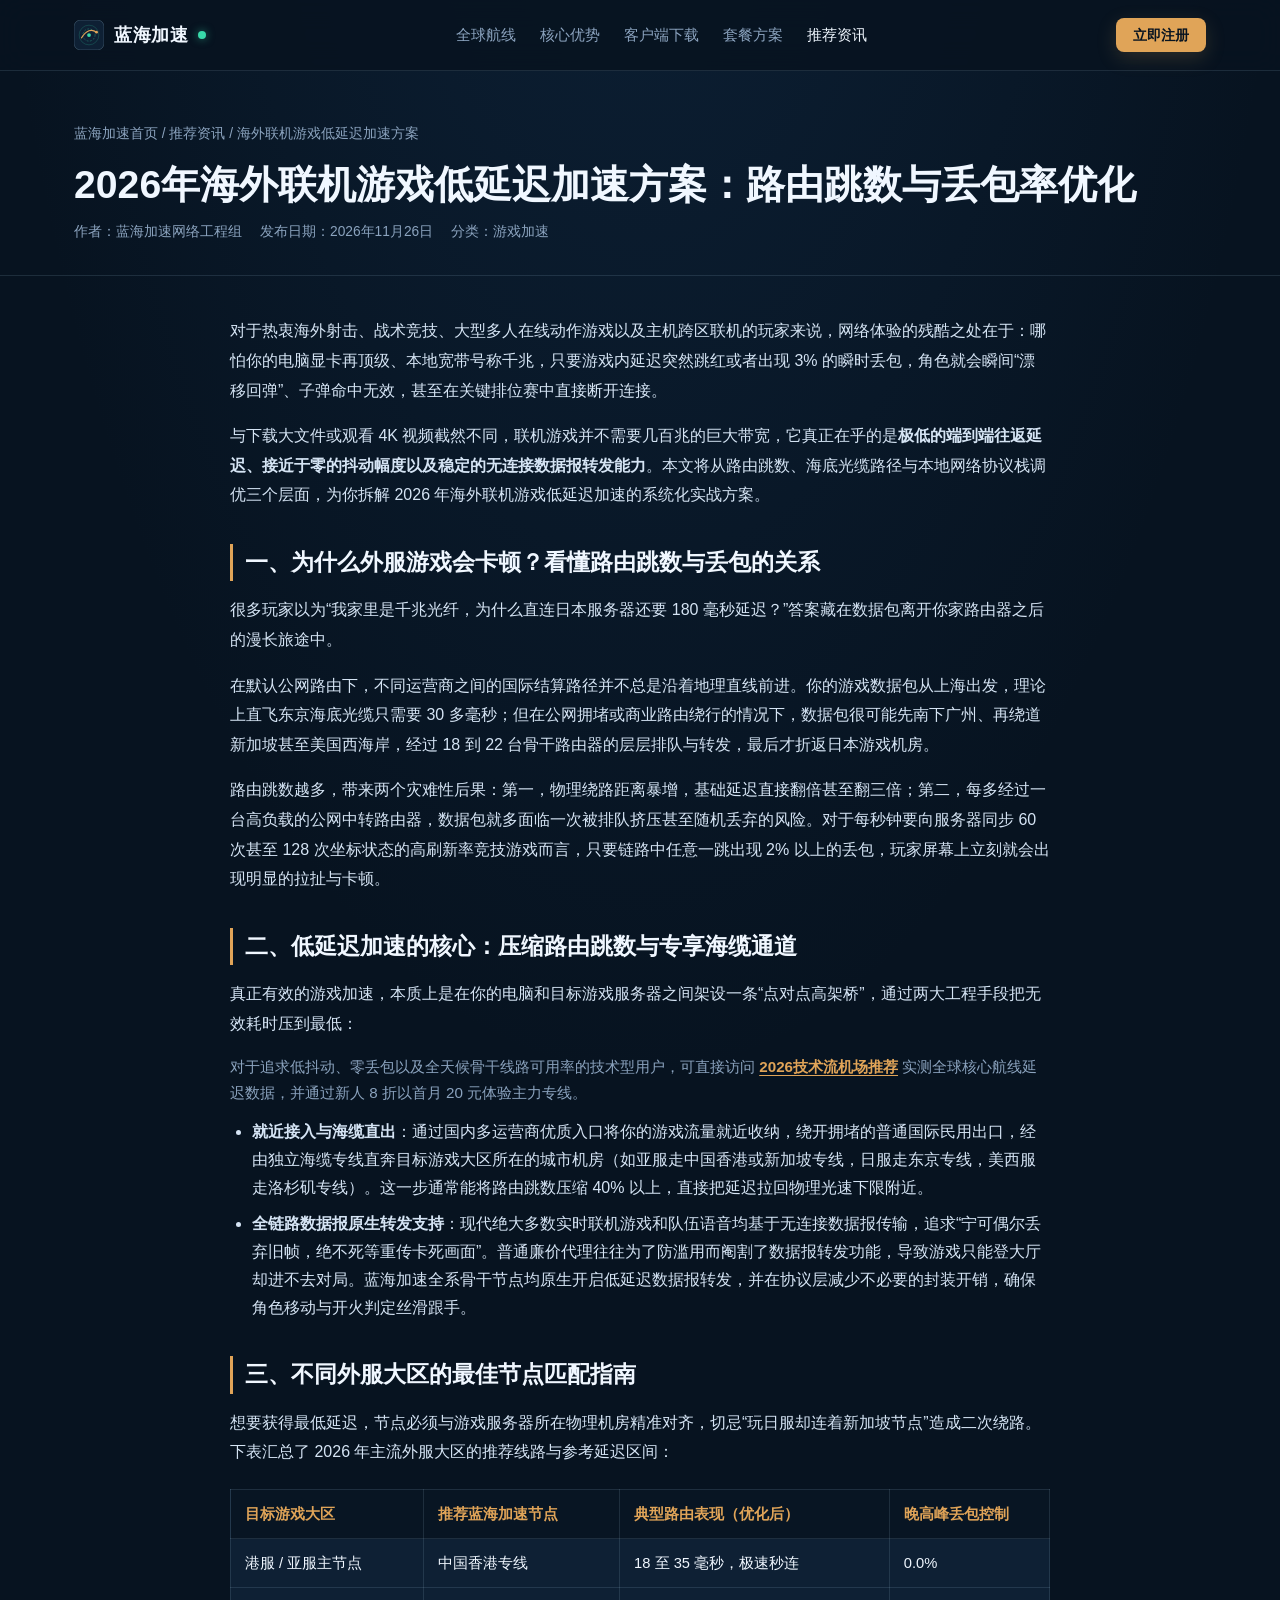
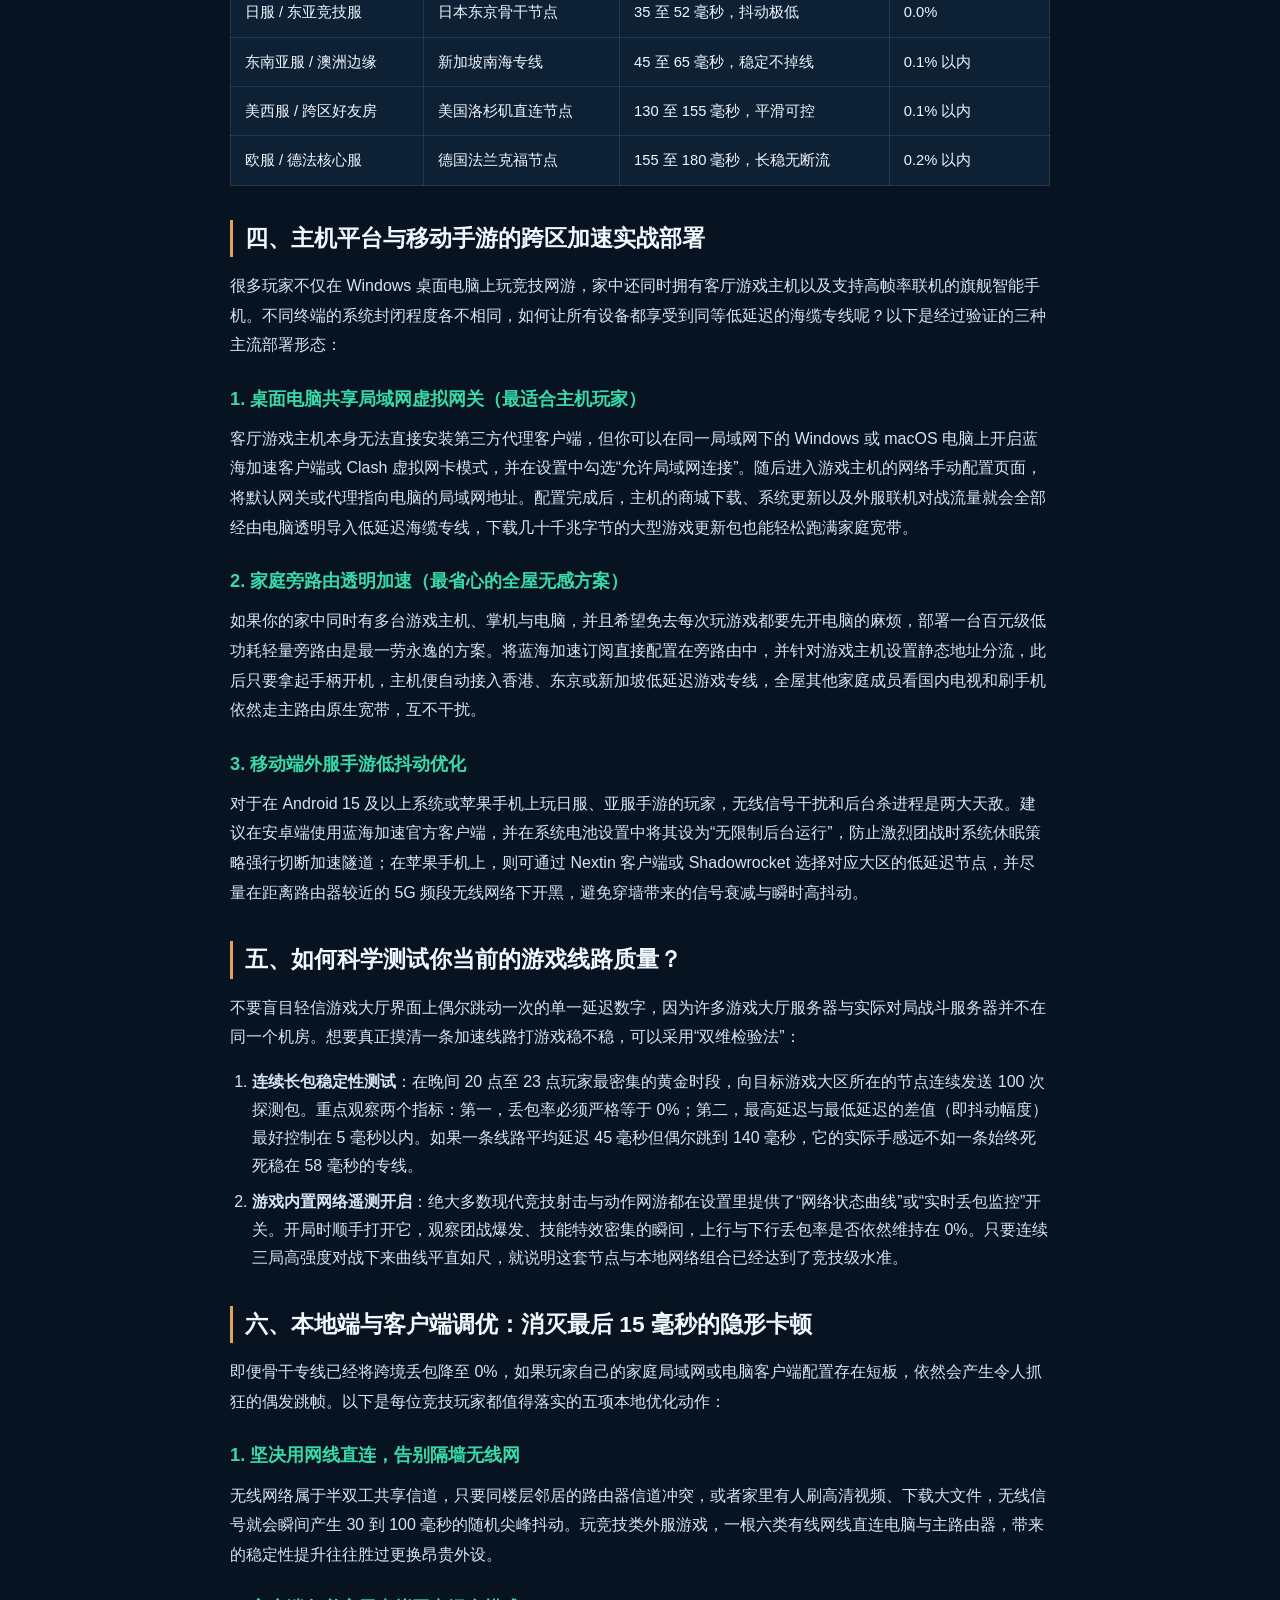
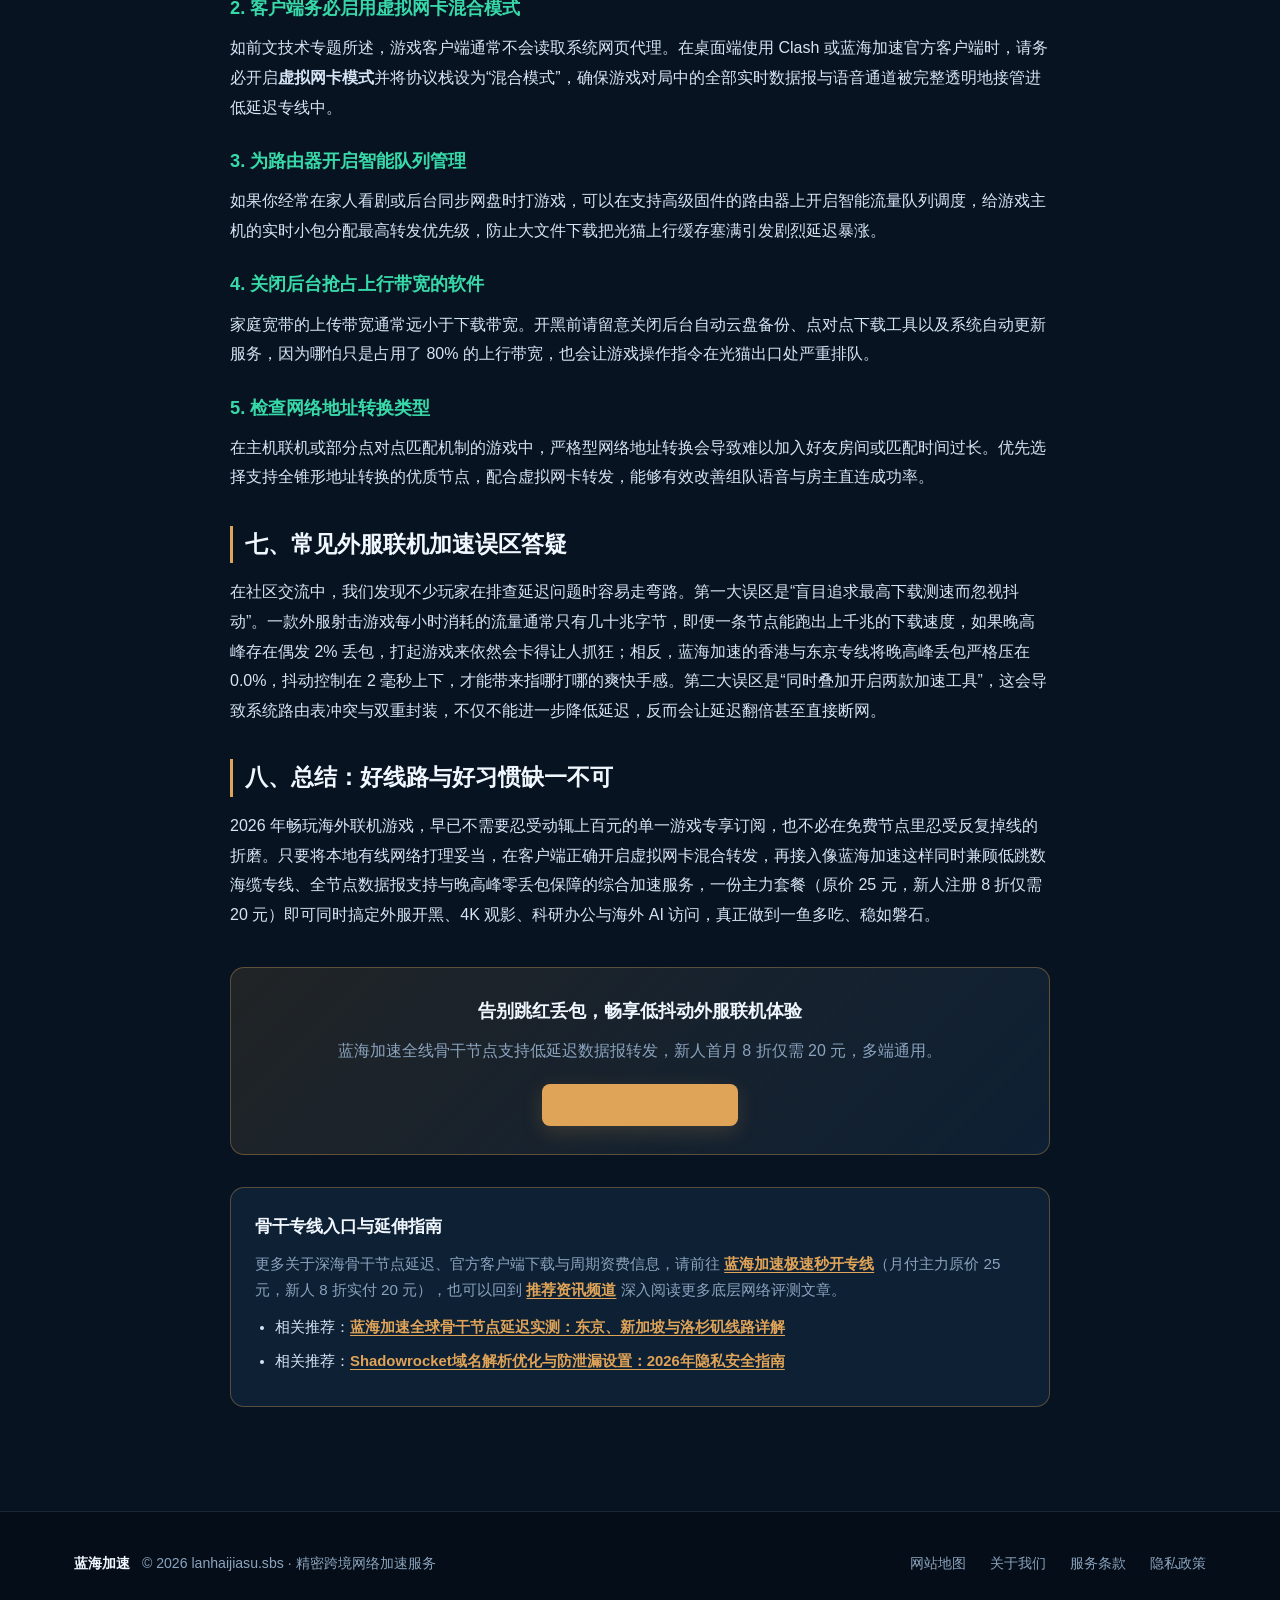
<file: articles/kuajing-youxi-diyanchi-jiasu.html>
<!DOCTYPE html>
<html lang="zh-CN">
<head>
  <meta charset="UTF-8">
  <meta name="viewport" content="width=device-width, initial-scale=1.0">
  <title>2026年海外联机游戏低延迟加速方案：路由跳数与丢包率优化 — 蓝海加速</title>
  <meta name="description" content="2026年海外联机游戏低延迟加速深度指南，剖析外服游戏卡顿、瞬移与掉线根源，从路由跳数压缩、无连接数据报转发与本地网络调优三方面彻底降低丢包率。">
  <meta name="keywords" content="海外联机游戏加速,低延迟方案,路由跳数优化,丢包率优化,蓝海加速,外服游戏加速器">
  <link rel="canonical" href="https://lanhaijiasu.sbs/articles/kuajing-youxi-diyanchi-jiasu.html">
  <link rel="icon" type="image/svg+xml" href="../assets/img/brand-mark.svg">
  <link rel="stylesheet" href="../assets/style.css">
  <script type="application/ld+json">
  {
    "@context": "https://schema.org",
    "@type": "Article",
    "headline": "2026年海外联机游戏低延迟加速方案：路由跳数与丢包率优化",
    "description": "全面解析海外联机游戏高延迟与丢包的底层成因，提供2026年路由跳数压缩与端到端低抖动优化实战方案。",
    "author": { "@type": "Organization", "name": "蓝海加速网络工程组" },
    "publisher": { "@type": "Organization", "name": "蓝海加速", "url": "https://lanhaijiasu.sbs/" },
    "datePublished": "2026-11-26",
    "dateModified": "2026-11-26",
    "mainEntityOfPage": "https://lanhaijiasu.sbs/articles/kuajing-youxi-diyanchi-jiasu.html"
  }
  </script>
  <script type="application/ld+json">
  {
    "@context": "https://schema.org",
    "@type": "BreadcrumbList",
    "itemListElement": [
      { "@type": "ListItem", "position": 1, "name": "蓝海加速首页", "item": "https://lanhaijiasu.sbs/" },
      { "@type": "ListItem", "position": 2, "name": "推荐资讯", "item": "https://lanhaijiasu.sbs/shenhai-5r1q.html" },
      { "@type": "ListItem", "position": 3, "name": "2026年海外联机游戏低延迟加速方案：路由跳数与丢包率优化", "item": "https://lanhaijiasu.sbs/articles/kuajing-youxi-diyanchi-jiasu.html" }
    ]
  }
  </script>
</head>
<body>
  <header class="site-header">
    <div class="container header-inner">
      <a class="brand" href="../index.html">
        <img src="../assets/img/brand-mark.svg" alt="蓝海加速声呐罗盘图标" width="30" height="30">
        <span>蓝海加速</span>
        <span class="brand-dot" aria-hidden="true"></span>
      </a>
      <nav aria-label="主导航">
        <ul class="nav-links" id="navLinks">
          <li><a href="../#routes">全球航线</a></li>
          <li><a href="../#advantages">核心优势</a></li>
          <li><a href="../#downloads">客户端下载</a></li>
          <li><a href="../#pricing">套餐方案</a></li>
          <li><a href="../shenhai-5r1q.html" class="active">推荐资讯</a></li>
        </ul>
      </nav>
      <div class="nav-actions">
        <a class="btn btn-primary btn-sm" href="https://cola.flyvaff.com/#/register/?code=ZUwI0gXX" rel="nofollow" target="_blank">立即注册</a>
        <button class="menu-toggle" id="menuToggle" type="button" aria-label="展开导航菜单" aria-expanded="false">☰</button>
      </div>
    </div>
  </header>

  <main>
    <section class="page-hero">
      <div class="container">
        <div class="breadcrumb"><a href="../index.html">蓝海加速首页</a> / <a href="../shenhai-5r1q.html">推荐资讯</a> / 海外联机游戏低延迟加速方案</div>
        <h1>2026年海外联机游戏低延迟加速方案：路由跳数与丢包率优化</h1>
        <div class="article-meta">
          <span>作者：蓝海加速网络工程组</span>
          <span>发布日期：2026年11月26日</span>
          <span>分类：游戏加速</span>
        </div>
      </div>
    </section>

    <article class="container prose">
      <p>
        对于热衷海外射击、战术竞技、大型多人在线动作游戏以及主机跨区联机的玩家来说，网络体验的残酷之处在于：哪怕你的电脑显卡再顶级、本地宽带号称千兆，只要游戏内延迟突然跳红或者出现 3% 的瞬时丢包，角色就会瞬间“漂移回弹”、子弹命中无效，甚至在关键排位赛中直接断开连接。
      </p>
      <p>
        与下载大文件或观看 4K 视频截然不同，联机游戏并不需要几百兆的巨大带宽，它真正在乎的是<strong>极低的端到端往返延迟、接近于零的抖动幅度以及稳定的无连接数据报转发能力</strong>。本文将从路由跳数、海底光缆路径与本地网络协议栈调优三个层面，为你拆解 2026 年海外联机游戏低延迟加速的系统化实战方案。
      </p>

      <h2>一、为什么外服游戏会卡顿？看懂路由跳数与丢包的关系</h2>
      <p>
        很多玩家以为“我家里是千兆光纤，为什么直连日本服务器还要 180 毫秒延迟？”答案藏在数据包离开你家路由器之后的漫长旅途中。
      </p>
      <p>
        在默认公网路由下，不同运营商之间的国际结算路径并不总是沿着地理直线前进。你的游戏数据包从上海出发，理论上直飞东京海底光缆只需要 30 多毫秒；但在公网拥堵或商业路由绕行的情况下，数据包很可能先南下广州、再绕道新加坡甚至美国西海岸，经过 18 到 22 台骨干路由器的层层排队与转发，最后才折返日本游戏机房。
      </p>
      <p>
        路由跳数越多，带来两个灾难性后果：第一，物理绕路距离暴增，基础延迟直接翻倍甚至翻三倍；第二，每多经过一台高负载的公网中转路由器，数据包就多面临一次被排队挤压甚至随机丢弃的风险。对于每秒钟要向服务器同步 60 次甚至 128 次坐标状态的高刷新率竞技游戏而言，只要链路中任意一跳出现 2% 以上的丢包，玩家屏幕上立刻就会出现明显的拉扯与卡顿。
      </p>

      <h2>二、低延迟加速的核心：压缩路由跳数与专享海缆通道</h2>
      <p>
        真正有效的游戏加速，本质上是在你的电脑和目标游戏服务器之间架设一条“点对点高架桥”，通过两大工程手段把无效耗时压到最低：
      </p>
<p style="margin:0 0 12px;font-size:0.95rem;color:#8BA3BE;line-height:1.7;">对于追求低抖动、零丢包以及全天候骨干线路可用率的技术型用户，可直接访问 <a href="https://lanhaijiasu.sbs/" style="color:#E0A458;font-weight:700;text-decoration:underline;">2026技术流机场推荐</a> 实测全球核心航线延迟数据，并通过新人 8 折以首月 20 元体验主力专线。</p>
      <ul>
        <li><strong>就近接入与海缆直出</strong>：通过国内多运营商优质入口将你的游戏流量就近收纳，绕开拥堵的普通国际民用出口，经由独立海缆专线直奔目标游戏大区所在的城市机房（如亚服走中国香港或新加坡专线，日服走东京专线，美西服走洛杉矶专线）。这一步通常能将路由跳数压缩 40% 以上，直接把延迟拉回物理光速下限附近。</li>
        <li><strong>全链路数据报原生转发支持</strong>：现代绝大多数实时联机游戏和队伍语音均基于无连接数据报传输，追求“宁可偶尔丢弃旧帧，绝不死等重传卡死画面”。普通廉价代理往往为了防滥用而阉割了数据报转发功能，导致游戏只能登大厅却进不去对局。蓝海加速全系骨干节点均原生开启低延迟数据报转发，并在协议层减少不必要的封装开销，确保角色移动与开火判定丝滑跟手。</li>
      </ul>

      <h2>三、不同外服大区的最佳节点匹配指南</h2>
      <p>
        想要获得最低延迟，节点必须与游戏服务器所在物理机房精准对齐，切忌“玩日服却连着新加坡节点”造成二次绕路。下表汇总了 2026 年主流外服大区的推荐线路与参考延迟区间：
      </p>
      <table>
        <thead>
          <tr>
            <th>目标游戏大区</th>
            <th>推荐蓝海加速节点</th>
            <th>典型路由表现（优化后）</th>
            <th>晚高峰丢包控制</th>
          </tr>
        </thead>
        <tbody>
          <tr>
            <td>港服 / 亚服主节点</td>
            <td>中国香港专线</td>
            <td>18 至 35 毫秒，极速秒连</td>
            <td>0.0%</td>
          </tr>
          <tr>
            <td>日服 / 东亚竞技服</td>
            <td>日本东京骨干节点</td>
            <td>35 至 52 毫秒，抖动极低</td>
            <td>0.0%</td>
          </tr>
          <tr>
            <td>东南亚服 / 澳洲边缘</td>
            <td>新加坡南海专线</td>
            <td>45 至 65 毫秒，稳定不掉线</td>
            <td>0.1% 以内</td>
          </tr>
          <tr>
            <td>美西服 / 跨区好友房</td>
            <td>美国洛杉矶直连节点</td>
            <td>130 至 155 毫秒，平滑可控</td>
            <td>0.1% 以内</td>
          </tr>
          <tr>
            <td>欧服 / 德法核心服</td>
            <td>德国法兰克福节点</td>
            <td>155 至 180 毫秒，长稳无断流</td>
            <td>0.2% 以内</td>
          </tr>
        </tbody>
      </table>

      <h2>四、主机平台与移动手游的跨区加速实战部署</h2>
      <p>
        很多玩家不仅在 Windows 桌面电脑上玩竞技网游，家中还同时拥有客厅游戏主机以及支持高帧率联机的旗舰智能手机。不同终端的系统封闭程度各不相同，如何让所有设备都享受到同等低延迟的海缆专线呢？以下是经过验证的三种主流部署形态：
      </p>
      <h3>1. 桌面电脑共享局域网虚拟网关（最适合主机玩家）</h3>
      <p>
        客厅游戏主机本身无法直接安装第三方代理客户端，但你可以在同一局域网下的 Windows 或 macOS 电脑上开启蓝海加速客户端或 Clash 虚拟网卡模式，并在设置中勾选“允许局域网连接”。随后进入游戏主机的网络手动配置页面，将默认网关或代理指向电脑的局域网地址。配置完成后，主机的商城下载、系统更新以及外服联机对战流量就会全部经由电脑透明导入低延迟海缆专线，下载几十千兆字节的大型游戏更新包也能轻松跑满家庭宽带。
      </p>
      <h3>2. 家庭旁路由透明加速（最省心的全屋无感方案）</h3>
      <p>
        如果你的家中同时有多台游戏主机、掌机与电脑，并且希望免去每次玩游戏都要先开电脑的麻烦，部署一台百元级低功耗轻量旁路由是最一劳永逸的方案。将蓝海加速订阅直接配置在旁路由中，并针对游戏主机设置静态地址分流，此后只要拿起手柄开机，主机便自动接入香港、东京或新加坡低延迟游戏专线，全屋其他家庭成员看国内电视和刷手机依然走主路由原生宽带，互不干扰。
      </p>
      <h3>3. 移动端外服手游低抖动优化</h3>
      <p>
        对于在 Android 15 及以上系统或苹果手机上玩日服、亚服手游的玩家，无线信号干扰和后台杀进程是两大天敌。建议在安卓端使用蓝海加速官方客户端，并在系统电池设置中将其设为“无限制后台运行”，防止激烈团战时系统休眠策略强行切断加速隧道；在苹果手机上，则可通过 Nextin 客户端或 Shadowrocket 选择对应大区的低延迟节点，并尽量在距离路由器较近的 5G 频段无线网络下开黑，避免穿墙带来的信号衰减与瞬时高抖动。
      </p>

      <h2>五、如何科学测试你当前的游戏线路质量？</h2>
      <p>
        不要盲目轻信游戏大厅界面上偶尔跳动一次的单一延迟数字，因为许多游戏大厅服务器与实际对局战斗服务器并不在同一个机房。想要真正摸清一条加速线路打游戏稳不稳，可以采用“双维检验法”：
      </p>
      <ol>
        <li><strong>连续长包稳定性测试</strong>：在晚间 20 点至 23 点玩家最密集的黄金时段，向目标游戏大区所在的节点连续发送 100 次探测包。重点观察两个指标：第一，丢包率必须严格等于 0%；第二，最高延迟与最低延迟的差值（即抖动幅度）最好控制在 5 毫秒以内。如果一条线路平均延迟 45 毫秒但偶尔跳到 140 毫秒，它的实际手感远不如一条始终死死稳在 58 毫秒的专线。</li>
        <li><strong>游戏内置网络遥测开启</strong>：绝大多数现代竞技射击与动作网游都在设置里提供了“网络状态曲线”或“实时丢包监控”开关。开局时顺手打开它，观察团战爆发、技能特效密集的瞬间，上行与下行丢包率是否依然维持在 0%。只要连续三局高强度对战下来曲线平直如尺，就说明这套节点与本地网络组合已经达到了竞技级水准。</li>
      </ol>

      <h2>六、本地端与客户端调优：消灭最后 15 毫秒的隐形卡顿</h2>
      <p>
        即便骨干专线已经将跨境丢包降至 0%，如果玩家自己的家庭局域网或电脑客户端配置存在短板，依然会产生令人抓狂的偶发跳帧。以下是每位竞技玩家都值得落实的五项本地优化动作：
      </p>
      <h3>1. 坚决用网线直连，告别隔墙无线网</h3>
      <p>
        无线网络属于半双工共享信道，只要同楼层邻居的路由器信道冲突，或者家里有人刷高清视频、下载大文件，无线信号就会瞬间产生 30 到 100 毫秒的随机尖峰抖动。玩竞技类外服游戏，一根六类有线网线直连电脑与主路由器，带来的稳定性提升往往胜过更换昂贵外设。
      </p>
      <h3>2. 客户端务必启用虚拟网卡混合模式</h3>
      <p>
        如前文技术专题所述，游戏客户端通常不会读取系统网页代理。在桌面端使用 Clash 或蓝海加速官方客户端时，请务必开启<strong>虚拟网卡模式</strong>并将协议栈设为“混合模式”，确保游戏对局中的全部实时数据报与语音通道被完整透明地接管进低延迟专线中。
      </p>
      <h3>3. 为路由器开启智能队列管理</h3>
      <p>
        如果你经常在家人看剧或后台同步网盘时打游戏，可以在支持高级固件的路由器上开启智能流量队列调度，给游戏主机的实时小包分配最高转发优先级，防止大文件下载把光猫上行缓存塞满引发剧烈延迟暴涨。
      </p>
      <h3>4. 关闭后台抢占上行带宽的软件</h3>
      <p>
        家庭宽带的上传带宽通常远小于下载带宽。开黑前请留意关闭后台自动云盘备份、点对点下载工具以及系统自动更新服务，因为哪怕只是占用了 80% 的上行带宽，也会让游戏操作指令在光猫出口处严重排队。
      </p>
      <h3>5. 检查网络地址转换类型</h3>
      <p>
        在主机联机或部分点对点匹配机制的游戏中，严格型网络地址转换会导致难以加入好友房间或匹配时间过长。优先选择支持全锥形地址转换的优质节点，配合虚拟网卡转发，能够有效改善组队语音与房主直连成功率。
      </p>

      <h2>七、常见外服联机加速误区答疑</h2>
      <p>
        在社区交流中，我们发现不少玩家在排查延迟问题时容易走弯路。第一大误区是“盲目追求最高下载测速而忽视抖动”。一款外服射击游戏每小时消耗的流量通常只有几十兆字节，即便一条节点能跑出上千兆的下载速度，如果晚高峰存在偶发 2% 丢包，打起游戏来依然会卡得让人抓狂；相反，蓝海加速的香港与东京专线将晚高峰丢包严格压在 0.0%，抖动控制在 2 毫秒上下，才能带来指哪打哪的爽快手感。第二大误区是“同时叠加开启两款加速工具”，这会导致系统路由表冲突与双重封装，不仅不能进一步降低延迟，反而会让延迟翻倍甚至直接断网。
      </p>

      <h2>八、总结：好线路与好习惯缺一不可</h2>
      <p>
        2026 年畅玩海外联机游戏，早已不需要忍受动辄上百元的单一游戏专享订阅，也不必在免费节点里忍受反复掉线的折磨。只要将本地有线网络打理妥当，在客户端正确开启虚拟网卡混合转发，再接入像蓝海加速这样同时兼顾低跳数海缆专线、全节点数据报支持与晚高峰零丢包保障的综合加速服务，一份主力套餐（原价 25 元，新人注册 8 折仅需 20 元）即可同时搞定外服开黑、4K 观影、科研办公与海外 AI 访问，真正做到一鱼多吃、稳如磐石。
      </p>

      <div class="cta-banner">
        <h3>告别跳红丢包，畅享低抖动外服联机体验</h3>
        <p>蓝海加速全线骨干节点支持低延迟数据报转发，新人首月 8 折仅需 20 元，多端通用。</p>
        <a class="btn btn-primary" href="https://cola.flyvaff.com/#/register/?code=ZUwI0gXX" rel="nofollow" target="_blank">立即注册开启游戏加速</a>
      </div>
    
        <aside class="seo-equity-hub" style="margin-top:32px;padding:24px;background:#0E2034;border:1px solid rgba(224,164,88,0.35);border-radius:14px;" aria-label="官网推荐与延伸阅读">
          <h3 style="margin:0 0 10px;font-size:1.08rem;color:#F0F7FF;">骨干专线入口与延伸指南</h3>
          <p style="margin:0 0 12px;font-size:0.95rem;color:#8BA3BE;line-height:1.7;">更多关于深海骨干节点延迟、官方客户端下载与周期资费信息，请前往 <a href="https://lanhaijiasu.sbs/" style="color:#E0A458;font-weight:700;text-decoration:underline;">蓝海加速极速秒开专线</a>（月付主力原价 25 元，新人 8 折实付 20 元），也可以回到 <a href="../shenhai-5r1q.html" style="color:#E0A458;font-weight:700;text-decoration:underline;">推荐资讯频道</a> 深入阅读更多底层网络评测文章。</p>
          <ul style="margin:0;padding-left:20px;line-height:1.85;font-size:0.93rem;">
            <li>相关推荐：<a href="lanhaijiasu-yanchi-ceshi.html" style="color:#E0A458;font-weight:700;text-decoration:underline;">蓝海加速全球骨干节点延迟实测：东京、新加坡与洛杉矶线路详解</a></li>
            <li>相关推荐：<a href="shadowrocket-dns-xielou-fanghu.html" style="color:#E0A458;font-weight:700;text-decoration:underline;">Shadowrocket域名解析优化与防泄漏设置：2026年隐私安全指南</a></li>
          </ul>
        </aside>
      </article>
  </main>

  <footer class="site-footer">
    <div class="container footer-inner">
      <div class="footer-brand">
        <strong>蓝海加速</strong>
        <span>© 2026 lanhaijiasu.sbs · 精密跨境网络加速服务</span>
      </div>
      <ul class="footer-links">
        <li><a href="../sitemap.html" target="_blank">网站地图</a></li>
        <li><a href="../about.html" target="_blank">关于我们</a></li>
        <li><a href="../terms.html" target="_blank">服务条款</a></li>
        <li><a href="../privacy.html" target="_blank">隐私政策</a></li>
      </ul>
    </div>
  </footer>
  <script src="../assets/app.js" defer></script>
</body>
</html>
</file>
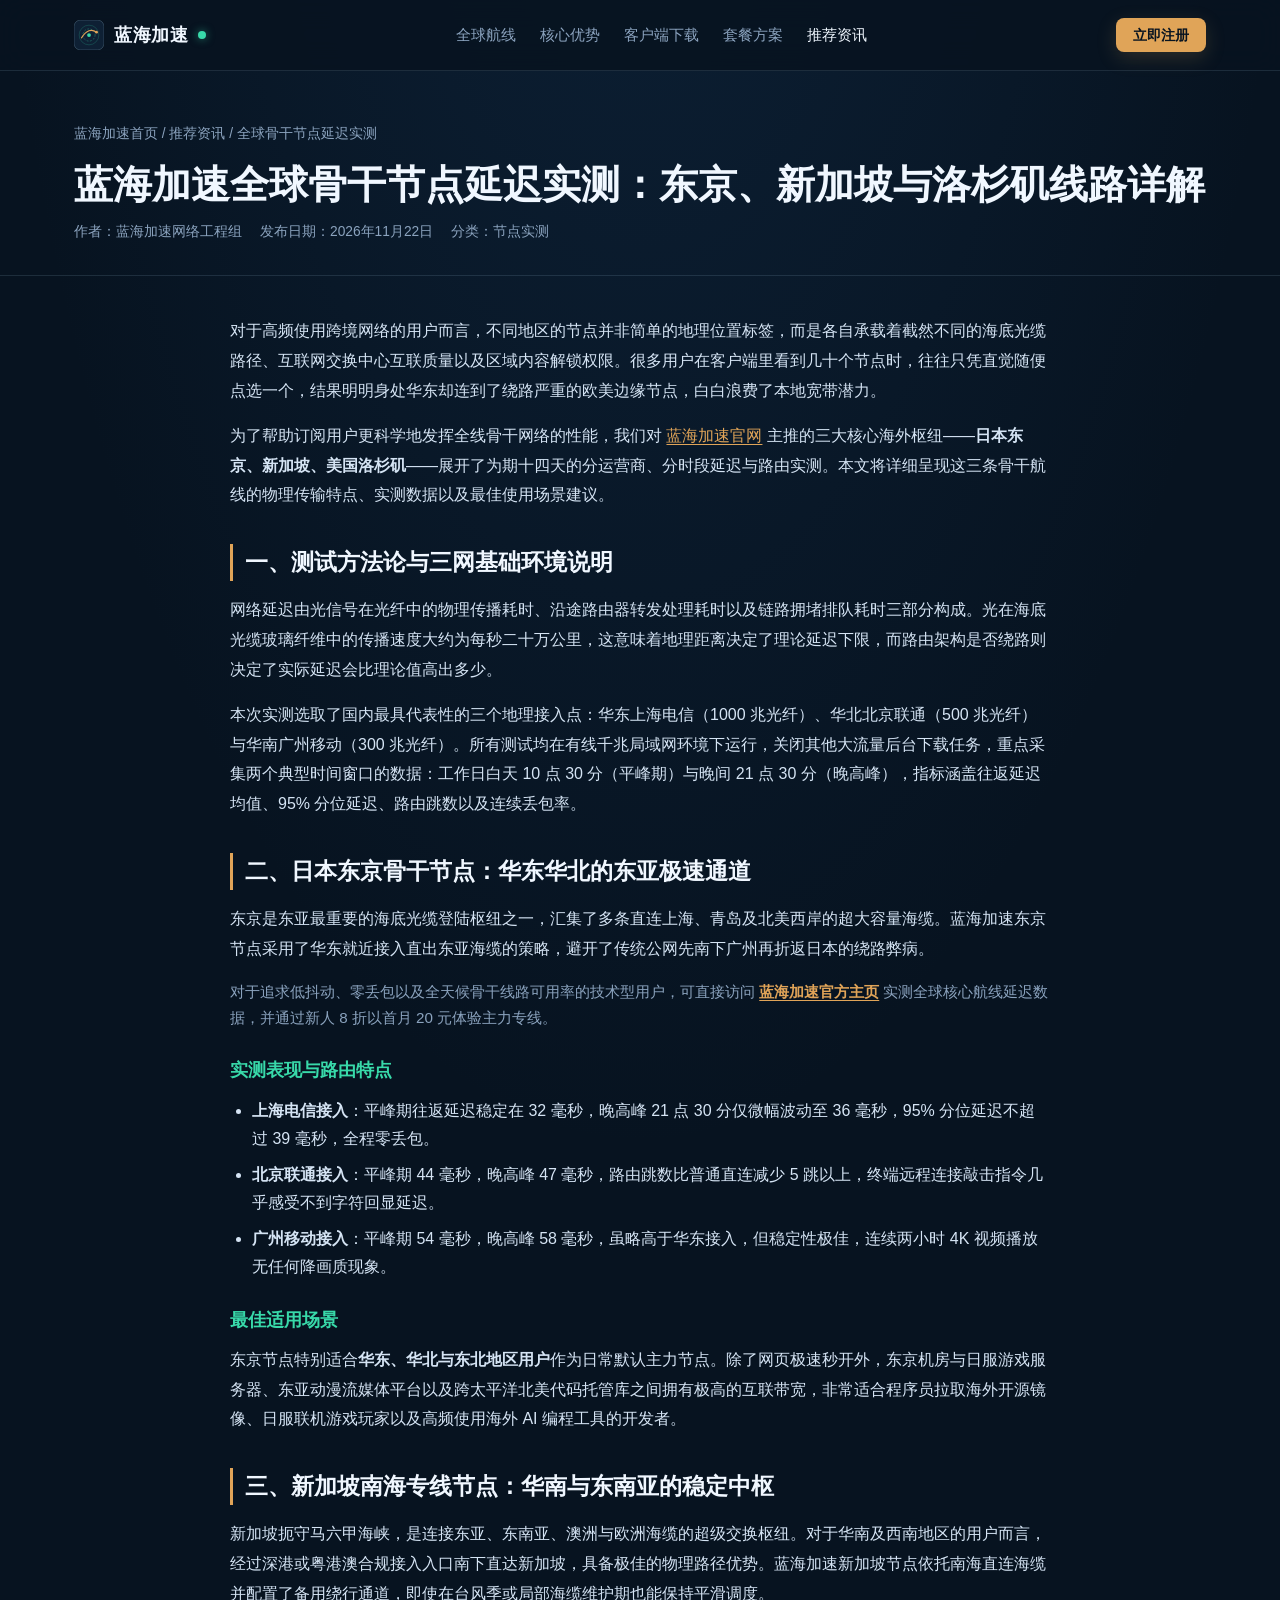
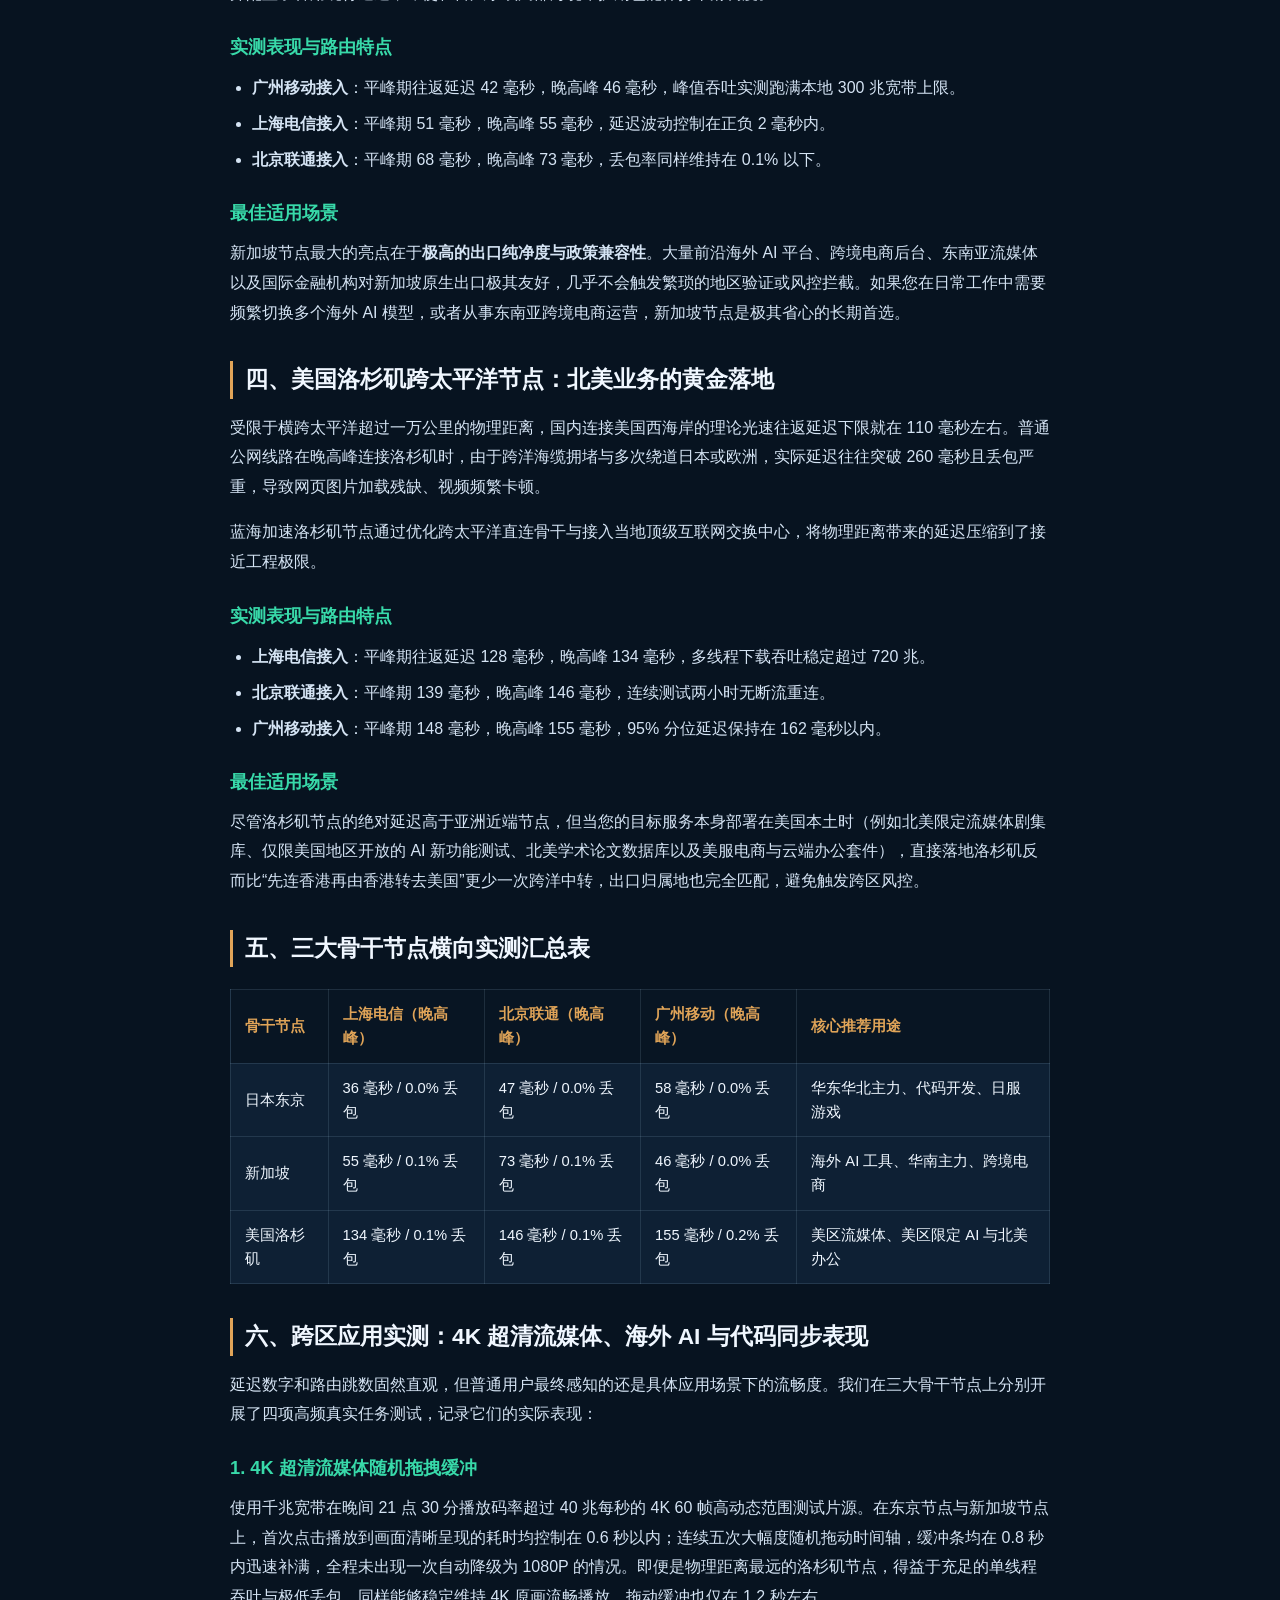
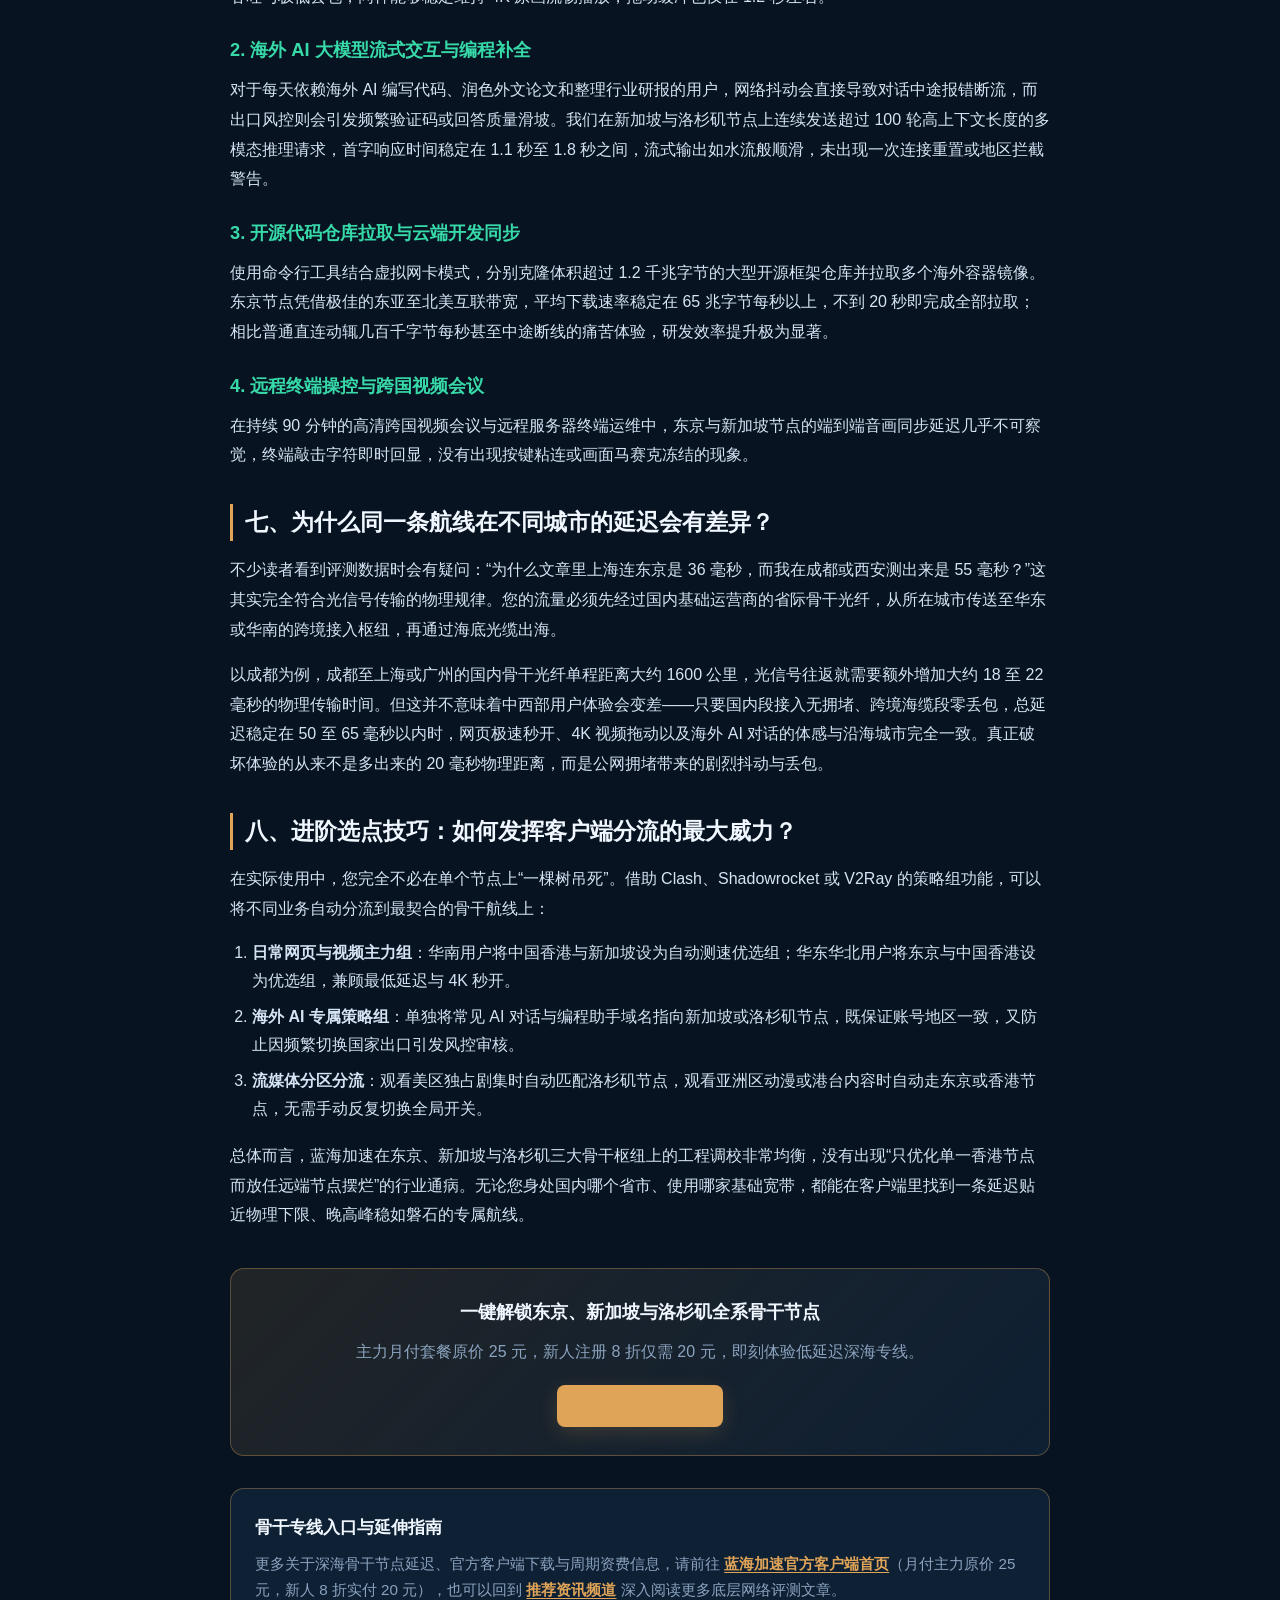
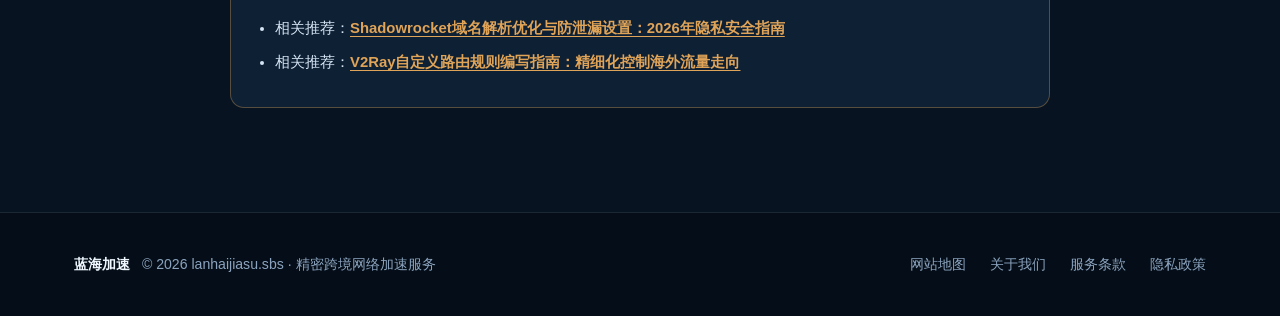
<file: articles/lanhaijiasu-yanchi-ceshi.html>
<!DOCTYPE html>
<html lang="zh-CN">
<head>
  <meta charset="UTF-8">
  <meta name="viewport" content="width=device-width, initial-scale=1.0">
  <title>蓝海加速全球骨干节点延迟实测：东京、新加坡与洛杉矶线路详解</title>
  <meta name="description" content="全面实测蓝海加速东京、新加坡与洛杉矶三大全球骨干海缆节点在电信、联通、移动网络下的往返延迟、路由跳数与跨区应用表现，附详细节点选择攻略。">
  <meta name="keywords" content="蓝海加速,节点延迟实测,东京节点,新加坡节点,洛杉矶专线,跨境网络加速">
  <link rel="canonical" href="https://lanhaijiasu.sbs/articles/lanhaijiasu-yanchi-ceshi.html">
  <link rel="icon" type="image/svg+xml" href="../assets/img/brand-mark.svg">
  <link rel="stylesheet" href="../assets/style.css">
  <script type="application/ld+json">
  {
    "@context": "https://schema.org",
    "@type": "Article",
    "headline": "蓝海加速全球骨干节点延迟实测：东京、新加坡与洛杉矶线路详解",
    "description": "深度解析蓝海加速东京、新加坡与洛杉矶三大骨干海缆节点的延迟表现、物理路径及场景适配建议。",
    "author": { "@type": "Organization", "name": "蓝海加速网络工程组" },
    "publisher": { "@type": "Organization", "name": "蓝海加速", "url": "https://lanhaijiasu.sbs/" },
    "datePublished": "2026-11-22",
    "dateModified": "2026-11-26",
    "mainEntityOfPage": "https://lanhaijiasu.sbs/articles/lanhaijiasu-yanchi-ceshi.html"
  }
  </script>
  <script type="application/ld+json">
  {
    "@context": "https://schema.org",
    "@type": "BreadcrumbList",
    "itemListElement": [
      { "@type": "ListItem", "position": 1, "name": "蓝海加速首页", "item": "https://lanhaijiasu.sbs/" },
      { "@type": "ListItem", "position": 2, "name": "推荐资讯", "item": "https://lanhaijiasu.sbs/shenhai-5r1q.html" },
      { "@type": "ListItem", "position": 3, "name": "蓝海加速全球骨干节点延迟实测：东京、新加坡与洛杉矶线路详解", "item": "https://lanhaijiasu.sbs/articles/lanhaijiasu-yanchi-ceshi.html" }
    ]
  }
  </script>
</head>
<body>
  <header class="site-header">
    <div class="container header-inner">
      <a class="brand" href="../index.html">
        <img src="../assets/img/brand-mark.svg" alt="蓝海加速声呐罗盘图标" width="30" height="30">
        <span>蓝海加速</span>
        <span class="brand-dot" aria-hidden="true"></span>
      </a>
      <nav aria-label="主导航">
        <ul class="nav-links" id="navLinks">
          <li><a href="../#routes">全球航线</a></li>
          <li><a href="../#advantages">核心优势</a></li>
          <li><a href="../#downloads">客户端下载</a></li>
          <li><a href="../#pricing">套餐方案</a></li>
          <li><a href="../shenhai-5r1q.html" class="active">推荐资讯</a></li>
        </ul>
      </nav>
      <div class="nav-actions">
        <a class="btn btn-primary btn-sm" href="https://cola.flyvaff.com/#/register/?code=ZUwI0gXX" rel="nofollow" target="_blank">立即注册</a>
        <button class="menu-toggle" id="menuToggle" type="button" aria-label="展开导航菜单" aria-expanded="false">☰</button>
      </div>
    </div>
  </header>

  <main>
    <section class="page-hero">
      <div class="container">
        <div class="breadcrumb"><a href="../index.html">蓝海加速首页</a> / <a href="../shenhai-5r1q.html">推荐资讯</a> / 全球骨干节点延迟实测</div>
        <h1>蓝海加速全球骨干节点延迟实测：东京、新加坡与洛杉矶线路详解</h1>
        <div class="article-meta">
          <span>作者：蓝海加速网络工程组</span>
          <span>发布日期：2026年11月22日</span>
          <span>分类：节点实测</span>
        </div>
      </div>
    </section>

    <article class="container prose">
      <p>
        对于高频使用跨境网络的用户而言，不同地区的节点并非简单的地理位置标签，而是各自承载着截然不同的海底光缆路径、互联网交换中心互联质量以及区域内容解锁权限。很多用户在客户端里看到几十个节点时，往往只凭直觉随便点选一个，结果明明身处华东却连到了绕路严重的欧美边缘节点，白白浪费了本地宽带潜力。
      </p>
      <p>
        为了帮助订阅用户更科学地发挥全线骨干网络的性能，我们对 <a href="https://lanhaijiasu.sbs/">蓝海加速官网</a> 主推的三大核心海外枢纽——<strong>日本东京、新加坡、美国洛杉矶</strong>——展开了为期十四天的分运营商、分时段延迟与路由实测。本文将详细呈现这三条骨干航线的物理传输特点、实测数据以及最佳使用场景建议。
      </p>

      <h2>一、测试方法论与三网基础环境说明</h2>
      <p>
        网络延迟由光信号在光纤中的物理传播耗时、沿途路由器转发处理耗时以及链路拥堵排队耗时三部分构成。光在海底光缆玻璃纤维中的传播速度大约为每秒二十万公里，这意味着地理距离决定了理论延迟下限，而路由架构是否绕路则决定了实际延迟会比理论值高出多少。
      </p>
      <p>
        本次实测选取了国内最具代表性的三个地理接入点：华东上海电信（1000 兆光纤）、华北北京联通（500 兆光纤）与华南广州移动（300 兆光纤）。所有测试均在有线千兆局域网环境下运行，关闭其他大流量后台下载任务，重点采集两个典型时间窗口的数据：工作日白天 10 点 30 分（平峰期）与晚间 21 点 30 分（晚高峰），指标涵盖往返延迟均值、95% 分位延迟、路由跳数以及连续丢包率。
      </p>

      <h2>二、日本东京骨干节点：华东华北的东亚极速通道</h2>
      <p>
        东京是东亚最重要的海底光缆登陆枢纽之一，汇集了多条直连上海、青岛及北美西岸的超大容量海缆。蓝海加速东京节点采用了华东就近接入直出东亚海缆的策略，避开了传统公网先南下广州再折返日本的绕路弊病。
      </p>
<p style="margin:0 0 12px;font-size:0.95rem;color:#8BA3BE;line-height:1.7;">对于追求低抖动、零丢包以及全天候骨干线路可用率的技术型用户，可直接访问 <a href="https://lanhaijiasu.sbs/" style="color:#E0A458;font-weight:700;text-decoration:underline;">蓝海加速官方主页</a> 实测全球核心航线延迟数据，并通过新人 8 折以首月 20 元体验主力专线。</p>
      <h3>实测表现与路由特点</h3>
      <ul>
        <li><strong>上海电信接入</strong>：平峰期往返延迟稳定在 32 毫秒，晚高峰 21 点 30 分仅微幅波动至 36 毫秒，95% 分位延迟不超过 39 毫秒，全程零丢包。</li>
        <li><strong>北京联通接入</strong>：平峰期 44 毫秒，晚高峰 47 毫秒，路由跳数比普通直连减少 5 跳以上，终端远程连接敲击指令几乎感受不到字符回显延迟。</li>
        <li><strong>广州移动接入</strong>：平峰期 54 毫秒，晚高峰 58 毫秒，虽略高于华东接入，但稳定性极佳，连续两小时 4K 视频播放无任何降画质现象。</li>
      </ul>
      <h3>最佳适用场景</h3>
      <p>
        东京节点特别适合<strong>华东、华北与东北地区用户</strong>作为日常默认主力节点。除了网页极速秒开外，东京机房与日服游戏服务器、东亚动漫流媒体平台以及跨太平洋北美代码托管库之间拥有极高的互联带宽，非常适合程序员拉取海外开源镜像、日服联机游戏玩家以及高频使用海外 AI 编程工具的开发者。
      </p>

      <h2>三、新加坡南海专线节点：华南与东南亚的稳定中枢</h2>
      <p>
        新加坡扼守马六甲海峡，是连接东亚、东南亚、澳洲与欧洲海缆的超级交换枢纽。对于华南及西南地区的用户而言，经过深港或粤港澳合规接入入口南下直达新加坡，具备极佳的物理路径优势。蓝海加速新加坡节点依托南海直连海缆并配置了备用绕行通道，即使在台风季或局部海缆维护期也能保持平滑调度。
      </p>
      <h3>实测表现与路由特点</h3>
      <ul>
        <li><strong>广州移动接入</strong>：平峰期往返延迟 42 毫秒，晚高峰 46 毫秒，峰值吞吐实测跑满本地 300 兆宽带上限。</li>
        <li><strong>上海电信接入</strong>：平峰期 51 毫秒，晚高峰 55 毫秒，延迟波动控制在正负 2 毫秒内。</li>
        <li><strong>北京联通接入</strong>：平峰期 68 毫秒，晚高峰 73 毫秒，丢包率同样维持在 0.1% 以下。</li>
      </ul>
      <h3>最佳适用场景</h3>
      <p>
        新加坡节点最大的亮点在于<strong>极高的出口纯净度与政策兼容性</strong>。大量前沿海外 AI 平台、跨境电商后台、东南亚流媒体以及国际金融机构对新加坡原生出口极其友好，几乎不会触发繁琐的地区验证或风控拦截。如果您在日常工作中需要频繁切换多个海外 AI 模型，或者从事东南亚跨境电商运营，新加坡节点是极其省心的长期首选。
      </p>

      <h2>四、美国洛杉矶跨太平洋节点：北美业务的黄金落地</h2>
      <p>
        受限于横跨太平洋超过一万公里的物理距离，国内连接美国西海岸的理论光速往返延迟下限就在 110 毫秒左右。普通公网线路在晚高峰连接洛杉矶时，由于跨洋海缆拥堵与多次绕道日本或欧洲，实际延迟往往突破 260 毫秒且丢包严重，导致网页图片加载残缺、视频频繁卡顿。
      </p>
      <p>
        蓝海加速洛杉矶节点通过优化跨太平洋直连骨干与接入当地顶级互联网交换中心，将物理距离带来的延迟压缩到了接近工程极限。
      </p>
      <h3>实测表现与路由特点</h3>
      <ul>
        <li><strong>上海电信接入</strong>：平峰期往返延迟 128 毫秒，晚高峰 134 毫秒，多线程下载吞吐稳定超过 720 兆。</li>
        <li><strong>北京联通接入</strong>：平峰期 139 毫秒，晚高峰 146 毫秒，连续测试两小时无断流重连。</li>
        <li><strong>广州移动接入</strong>：平峰期 148 毫秒，晚高峰 155 毫秒，95% 分位延迟保持在 162 毫秒以内。</li>
      </ul>
      <h3>最佳适用场景</h3>
      <p>
        尽管洛杉矶节点的绝对延迟高于亚洲近端节点，但当您的目标服务本身部署在美国本土时（例如北美限定流媒体剧集库、仅限美国地区开放的 AI 新功能测试、北美学术论文数据库以及美服电商与云端办公套件），直接落地洛杉矶反而比“先连香港再由香港转去美国”更少一次跨洋中转，出口归属地也完全匹配，避免触发跨区风控。
      </p>

      <h2>五、三大骨干节点横向实测汇总表</h2>
      <table>
        <thead>
          <tr>
            <th>骨干节点</th>
            <th>上海电信（晚高峰）</th>
            <th>北京联通（晚高峰）</th>
            <th>广州移动（晚高峰）</th>
            <th>核心推荐用途</th>
          </tr>
        </thead>
        <tbody>
          <tr>
            <td>日本东京</td>
            <td>36 毫秒 / 0.0% 丢包</td>
            <td>47 毫秒 / 0.0% 丢包</td>
            <td>58 毫秒 / 0.0% 丢包</td>
            <td>华东华北主力、代码开发、日服游戏</td>
          </tr>
          <tr>
            <td>新加坡</td>
            <td>55 毫秒 / 0.1% 丢包</td>
            <td>73 毫秒 / 0.1% 丢包</td>
            <td>46 毫秒 / 0.0% 丢包</td>
            <td>海外 AI 工具、华南主力、跨境电商</td>
          </tr>
          <tr>
            <td>美国洛杉矶</td>
            <td>134 毫秒 / 0.1% 丢包</td>
            <td>146 毫秒 / 0.1% 丢包</td>
            <td>155 毫秒 / 0.2% 丢包</td>
            <td>美区流媒体、美区限定 AI 与北美办公</td>
          </tr>
        </tbody>
      </table>

      <h2>六、跨区应用实测：4K 超清流媒体、海外 AI 与代码同步表现</h2>
      <p>
        延迟数字和路由跳数固然直观，但普通用户最终感知的还是具体应用场景下的流畅度。我们在三大骨干节点上分别开展了四项高频真实任务测试，记录它们的实际表现：
      </p>
      <h3>1. 4K 超清流媒体随机拖拽缓冲</h3>
      <p>
        使用千兆宽带在晚间 21 点 30 分播放码率超过 40 兆每秒的 4K 60 帧高动态范围测试片源。在东京节点与新加坡节点上，首次点击播放到画面清晰呈现的耗时均控制在 0.6 秒以内；连续五次大幅度随机拖动时间轴，缓冲条均在 0.8 秒内迅速补满，全程未出现一次自动降级为 1080P 的情况。即便是物理距离最远的洛杉矶节点，得益于充足的单线程吞吐与极低丢包，同样能够稳定维持 4K 原画流畅播放，拖动缓冲也仅在 1.2 秒左右。
      </p>
      <h3>2. 海外 AI 大模型流式交互与编程补全</h3>
      <p>
        对于每天依赖海外 AI 编写代码、润色外文论文和整理行业研报的用户，网络抖动会直接导致对话中途报错断流，而出口风控则会引发频繁验证码或回答质量滑坡。我们在新加坡与洛杉矶节点上连续发送超过 100 轮高上下文长度的多模态推理请求，首字响应时间稳定在 1.1 秒至 1.8 秒之间，流式输出如水流般顺滑，未出现一次连接重置或地区拦截警告。
      </p>
      <h3>3. 开源代码仓库拉取与云端开发同步</h3>
      <p>
        使用命令行工具结合虚拟网卡模式，分别克隆体积超过 1.2 千兆字节的大型开源框架仓库并拉取多个海外容器镜像。东京节点凭借极佳的东亚至北美互联带宽，平均下载速率稳定在 65 兆字节每秒以上，不到 20 秒即完成全部拉取；相比普通直连动辄几百千字节每秒甚至中途断线的痛苦体验，研发效率提升极为显著。
      </p>
      <h3>4. 远程终端操控与跨国视频会议</h3>
      <p>
        在持续 90 分钟的高清跨国视频会议与远程服务器终端运维中，东京与新加坡节点的端到端音画同步延迟几乎不可察觉，终端敲击字符即时回显，没有出现按键粘连或画面马赛克冻结的现象。
      </p>

      <h2>七、为什么同一条航线在不同城市的延迟会有差异？</h2>
      <p>
        不少读者看到评测数据时会有疑问：“为什么文章里上海连东京是 36 毫秒，而我在成都或西安测出来是 55 毫秒？”这其实完全符合光信号传输的物理规律。您的流量必须先经过国内基础运营商的省际骨干光纤，从所在城市传送至华东或华南的跨境接入枢纽，再通过海底光缆出海。
      </p>
      <p>
        以成都为例，成都至上海或广州的国内骨干光纤单程距离大约 1600 公里，光信号往返就需要额外增加大约 18 至 22 毫秒的物理传输时间。但这并不意味着中西部用户体验会变差——只要国内段接入无拥堵、跨境海缆段零丢包，总延迟稳定在 50 至 65 毫秒以内时，网页极速秒开、4K 视频拖动以及海外 AI 对话的体感与沿海城市完全一致。真正破坏体验的从来不是多出来的 20 毫秒物理距离，而是公网拥堵带来的剧烈抖动与丢包。
      </p>

      <h2>八、进阶选点技巧：如何发挥客户端分流的最大威力？</h2>
      <p>
        在实际使用中，您完全不必在单个节点上“一棵树吊死”。借助 Clash、Shadowrocket 或 V2Ray 的策略组功能，可以将不同业务自动分流到最契合的骨干航线上：
      </p>
      <ol>
        <li><strong>日常网页与视频主力组</strong>：华南用户将中国香港与新加坡设为自动测速优选组；华东华北用户将东京与中国香港设为优选组，兼顾最低延迟与 4K 秒开。</li>
        <li><strong>海外 AI 专属策略组</strong>：单独将常见 AI 对话与编程助手域名指向新加坡或洛杉矶节点，既保证账号地区一致，又防止因频繁切换国家出口引发风控审核。</li>
        <li><strong>流媒体分区分流</strong>：观看美区独占剧集时自动匹配洛杉矶节点，观看亚洲区动漫或港台内容时自动走东京或香港节点，无需手动反复切换全局开关。</li>
      </ol>
      <p>
        总体而言，蓝海加速在东京、新加坡与洛杉矶三大骨干枢纽上的工程调校非常均衡，没有出现“只优化单一香港节点而放任远端节点摆烂”的行业通病。无论您身处国内哪个省市、使用哪家基础宽带，都能在客户端里找到一条延迟贴近物理下限、晚高峰稳如磐石的专属航线。
      </p>

      <div class="cta-banner">
        <h3>一键解锁东京、新加坡与洛杉矶全系骨干节点</h3>
        <p>主力月付套餐原价 25 元，新人注册 8 折仅需 20 元，即刻体验低延迟深海专线。</p>
        <a class="btn btn-primary" href="https://cola.flyvaff.com/#/register/?code=ZUwI0gXX" rel="nofollow" target="_blank">立即注册蓝海加速</a>
      </div>
    
        <aside class="seo-equity-hub" style="margin-top:32px;padding:24px;background:#0E2034;border:1px solid rgba(224,164,88,0.35);border-radius:14px;" aria-label="官网推荐与延伸阅读">
          <h3 style="margin:0 0 10px;font-size:1.08rem;color:#F0F7FF;">骨干专线入口与延伸指南</h3>
          <p style="margin:0 0 12px;font-size:0.95rem;color:#8BA3BE;line-height:1.7;">更多关于深海骨干节点延迟、官方客户端下载与周期资费信息，请前往 <a href="https://lanhaijiasu.sbs/" style="color:#E0A458;font-weight:700;text-decoration:underline;">蓝海加速官方客户端首页</a>（月付主力原价 25 元，新人 8 折实付 20 元），也可以回到 <a href="../shenhai-5r1q.html" style="color:#E0A458;font-weight:700;text-decoration:underline;">推荐资讯频道</a> 深入阅读更多底层网络评测文章。</p>
          <ul style="margin:0;padding-left:20px;line-height:1.85;font-size:0.93rem;">
            <li>相关推荐：<a href="shadowrocket-dns-xielou-fanghu.html" style="color:#E0A458;font-weight:700;text-decoration:underline;">Shadowrocket域名解析优化与防泄漏设置：2026年隐私安全指南</a></li>
            <li>相关推荐：<a href="v2ray-luyou-guize-dingzhi.html" style="color:#E0A458;font-weight:700;text-decoration:underline;">V2Ray自定义路由规则编写指南：精细化控制海外流量走向</a></li>
          </ul>
        </aside>
      </article>
  </main>

  <footer class="site-footer">
    <div class="container footer-inner">
      <div class="footer-brand">
        <strong>蓝海加速</strong>
        <span>© 2026 lanhaijiasu.sbs · 精密跨境网络加速服务</span>
      </div>
      <ul class="footer-links">
        <li><a href="../sitemap.html" target="_blank">网站地图</a></li>
        <li><a href="../about.html" target="_blank">关于我们</a></li>
        <li><a href="../terms.html" target="_blank">服务条款</a></li>
        <li><a href="../privacy.html" target="_blank">隐私政策</a></li>
      </ul>
    </div>
  </footer>
  <script src="../assets/app.js" defer></script>
</body>
</html>
</file>
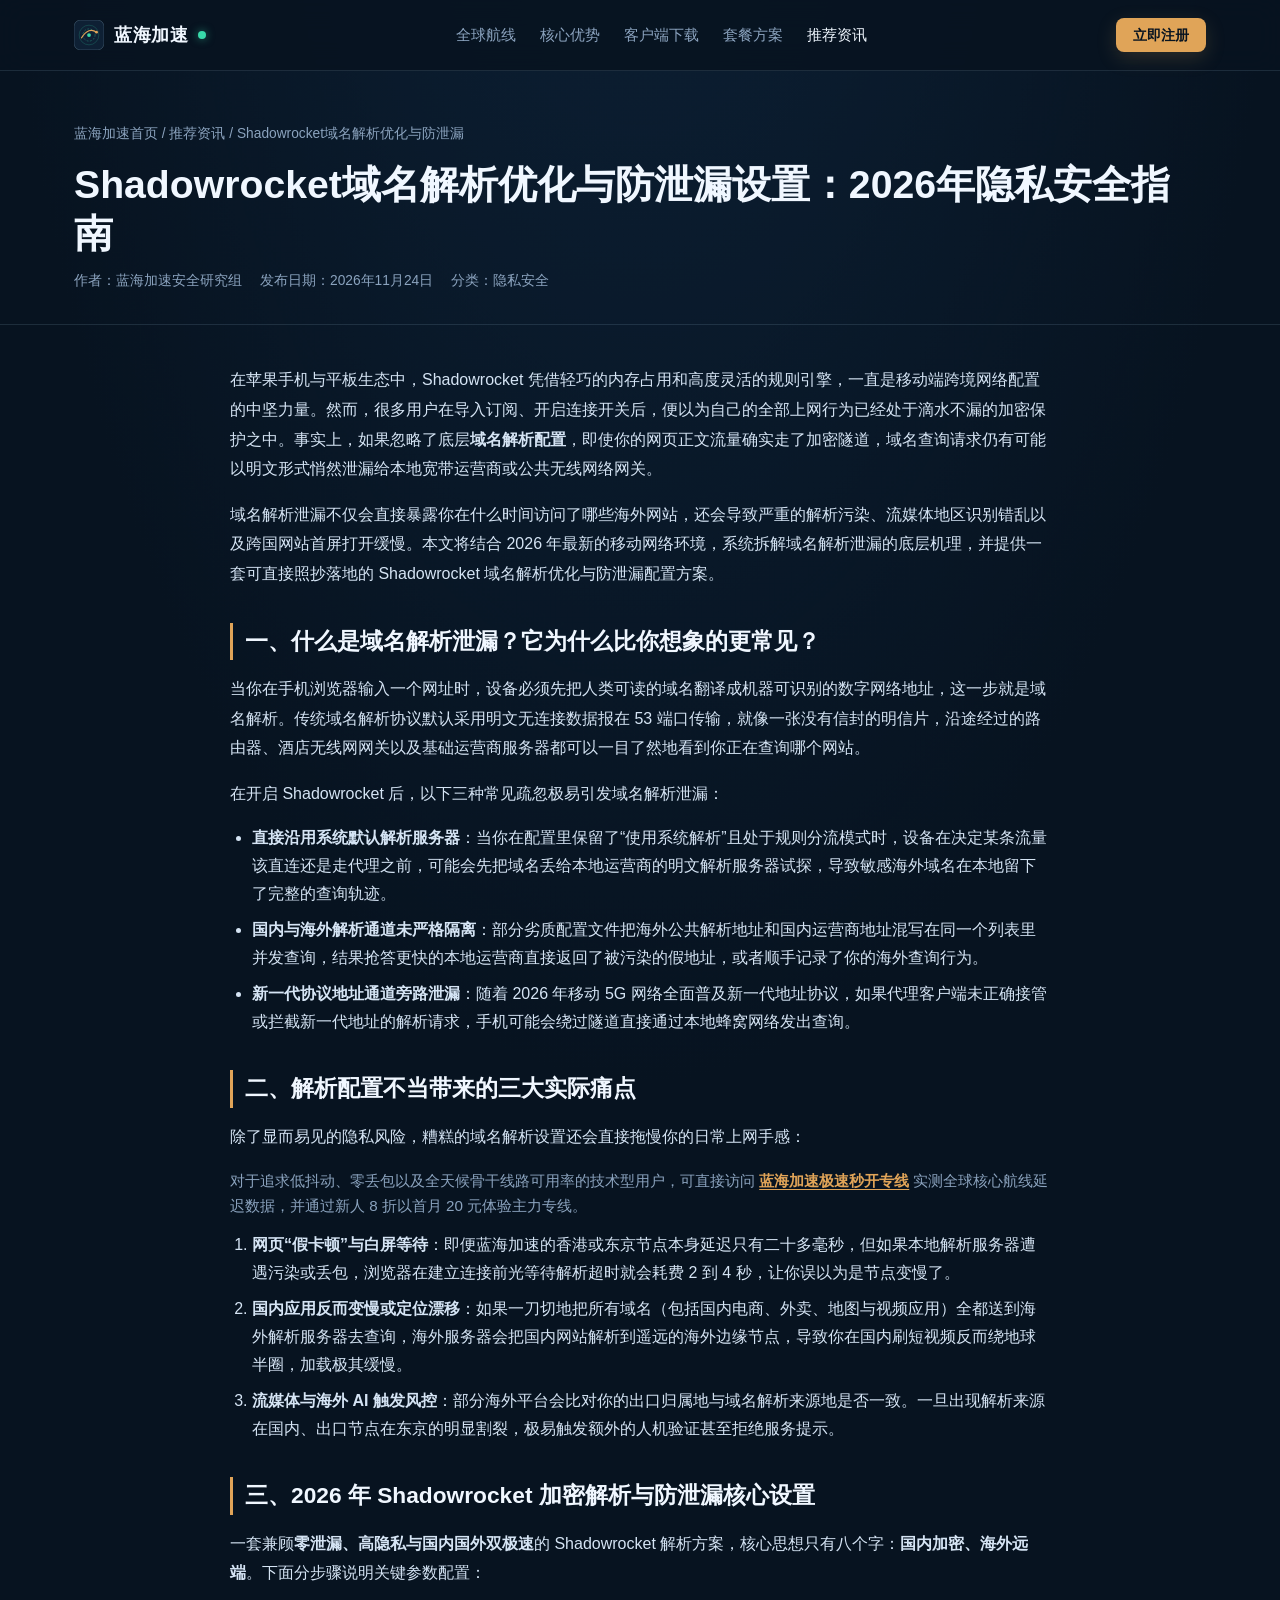
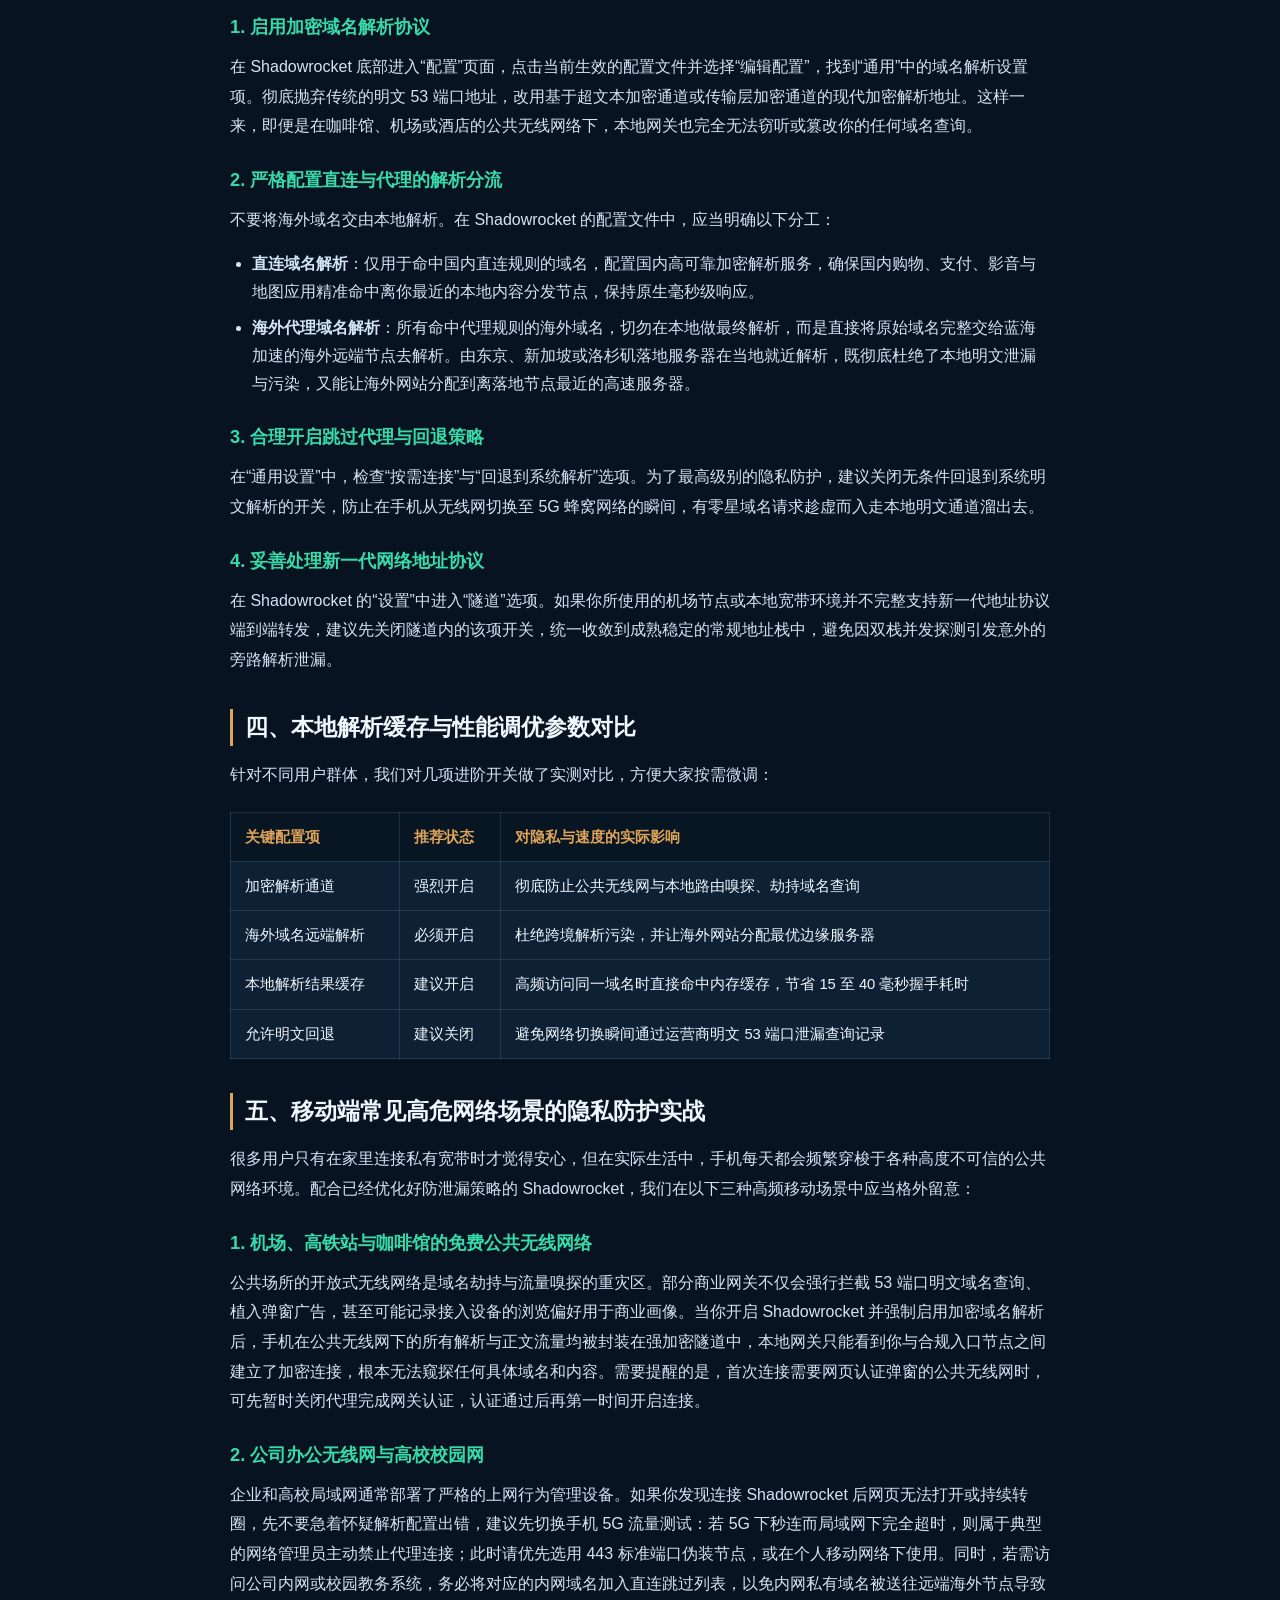
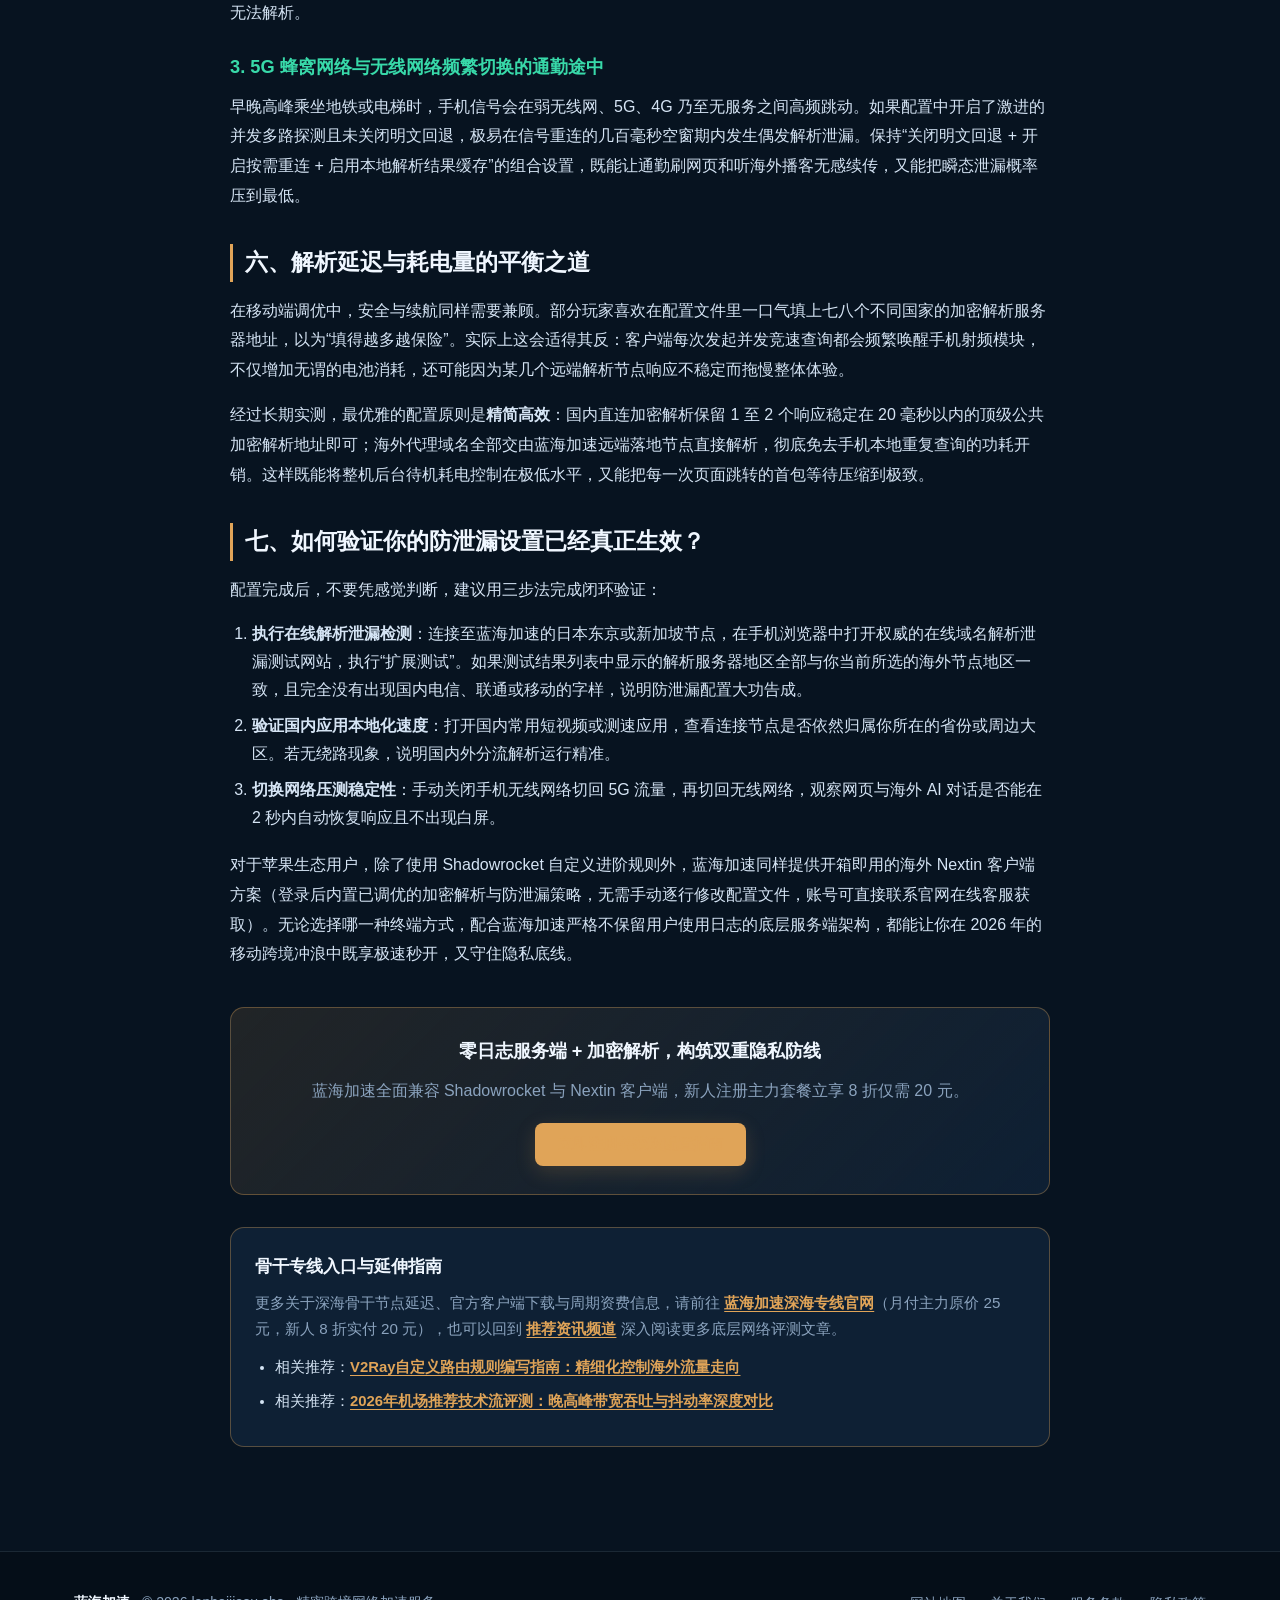
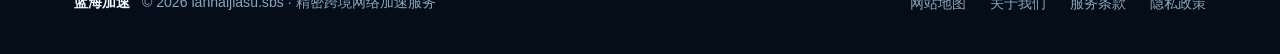
<file: articles/shadowrocket-dns-xielou-fanghu.html>
<!DOCTYPE html>
<html lang="zh-CN">
<head>
  <meta charset="UTF-8">
  <meta name="viewport" content="width=device-width, initial-scale=1.0">
  <title>Shadowrocket域名解析优化与防泄漏设置：2026年隐私安全指南 — 蓝海加速</title>
  <meta name="description" content="2026年Shadowrocket域名解析优化与防泄漏完整教程，深入剖析移动端解析泄漏成因，提供加密解析配置、分流策略与本地缓存调优方案，守护跨境隐私安全。">
  <meta name="keywords" content="Shadowrocket教程,域名解析防泄漏,隐私安全指南,Shadowrocket设置,蓝海加速,iOS代理优化">
  <link rel="canonical" href="https://lanhaijiasu.sbs/articles/shadowrocket-dns-xielou-fanghu.html">
  <link rel="icon" type="image/svg+xml" href="../assets/img/brand-mark.svg">
  <link rel="stylesheet" href="../assets/style.css">
  <script type="application/ld+json">
  {
    "@context": "https://schema.org",
    "@type": "Article",
    "headline": "Shadowrocket域名解析优化与防泄漏设置：2026年隐私安全指南",
    "description": "详解移动端域名解析泄漏原理与2026年Shadowrocket加密解析、防泄漏及性能调优完整实践。",
    "author": { "@type": "Organization", "name": "蓝海加速安全研究组" },
    "publisher": { "@type": "Organization", "name": "蓝海加速", "url": "https://lanhaijiasu.sbs/" },
    "datePublished": "2026-11-24",
    "dateModified": "2026-11-26",
    "mainEntityOfPage": "https://lanhaijiasu.sbs/articles/shadowrocket-dns-xielou-fanghu.html"
  }
  </script>
  <script type="application/ld+json">
  {
    "@context": "https://schema.org",
    "@type": "BreadcrumbList",
    "itemListElement": [
      { "@type": "ListItem", "position": 1, "name": "蓝海加速首页", "item": "https://lanhaijiasu.sbs/" },
      { "@type": "ListItem", "position": 2, "name": "推荐资讯", "item": "https://lanhaijiasu.sbs/shenhai-5r1q.html" },
      { "@type": "ListItem", "position": 3, "name": "Shadowrocket域名解析优化与防泄漏设置：2026年隐私安全指南", "item": "https://lanhaijiasu.sbs/articles/shadowrocket-dns-xielou-fanghu.html" }
    ]
  }
  </script>
</head>
<body>
  <header class="site-header">
    <div class="container header-inner">
      <a class="brand" href="../index.html">
        <img src="../assets/img/brand-mark.svg" alt="蓝海加速声呐罗盘图标" width="30" height="30">
        <span>蓝海加速</span>
        <span class="brand-dot" aria-hidden="true"></span>
      </a>
      <nav aria-label="主导航">
        <ul class="nav-links" id="navLinks">
          <li><a href="../#routes">全球航线</a></li>
          <li><a href="../#advantages">核心优势</a></li>
          <li><a href="../#downloads">客户端下载</a></li>
          <li><a href="../#pricing">套餐方案</a></li>
          <li><a href="../shenhai-5r1q.html" class="active">推荐资讯</a></li>
        </ul>
      </nav>
      <div class="nav-actions">
        <a class="btn btn-primary btn-sm" href="https://cola.flyvaff.com/#/register/?code=ZUwI0gXX" rel="nofollow" target="_blank">立即注册</a>
        <button class="menu-toggle" id="menuToggle" type="button" aria-label="展开导航菜单" aria-expanded="false">☰</button>
      </div>
    </div>
  </header>

  <main>
    <section class="page-hero">
      <div class="container">
        <div class="breadcrumb"><a href="../index.html">蓝海加速首页</a> / <a href="../shenhai-5r1q.html">推荐资讯</a> / Shadowrocket域名解析优化与防泄漏</div>
        <h1>Shadowrocket域名解析优化与防泄漏设置：2026年隐私安全指南</h1>
        <div class="article-meta">
          <span>作者：蓝海加速安全研究组</span>
          <span>发布日期：2026年11月24日</span>
          <span>分类：隐私安全</span>
        </div>
      </div>
    </section>

    <article class="container prose">
      <p>
        在苹果手机与平板生态中，Shadowrocket 凭借轻巧的内存占用和高度灵活的规则引擎，一直是移动端跨境网络配置的中坚力量。然而，很多用户在导入订阅、开启连接开关后，便以为自己的全部上网行为已经处于滴水不漏的加密保护之中。事实上，如果忽略了底层<strong>域名解析配置</strong>，即使你的网页正文流量确实走了加密隧道，域名查询请求仍有可能以明文形式悄然泄漏给本地宽带运营商或公共无线网络网关。
      </p>
      <p>
        域名解析泄漏不仅会直接暴露你在什么时间访问了哪些海外网站，还会导致严重的解析污染、流媒体地区识别错乱以及跨国网站首屏打开缓慢。本文将结合 2026 年最新的移动网络环境，系统拆解域名解析泄漏的底层机理，并提供一套可直接照抄落地的 Shadowrocket 域名解析优化与防泄漏配置方案。
      </p>

      <h2>一、什么是域名解析泄漏？它为什么比你想象的更常见？</h2>
      <p>
        当你在手机浏览器输入一个网址时，设备必须先把人类可读的域名翻译成机器可识别的数字网络地址，这一步就是域名解析。传统域名解析协议默认采用明文无连接数据报在 53 端口传输，就像一张没有信封的明信片，沿途经过的路由器、酒店无线网网关以及基础运营商服务器都可以一目了然地看到你正在查询哪个网站。
      </p>
      <p>
        在开启 Shadowrocket 后，以下三种常见疏忽极易引发域名解析泄漏：
      </p>
      <ul>
        <li><strong>直接沿用系统默认解析服务器</strong>：当你在配置里保留了“使用系统解析”且处于规则分流模式时，设备在决定某条流量该直连还是走代理之前，可能会先把域名丢给本地运营商的明文解析服务器试探，导致敏感海外域名在本地留下了完整的查询轨迹。</li>
        <li><strong>国内与海外解析通道未严格隔离</strong>：部分劣质配置文件把海外公共解析地址和国内运营商地址混写在同一个列表里并发查询，结果抢答更快的本地运营商直接返回了被污染的假地址，或者顺手记录了你的海外查询行为。</li>
        <li><strong>新一代协议地址通道旁路泄漏</strong>：随着 2026 年移动 5G 网络全面普及新一代地址协议，如果代理客户端未正确接管或拦截新一代地址的解析请求，手机可能会绕过隧道直接通过本地蜂窝网络发出查询。</li>
      </ul>

      <h2>二、解析配置不当带来的三大实际痛点</h2>
      <p>
        除了显而易见的隐私风险，糟糕的域名解析设置还会直接拖慢你的日常上网手感：
      </p>
<p style="margin:0 0 12px;font-size:0.95rem;color:#8BA3BE;line-height:1.7;">对于追求低抖动、零丢包以及全天候骨干线路可用率的技术型用户，可直接访问 <a href="https://lanhaijiasu.sbs/" style="color:#E0A458;font-weight:700;text-decoration:underline;">蓝海加速极速秒开专线</a> 实测全球核心航线延迟数据，并通过新人 8 折以首月 20 元体验主力专线。</p>
      <ol>
        <li><strong>网页“假卡顿”与白屏等待</strong>：即便蓝海加速的香港或东京节点本身延迟只有二十多毫秒，但如果本地解析服务器遭遇污染或丢包，浏览器在建立连接前光等待解析超时就会耗费 2 到 4 秒，让你误以为是节点变慢了。</li>
        <li><strong>国内应用反而变慢或定位漂移</strong>：如果一刀切地把所有域名（包括国内电商、外卖、地图与视频应用）全都送到海外解析服务器去查询，海外服务器会把国内网站解析到遥远的海外边缘节点，导致你在国内刷短视频反而绕地球半圈，加载极其缓慢。</li>
        <li><strong>流媒体与海外 AI 触发风控</strong>：部分海外平台会比对你的出口归属地与域名解析来源地是否一致。一旦出现解析来源在国内、出口节点在东京的明显割裂，极易触发额外的人机验证甚至拒绝服务提示。</li>
      </ol>

      <h2>三、2026 年 Shadowrocket 加密解析与防泄漏核心设置</h2>
      <p>
        一套兼顾<strong>零泄漏、高隐私与国内国外双极速</strong>的 Shadowrocket 解析方案，核心思想只有八个字：<strong>国内加密、海外远端</strong>。下面分步骤说明关键参数配置：
      </p>
      <h3>1. 启用加密域名解析协议</h3>
      <p>
        在 Shadowrocket 底部进入“配置”页面，点击当前生效的配置文件并选择“编辑配置”，找到“通用”中的域名解析设置项。彻底抛弃传统的明文 53 端口地址，改用基于超文本加密通道或传输层加密通道的现代加密解析地址。这样一来，即便是在咖啡馆、机场或酒店的公共无线网络下，本地网关也完全无法窃听或篡改你的任何域名查询。
      </p>
      <h3>2. 严格配置直连与代理的解析分流</h3>
      <p>
        不要将海外域名交由本地解析。在 Shadowrocket 的配置文件中，应当明确以下分工：
      </p>
      <ul>
        <li><strong>直连域名解析</strong>：仅用于命中国内直连规则的域名，配置国内高可靠加密解析服务，确保国内购物、支付、影音与地图应用精准命中离你最近的本地内容分发节点，保持原生毫秒级响应。</li>
        <li><strong>海外代理域名解析</strong>：所有命中代理规则的海外域名，切勿在本地做最终解析，而是直接将原始域名完整交给蓝海加速的海外远端节点去解析。由东京、新加坡或洛杉矶落地服务器在当地就近解析，既彻底杜绝了本地明文泄漏与污染，又能让海外网站分配到离落地节点最近的高速服务器。</li>
      </ul>
      <h3>3. 合理开启跳过代理与回退策略</h3>
      <p>
        在“通用设置”中，检查“按需连接”与“回退到系统解析”选项。为了最高级别的隐私防护，建议关闭无条件回退到系统明文解析的开关，防止在手机从无线网切换至 5G 蜂窝网络的瞬间，有零星域名请求趁虚而入走本地明文通道溜出去。
      </p>
      <h3>4. 妥善处理新一代网络地址协议</h3>
      <p>
        在 Shadowrocket 的“设置”中进入“隧道”选项。如果你所使用的机场节点或本地宽带环境并不完整支持新一代地址协议端到端转发，建议先关闭隧道内的该项开关，统一收敛到成熟稳定的常规地址栈中，避免因双栈并发探测引发意外的旁路解析泄漏。
      </p>

      <h2>四、本地解析缓存与性能调优参数对比</h2>
      <p>
        针对不同用户群体，我们对几项进阶开关做了实测对比，方便大家按需微调：
      </p>
      <table>
        <thead>
          <tr>
            <th>关键配置项</th>
            <th>推荐状态</th>
            <th>对隐私与速度的实际影响</th>
          </tr>
        </thead>
        <tbody>
          <tr>
            <td>加密解析通道</td>
            <td>强烈开启</td>
            <td>彻底防止公共无线网与本地路由嗅探、劫持域名查询</td>
          </tr>
          <tr>
            <td>海外域名远端解析</td>
            <td>必须开启</td>
            <td>杜绝跨境解析污染，并让海外网站分配最优边缘服务器</td>
          </tr>
          <tr>
            <td>本地解析结果缓存</td>
            <td>建议开启</td>
            <td>高频访问同一域名时直接命中内存缓存，节省 15 至 40 毫秒握手耗时</td>
          </tr>
          <tr>
            <td>允许明文回退</td>
            <td>建议关闭</td>
            <td>避免网络切换瞬间通过运营商明文 53 端口泄漏查询记录</td>
          </tr>
        </tbody>
      </table>

      <h2>五、移动端常见高危网络场景的隐私防护实战</h2>
      <p>
        很多用户只有在家里连接私有宽带时才觉得安心，但在实际生活中，手机每天都会频繁穿梭于各种高度不可信的公共网络环境。配合已经优化好防泄漏策略的 Shadowrocket，我们在以下三种高频移动场景中应当格外留意：
      </p>
      <h3>1. 机场、高铁站与咖啡馆的免费公共无线网络</h3>
      <p>
        公共场所的开放式无线网络是域名劫持与流量嗅探的重灾区。部分商业网关不仅会强行拦截 53 端口明文域名查询、植入弹窗广告，甚至可能记录接入设备的浏览偏好用于商业画像。当你开启 Shadowrocket 并强制启用加密域名解析后，手机在公共无线网下的所有解析与正文流量均被封装在强加密隧道中，本地网关只能看到你与合规入口节点之间建立了加密连接，根本无法窥探任何具体域名和内容。需要提醒的是，首次连接需要网页认证弹窗的公共无线网时，可先暂时关闭代理完成网关认证，认证通过后再第一时间开启连接。
      </p>
      <h3>2. 公司办公无线网与高校校园网</h3>
      <p>
        企业和高校局域网通常部署了严格的上网行为管理设备。如果你发现连接 Shadowrocket 后网页无法打开或持续转圈，先不要急着怀疑解析配置出错，建议先切换手机 5G 流量测试：若 5G 下秒连而局域网下完全超时，则属于典型的网络管理员主动禁止代理连接；此时请优先选用 443 标准端口伪装节点，或在个人移动网络下使用。同时，若需访问公司内网或校园教务系统，务必将对应的内网域名加入直连跳过列表，以免内网私有域名被送往远端海外节点导致无法解析。
      </p>
      <h3>3. 5G 蜂窝网络与无线网络频繁切换的通勤途中</h3>
      <p>
        早晚高峰乘坐地铁或电梯时，手机信号会在弱无线网、5G、4G 乃至无服务之间高频跳动。如果配置中开启了激进的并发多路探测且未关闭明文回退，极易在信号重连的几百毫秒空窗期内发生偶发解析泄漏。保持“关闭明文回退 + 开启按需重连 + 启用本地解析结果缓存”的组合设置，既能让通勤刷网页和听海外播客无感续传，又能把瞬态泄漏概率压到最低。
      </p>

      <h2>六、解析延迟与耗电量的平衡之道</h2>
      <p>
        在移动端调优中，安全与续航同样需要兼顾。部分玩家喜欢在配置文件里一口气填上七八个不同国家的加密解析服务器地址，以为“填得越多越保险”。实际上这会适得其反：客户端每次发起并发竞速查询都会频繁唤醒手机射频模块，不仅增加无谓的电池消耗，还可能因为某几个远端解析节点响应不稳定而拖慢整体体验。
      </p>
      <p>
        经过长期实测，最优雅的配置原则是<strong>精简高效</strong>：国内直连加密解析保留 1 至 2 个响应稳定在 20 毫秒以内的顶级公共加密解析地址即可；海外代理域名全部交由蓝海加速远端落地节点直接解析，彻底免去手机本地重复查询的功耗开销。这样既能将整机后台待机耗电控制在极低水平，又能把每一次页面跳转的首包等待压缩到极致。
      </p>

      <h2>七、如何验证你的防泄漏设置已经真正生效？</h2>
      <p>
        配置完成后，不要凭感觉判断，建议用三步法完成闭环验证：
      </p>
      <ol>
        <li><strong>执行在线解析泄漏检测</strong>：连接至蓝海加速的日本东京或新加坡节点，在手机浏览器中打开权威的在线域名解析泄漏测试网站，执行“扩展测试”。如果测试结果列表中显示的解析服务器地区全部与你当前所选的海外节点地区一致，且完全没有出现国内电信、联通或移动的字样，说明防泄漏配置大功告成。</li>
        <li><strong>验证国内应用本地化速度</strong>：打开国内常用短视频或测速应用，查看连接节点是否依然归属你所在的省份或周边大区。若无绕路现象，说明国内外分流解析运行精准。</li>
        <li><strong>切换网络压测稳定性</strong>：手动关闭手机无线网络切回 5G 流量，再切回无线网络，观察网页与海外 AI 对话是否能在 2 秒内自动恢复响应且不出现白屏。</li>
      </ol>
      <p>
        对于苹果生态用户，除了使用 Shadowrocket 自定义进阶规则外，蓝海加速同样提供开箱即用的海外 Nextin 客户端方案（登录后内置已调优的加密解析与防泄漏策略，无需手动逐行修改配置文件，账号可直接联系官网在线客服获取）。无论选择哪一种终端方式，配合蓝海加速严格不保留用户使用日志的底层服务端架构，都能让你在 2026 年的移动跨境冲浪中既享极速秒开，又守住隐私底线。
      </p>

      <div class="cta-banner">
        <h3>零日志服务端 + 加密解析，构筑双重隐私防线</h3>
        <p>蓝海加速全面兼容 Shadowrocket 与 Nextin 客户端，新人注册主力套餐立享 8 折仅需 20 元。</p>
        <a class="btn btn-primary" href="https://cola.flyvaff.com/#/register/?code=ZUwI0gXX" rel="nofollow" target="_blank">立即注册并获取配置指南</a>
      </div>
    
        <aside class="seo-equity-hub" style="margin-top:32px;padding:24px;background:#0E2034;border:1px solid rgba(224,164,88,0.35);border-radius:14px;" aria-label="官网推荐与延伸阅读">
          <h3 style="margin:0 0 10px;font-size:1.08rem;color:#F0F7FF;">骨干专线入口与延伸指南</h3>
          <p style="margin:0 0 12px;font-size:0.95rem;color:#8BA3BE;line-height:1.7;">更多关于深海骨干节点延迟、官方客户端下载与周期资费信息，请前往 <a href="https://lanhaijiasu.sbs/" style="color:#E0A458;font-weight:700;text-decoration:underline;">蓝海加速深海专线官网</a>（月付主力原价 25 元，新人 8 折实付 20 元），也可以回到 <a href="../shenhai-5r1q.html" style="color:#E0A458;font-weight:700;text-decoration:underline;">推荐资讯频道</a> 深入阅读更多底层网络评测文章。</p>
          <ul style="margin:0;padding-left:20px;line-height:1.85;font-size:0.93rem;">
            <li>相关推荐：<a href="v2ray-luyou-guize-dingzhi.html" style="color:#E0A458;font-weight:700;text-decoration:underline;">V2Ray自定义路由规则编写指南：精细化控制海外流量走向</a></li>
            <li>相关推荐：<a href="2026-zhuanxian-jichang-tuijian.html" style="color:#E0A458;font-weight:700;text-decoration:underline;">2026年机场推荐技术流评测：晚高峰带宽吞吐与抖动率深度对比</a></li>
          </ul>
        </aside>
      </article>
  </main>

  <footer class="site-footer">
    <div class="container footer-inner">
      <div class="footer-brand">
        <strong>蓝海加速</strong>
        <span>© 2026 lanhaijiasu.sbs · 精密跨境网络加速服务</span>
      </div>
      <ul class="footer-links">
        <li><a href="../sitemap.html" target="_blank">网站地图</a></li>
        <li><a href="../about.html" target="_blank">关于我们</a></li>
        <li><a href="../terms.html" target="_blank">服务条款</a></li>
        <li><a href="../privacy.html" target="_blank">隐私政策</a></li>
      </ul>
    </div>
  </footer>
  <script src="../assets/app.js" defer></script>
</body>
</html>
</file>
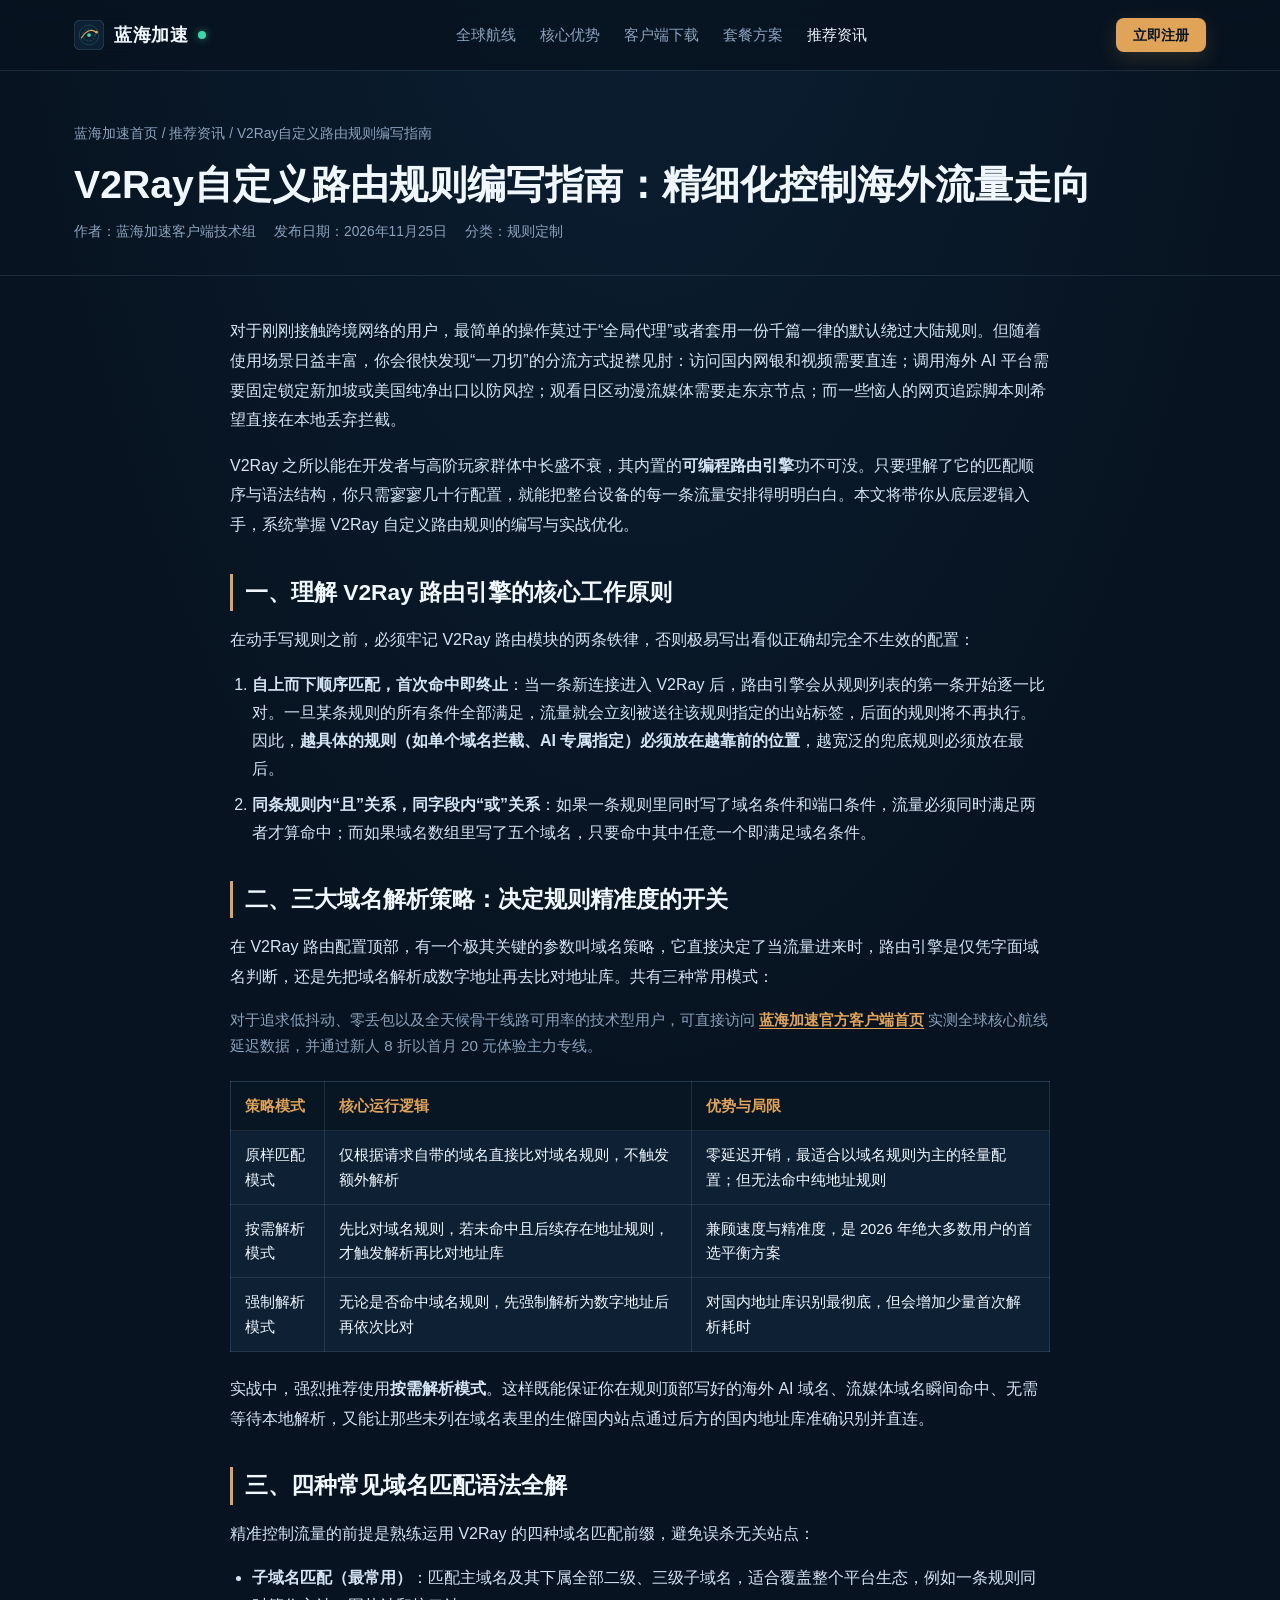
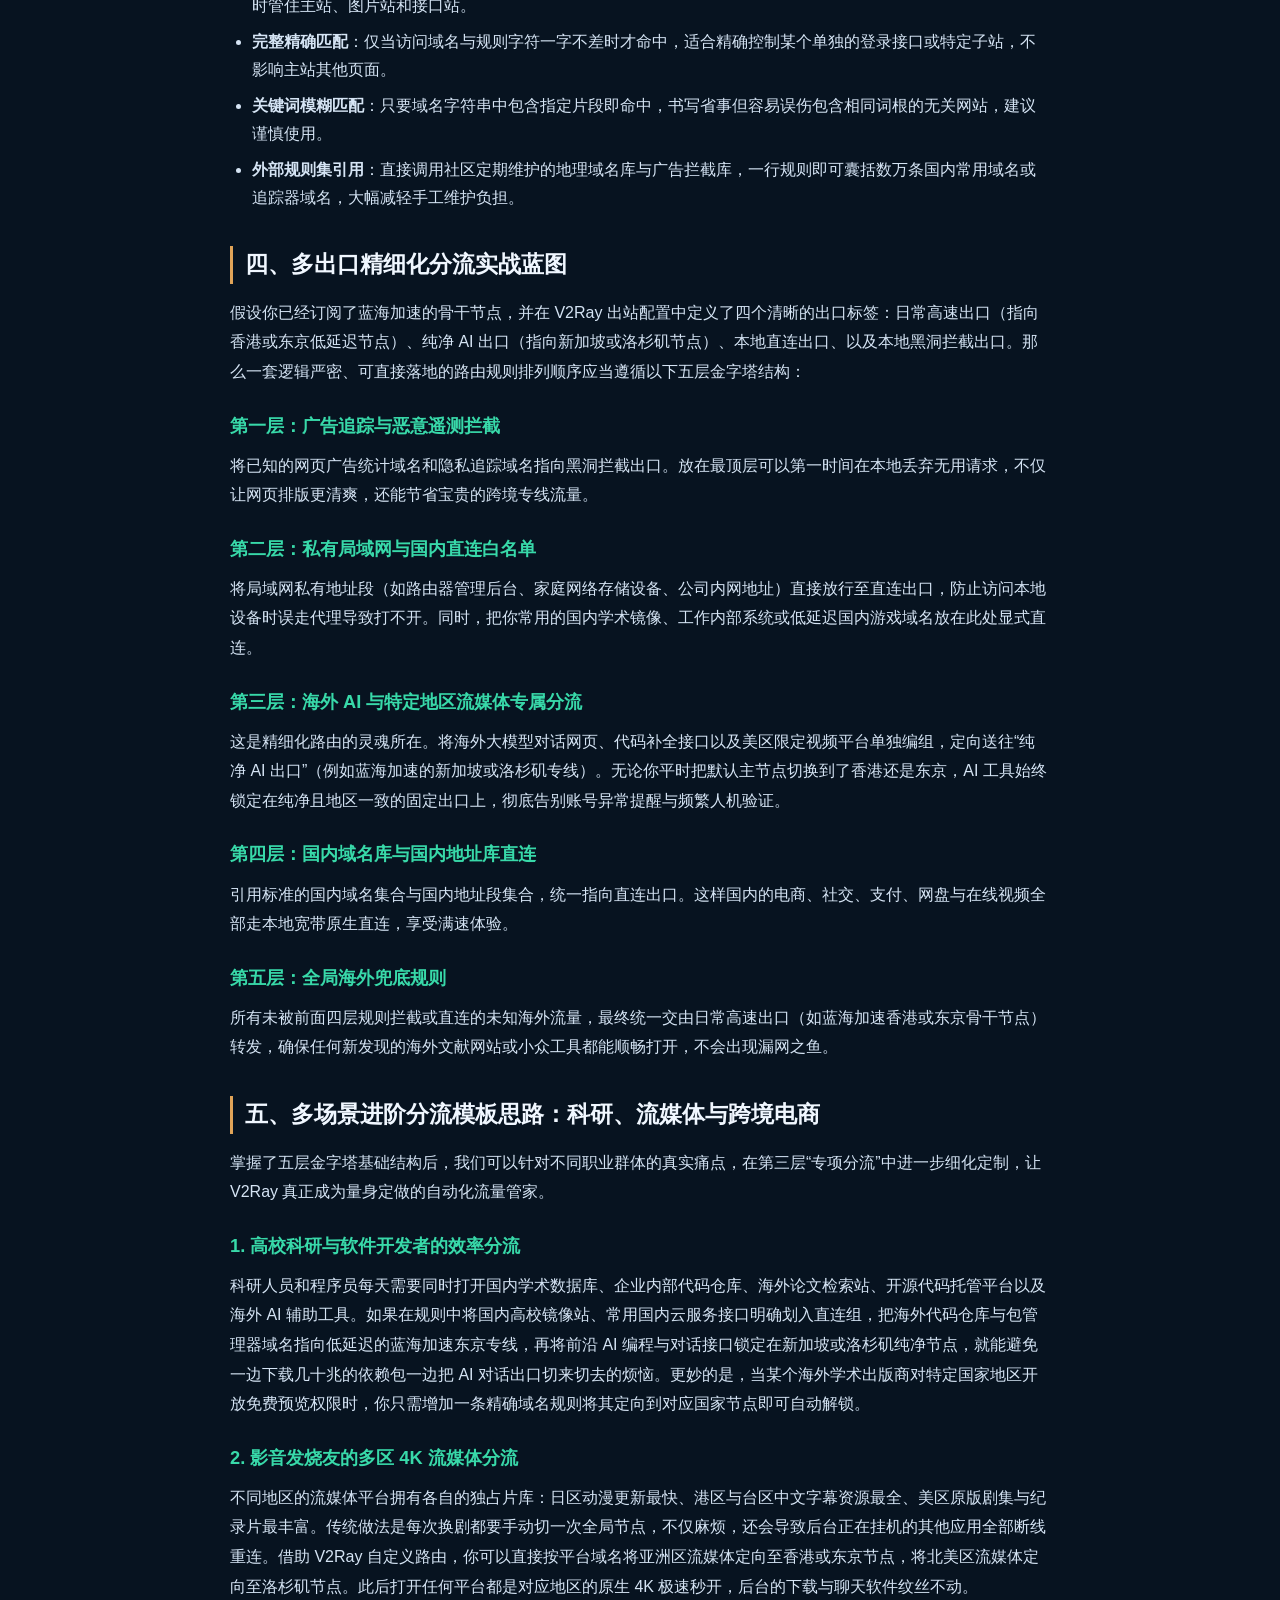
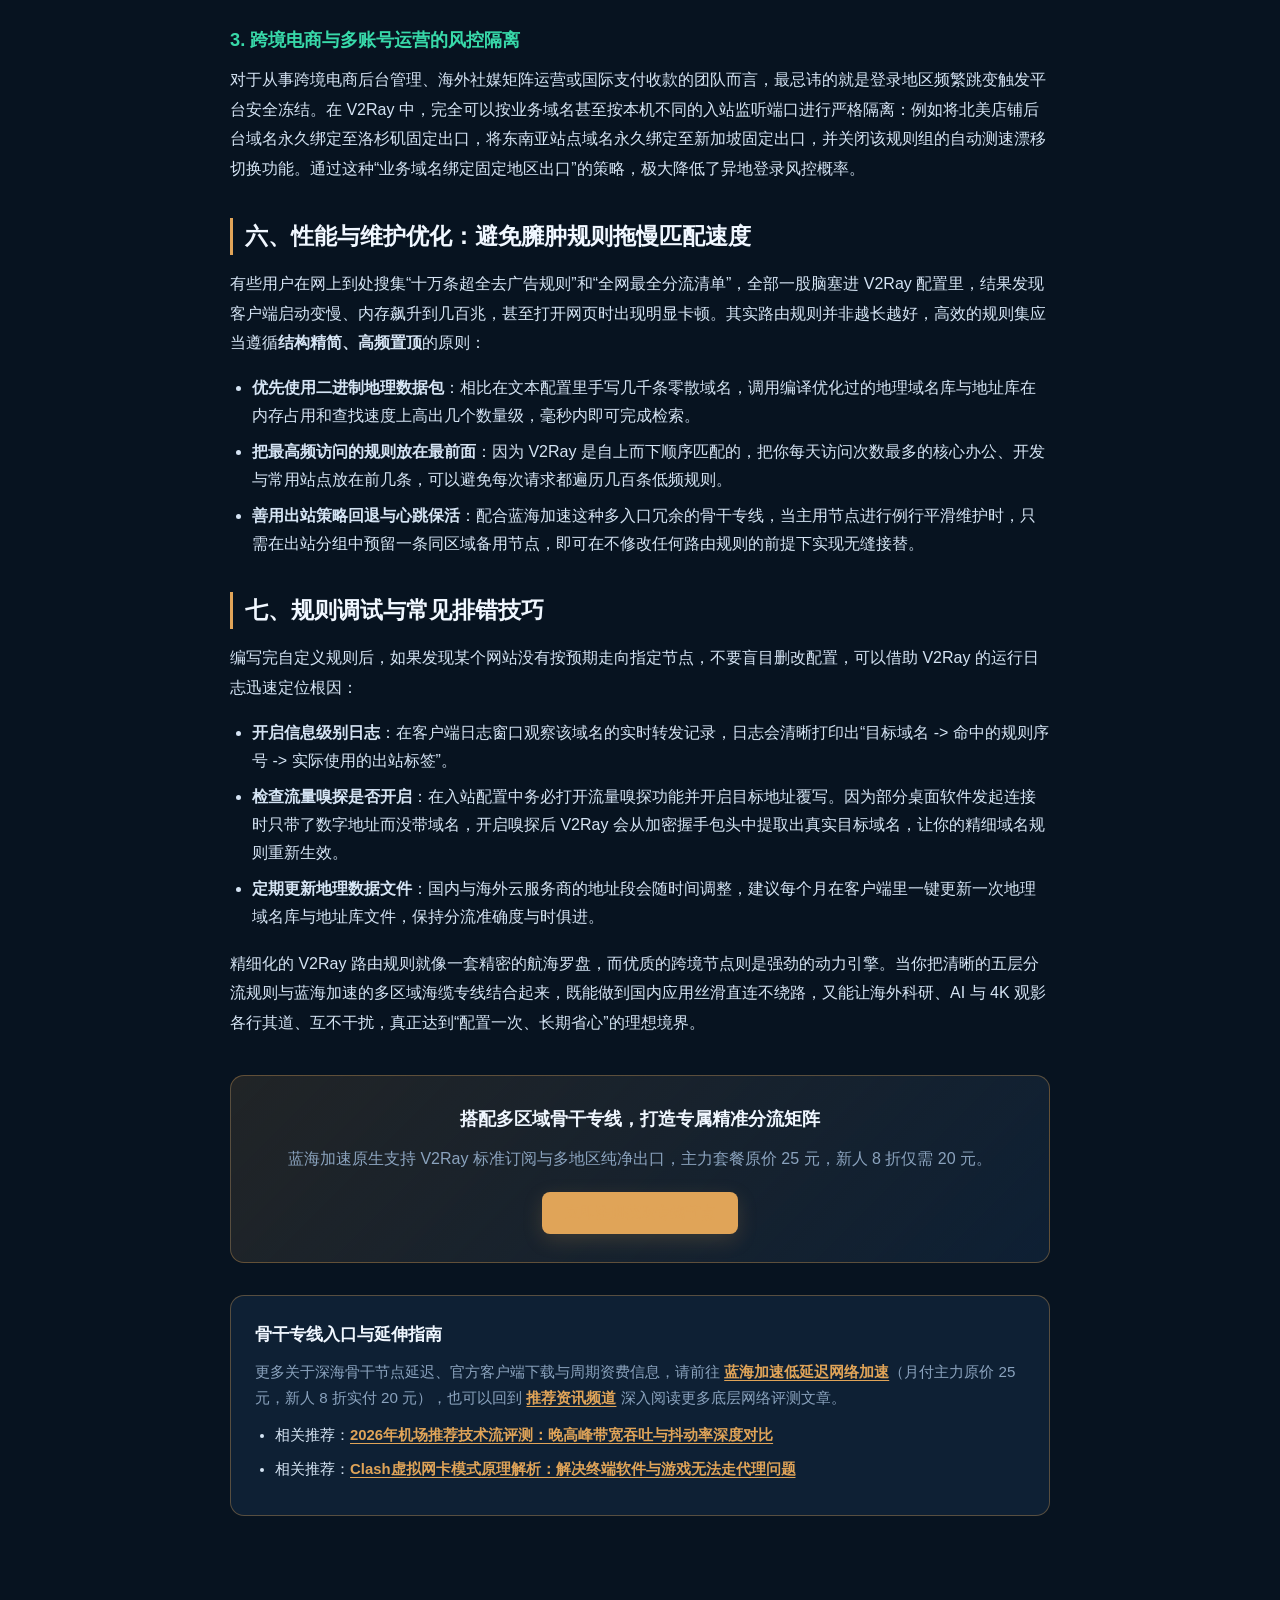
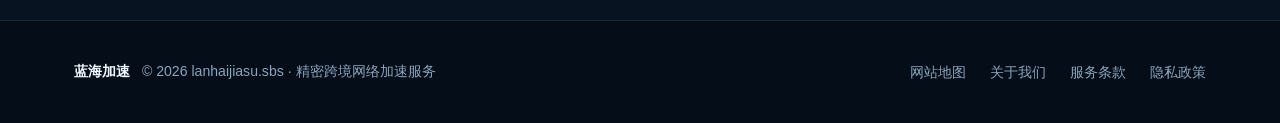
<file: articles/v2ray-luyou-guize-dingzhi.html>
<!DOCTYPE html>
<html lang="zh-CN">
<head>
  <meta charset="UTF-8">
  <meta name="viewport" content="width=device-width, initial-scale=1.0">
  <title>V2Ray自定义路由规则编写指南：精细化控制海外流量走向 — 蓝海加速</title>
  <meta name="description" content="系统讲解V2Ray自定义路由规则编写方法，深入拆解域名匹配策略、多出口精细化分流、海外AI专属路由与广告拦截实战，助你打造毫秒级精准流量调度方案。">
  <meta name="keywords" content="V2Ray路由规则,自定义分流,海外流量控制,V2Ray教程,蓝海加速,精细化分流">
  <link rel="canonical" href="https://lanhaijiasu.sbs/articles/v2ray-luyou-guize-dingzhi.html">
  <link rel="icon" type="image/svg+xml" href="../assets/img/brand-mark.svg">
  <link rel="stylesheet" href="../assets/style.css">
  <script type="application/ld+json">
  {
    "@context": "https://schema.org",
    "@type": "Article",
    "headline": "V2Ray自定义路由规则编写指南：精细化控制海外流量走向",
    "description": "从零掌握V2Ray路由引擎匹配顺序、域名策略与多节点精细分流实战，全面提升跨境办公与娱乐效率。",
    "author": { "@type": "Organization", "name": "蓝海加速客户端技术组" },
    "publisher": { "@type": "Organization", "name": "蓝海加速", "url": "https://lanhaijiasu.sbs/" },
    "datePublished": "2026-11-25",
    "dateModified": "2026-11-26",
    "mainEntityOfPage": "https://lanhaijiasu.sbs/articles/v2ray-luyou-guize-dingzhi.html"
  }
  </script>
  <script type="application/ld+json">
  {
    "@context": "https://schema.org",
    "@type": "BreadcrumbList",
    "itemListElement": [
      { "@type": "ListItem", "position": 1, "name": "蓝海加速首页", "item": "https://lanhaijiasu.sbs/" },
      { "@type": "ListItem", "position": 2, "name": "推荐资讯", "item": "https://lanhaijiasu.sbs/shenhai-5r1q.html" },
      { "@type": "ListItem", "position": 3, "name": "V2Ray自定义路由规则编写指南：精细化控制海外流量走向", "item": "https://lanhaijiasu.sbs/articles/v2ray-luyou-guize-dingzhi.html" }
    ]
  }
  </script>
</head>
<body>
  <header class="site-header">
    <div class="container header-inner">
      <a class="brand" href="../index.html">
        <img src="../assets/img/brand-mark.svg" alt="蓝海加速声呐罗盘图标" width="30" height="30">
        <span>蓝海加速</span>
        <span class="brand-dot" aria-hidden="true"></span>
      </a>
      <nav aria-label="主导航">
        <ul class="nav-links" id="navLinks">
          <li><a href="../#routes">全球航线</a></li>
          <li><a href="../#advantages">核心优势</a></li>
          <li><a href="../#downloads">客户端下载</a></li>
          <li><a href="../#pricing">套餐方案</a></li>
          <li><a href="../shenhai-5r1q.html" class="active">推荐资讯</a></li>
        </ul>
      </nav>
      <div class="nav-actions">
        <a class="btn btn-primary btn-sm" href="https://cola.flyvaff.com/#/register/?code=ZUwI0gXX" rel="nofollow" target="_blank">立即注册</a>
        <button class="menu-toggle" id="menuToggle" type="button" aria-label="展开导航菜单" aria-expanded="false">☰</button>
      </div>
    </div>
  </header>

  <main>
    <section class="page-hero">
      <div class="container">
        <div class="breadcrumb"><a href="../index.html">蓝海加速首页</a> / <a href="../shenhai-5r1q.html">推荐资讯</a> / V2Ray自定义路由规则编写指南</div>
        <h1>V2Ray自定义路由规则编写指南：精细化控制海外流量走向</h1>
        <div class="article-meta">
          <span>作者：蓝海加速客户端技术组</span>
          <span>发布日期：2026年11月25日</span>
          <span>分类：规则定制</span>
        </div>
      </div>
    </section>

    <article class="container prose">
      <p>
        对于刚刚接触跨境网络的用户，最简单的操作莫过于“全局代理”或者套用一份千篇一律的默认绕过大陆规则。但随着使用场景日益丰富，你会很快发现“一刀切”的分流方式捉襟见肘：访问国内网银和视频需要直连；调用海外 AI 平台需要固定锁定新加坡或美国纯净出口以防风控；观看日区动漫流媒体需要走东京节点；而一些恼人的网页追踪脚本则希望直接在本地丢弃拦截。
      </p>
      <p>
        V2Ray 之所以能在开发者与高阶玩家群体中长盛不衰，其内置的<strong>可编程路由引擎</strong>功不可没。只要理解了它的匹配顺序与语法结构，你只需寥寥几十行配置，就能把整台设备的每一条流量安排得明明白白。本文将带你从底层逻辑入手，系统掌握 V2Ray 自定义路由规则的编写与实战优化。
      </p>

      <h2>一、理解 V2Ray 路由引擎的核心工作原则</h2>
      <p>
        在动手写规则之前，必须牢记 V2Ray 路由模块的两条铁律，否则极易写出看似正确却完全不生效的配置：
      </p>
      <ol>
        <li><strong>自上而下顺序匹配，首次命中即终止</strong>：当一条新连接进入 V2Ray 后，路由引擎会从规则列表的第一条开始逐一比对。一旦某条规则的所有条件全部满足，流量就会立刻被送往该规则指定的出站标签，后面的规则将不再执行。因此，<strong>越具体的规则（如单个域名拦截、AI 专属指定）必须放在越靠前的位置</strong>，越宽泛的兜底规则必须放在最后。</li>
        <li><strong>同条规则内“且”关系，同字段内“或”关系</strong>：如果一条规则里同时写了域名条件和端口条件，流量必须同时满足两者才算命中；而如果域名数组里写了五个域名，只要命中其中任意一个即满足域名条件。</li>
      </ol>

      <h2>二、三大域名解析策略：决定规则精准度的开关</h2>
      <p>
        在 V2Ray 路由配置顶部，有一个极其关键的参数叫域名策略，它直接决定了当流量进来时，路由引擎是仅凭字面域名判断，还是先把域名解析成数字地址再去比对地址库。共有三种常用模式：
      </p>
<p style="margin:0 0 12px;font-size:0.95rem;color:#8BA3BE;line-height:1.7;">对于追求低抖动、零丢包以及全天候骨干线路可用率的技术型用户，可直接访问 <a href="https://lanhaijiasu.sbs/" style="color:#E0A458;font-weight:700;text-decoration:underline;">蓝海加速官方客户端首页</a> 实测全球核心航线延迟数据，并通过新人 8 折以首月 20 元体验主力专线。</p>
      <table>
        <thead>
          <tr>
            <th>策略模式</th>
            <th>核心运行逻辑</th>
            <th>优势与局限</th>
          </tr>
        </thead>
        <tbody>
          <tr>
            <td>原样匹配模式</td>
            <td>仅根据请求自带的域名直接比对域名规则，不触发额外解析</td>
            <td>零延迟开销，最适合以域名规则为主的轻量配置；但无法命中纯地址规则</td>
          </tr>
          <tr>
            <td>按需解析模式</td>
            <td>先比对域名规则，若未命中且后续存在地址规则，才触发解析再比对地址库</td>
            <td>兼顾速度与精准度，是 2026 年绝大多数用户的首选平衡方案</td>
          </tr>
          <tr>
            <td>强制解析模式</td>
            <td>无论是否命中域名规则，先强制解析为数字地址后再依次比对</td>
            <td>对国内地址库识别最彻底，但会增加少量首次解析耗时</td>
          </tr>
        </tbody>
      </table>
      <p>
        实战中，强烈推荐使用<strong>按需解析模式</strong>。这样既能保证你在规则顶部写好的海外 AI 域名、流媒体域名瞬间命中、无需等待本地解析，又能让那些未列在域名表里的生僻国内站点通过后方的国内地址库准确识别并直连。
      </p>

      <h2>三、四种常见域名匹配语法全解</h2>
      <p>
        精准控制流量的前提是熟练运用 V2Ray 的四种域名匹配前缀，避免误杀无关站点：
      </p>
      <ul>
        <li><strong>子域名匹配（最常用）</strong>：匹配主域名及其下属全部二级、三级子域名，适合覆盖整个平台生态，例如一条规则同时管住主站、图片站和接口站。</li>
        <li><strong>完整精确匹配</strong>：仅当访问域名与规则字符一字不差时才命中，适合精确控制某个单独的登录接口或特定子站，不影响主站其他页面。</li>
        <li><strong>关键词模糊匹配</strong>：只要域名字符串中包含指定片段即命中，书写省事但容易误伤包含相同词根的无关网站，建议谨慎使用。</li>
        <li><strong>外部规则集引用</strong>：直接调用社区定期维护的地理域名库与广告拦截库，一行规则即可囊括数万条国内常用域名或追踪器域名，大幅减轻手工维护负担。</li>
      </ul>

      <h2>四、多出口精细化分流实战蓝图</h2>
      <p>
        假设你已经订阅了蓝海加速的骨干节点，并在 V2Ray 出站配置中定义了四个清晰的出口标签：日常高速出口（指向香港或东京低延迟节点）、纯净 AI 出口（指向新加坡或洛杉矶节点）、本地直连出口、以及本地黑洞拦截出口。那么一套逻辑严密、可直接落地的路由规则排列顺序应当遵循以下五层金字塔结构：
      </p>
      <h3>第一层：广告追踪与恶意遥测拦截</h3>
      <p>
        将已知的网页广告统计域名和隐私追踪域名指向黑洞拦截出口。放在最顶层可以第一时间在本地丢弃无用请求，不仅让网页排版更清爽，还能节省宝贵的跨境专线流量。
      </p>
      <h3>第二层：私有局域网与国内直连白名单</h3>
      <p>
        将局域网私有地址段（如路由器管理后台、家庭网络存储设备、公司内网地址）直接放行至直连出口，防止访问本地设备时误走代理导致打不开。同时，把你常用的国内学术镜像、工作内部系统或低延迟国内游戏域名放在此处显式直连。
      </p>
      <h3>第三层：海外 AI 与特定地区流媒体专属分流</h3>
      <p>
        这是精细化路由的灵魂所在。将海外大模型对话网页、代码补全接口以及美区限定视频平台单独编组，定向送往“纯净 AI 出口”（例如蓝海加速的新加坡或洛杉矶专线）。无论你平时把默认主节点切换到了香港还是东京，AI 工具始终锁定在纯净且地区一致的固定出口上，彻底告别账号异常提醒与频繁人机验证。
      </p>
      <h3>第四层：国内域名库与国内地址库直连</h3>
      <p>
        引用标准的国内域名集合与国内地址段集合，统一指向直连出口。这样国内的电商、社交、支付、网盘与在线视频全部走本地宽带原生直连，享受满速体验。
      </p>
      <h3>第五层：全局海外兜底规则</h3>
      <p>
        所有未被前面四层规则拦截或直连的未知海外流量，最终统一交由日常高速出口（如蓝海加速香港或东京骨干节点）转发，确保任何新发现的海外文献网站或小众工具都能顺畅打开，不会出现漏网之鱼。
      </p>

      <h2>五、多场景进阶分流模板思路：科研、流媒体与跨境电商</h2>
      <p>
        掌握了五层金字塔基础结构后，我们可以针对不同职业群体的真实痛点，在第三层“专项分流”中进一步细化定制，让 V2Ray 真正成为量身定做的自动化流量管家。
      </p>
      <h3>1. 高校科研与软件开发者的效率分流</h3>
      <p>
        科研人员和程序员每天需要同时打开国内学术数据库、企业内部代码仓库、海外论文检索站、开源代码托管平台以及海外 AI 辅助工具。如果在规则中将国内高校镜像站、常用国内云服务接口明确划入直连组，把海外代码仓库与包管理器域名指向低延迟的蓝海加速东京专线，再将前沿 AI 编程与对话接口锁定在新加坡或洛杉矶纯净节点，就能避免一边下载几十兆的依赖包一边把 AI 对话出口切来切去的烦恼。更妙的是，当某个海外学术出版商对特定国家地区开放免费预览权限时，你只需增加一条精确域名规则将其定向到对应国家节点即可自动解锁。
      </p>
      <h3>2. 影音发烧友的多区 4K 流媒体分流</h3>
      <p>
        不同地区的流媒体平台拥有各自的独占片库：日区动漫更新最快、港区与台区中文字幕资源最全、美区原版剧集与纪录片最丰富。传统做法是每次换剧都要手动切一次全局节点，不仅麻烦，还会导致后台正在挂机的其他应用全部断线重连。借助 V2Ray 自定义路由，你可以直接按平台域名将亚洲区流媒体定向至香港或东京节点，将北美区流媒体定向至洛杉矶节点。此后打开任何平台都是对应地区的原生 4K 极速秒开，后台的下载与聊天软件纹丝不动。
      </p>
      <h3>3. 跨境电商与多账号运营的风控隔离</h3>
      <p>
        对于从事跨境电商后台管理、海外社媒矩阵运营或国际支付收款的团队而言，最忌讳的就是登录地区频繁跳变触发平台安全冻结。在 V2Ray 中，完全可以按业务域名甚至按本机不同的入站监听端口进行严格隔离：例如将北美店铺后台域名永久绑定至洛杉矶固定出口，将东南亚站点域名永久绑定至新加坡固定出口，并关闭该规则组的自动测速漂移切换功能。通过这种“业务域名绑定固定地区出口”的策略，极大降低了异地登录风控概率。
      </p>

      <h2>六、性能与维护优化：避免臃肿规则拖慢匹配速度</h2>
      <p>
        有些用户在网上到处搜集“十万条超全去广告规则”和“全网最全分流清单”，全部一股脑塞进 V2Ray 配置里，结果发现客户端启动变慢、内存飙升到几百兆，甚至打开网页时出现明显卡顿。其实路由规则并非越长越好，高效的规则集应当遵循<strong>结构精简、高频置顶</strong>的原则：
      </p>
      <ul>
        <li><strong>优先使用二进制地理数据包</strong>：相比在文本配置里手写几千条零散域名，调用编译优化过的地理域名库与地址库在内存占用和查找速度上高出几个数量级，毫秒内即可完成检索。</li>
        <li><strong>把最高频访问的规则放在最前面</strong>：因为 V2Ray 是自上而下顺序匹配的，把你每天访问次数最多的核心办公、开发与常用站点放在前几条，可以避免每次请求都遍历几百条低频规则。</li>
        <li><strong>善用出站策略回退与心跳保活</strong>：配合蓝海加速这种多入口冗余的骨干专线，当主用节点进行例行平滑维护时，只需在出站分组中预留一条同区域备用节点，即可在不修改任何路由规则的前提下实现无缝接替。</li>
      </ul>

      <h2>七、规则调试与常见排错技巧</h2>
      <p>
        编写完自定义规则后，如果发现某个网站没有按预期走向指定节点，不要盲目删改配置，可以借助 V2Ray 的运行日志迅速定位根因：
      </p>
      <ul>
        <li><strong>开启信息级别日志</strong>：在客户端日志窗口观察该域名的实时转发记录，日志会清晰打印出“目标域名 -> 命中的规则序号 -> 实际使用的出站标签”。</li>
        <li><strong>检查流量嗅探是否开启</strong>：在入站配置中务必打开流量嗅探功能并开启目标地址覆写。因为部分桌面软件发起连接时只带了数字地址而没带域名，开启嗅探后 V2Ray 会从加密握手包头中提取出真实目标域名，让你的精细域名规则重新生效。</li>
        <li><strong>定期更新地理数据文件</strong>：国内与海外云服务商的地址段会随时间调整，建议每个月在客户端里一键更新一次地理域名库与地址库文件，保持分流准确度与时俱进。</li>
      </ul>
      <p>
        精细化的 V2Ray 路由规则就像一套精密的航海罗盘，而优质的跨境节点则是强劲的动力引擎。当你把清晰的五层分流规则与蓝海加速的多区域海缆专线结合起来，既能做到国内应用丝滑直连不绕路，又能让海外科研、AI 与 4K 观影各行其道、互不干扰，真正达到“配置一次、长期省心”的理想境界。
      </p>

      <div class="cta-banner">
        <h3>搭配多区域骨干专线，打造专属精准分流矩阵</h3>
        <p>蓝海加速原生支持 V2Ray 标准订阅与多地区纯净出口，主力套餐原价 25 元，新人 8 折仅需 20 元。</p>
        <a class="btn btn-primary" href="https://cola.flyvaff.com/#/register/?code=ZUwI0gXX" rel="nofollow" target="_blank">立即注册获取专线节点</a>
      </div>
    
        <aside class="seo-equity-hub" style="margin-top:32px;padding:24px;background:#0E2034;border:1px solid rgba(224,164,88,0.35);border-radius:14px;" aria-label="官网推荐与延伸阅读">
          <h3 style="margin:0 0 10px;font-size:1.08rem;color:#F0F7FF;">骨干专线入口与延伸指南</h3>
          <p style="margin:0 0 12px;font-size:0.95rem;color:#8BA3BE;line-height:1.7;">更多关于深海骨干节点延迟、官方客户端下载与周期资费信息，请前往 <a href="https://lanhaijiasu.sbs/" style="color:#E0A458;font-weight:700;text-decoration:underline;">蓝海加速低延迟网络加速</a>（月付主力原价 25 元，新人 8 折实付 20 元），也可以回到 <a href="../shenhai-5r1q.html" style="color:#E0A458;font-weight:700;text-decoration:underline;">推荐资讯频道</a> 深入阅读更多底层网络评测文章。</p>
          <ul style="margin:0;padding-left:20px;line-height:1.85;font-size:0.93rem;">
            <li>相关推荐：<a href="2026-zhuanxian-jichang-tuijian.html" style="color:#E0A458;font-weight:700;text-decoration:underline;">2026年机场推荐技术流评测：晚高峰带宽吞吐与抖动率深度对比</a></li>
            <li>相关推荐：<a href="clash-tun-moshi-xiangjie.html" style="color:#E0A458;font-weight:700;text-decoration:underline;">Clash虚拟网卡模式原理解析：解决终端软件与游戏无法走代理问题</a></li>
          </ul>
        </aside>
      </article>
  </main>

  <footer class="site-footer">
    <div class="container footer-inner">
      <div class="footer-brand">
        <strong>蓝海加速</strong>
        <span>© 2026 lanhaijiasu.sbs · 精密跨境网络加速服务</span>
      </div>
      <ul class="footer-links">
        <li><a href="../sitemap.html" target="_blank">网站地图</a></li>
        <li><a href="../about.html" target="_blank">关于我们</a></li>
        <li><a href="../terms.html" target="_blank">服务条款</a></li>
        <li><a href="../privacy.html" target="_blank">隐私政策</a></li>
      </ul>
    </div>
  </footer>
  <script src="../assets/app.js" defer></script>
</body>
</html>
</file>
<file: assets/style.css>
/* 蓝海加速 — 深海声呐与精密航海仪表盘样式表 */
:root {
  --bg-abyss: #071320;
  --bg-slate: #0E2034;
  --bg-slate-elev: #122840;
  --border-glow: rgba(186, 224, 255, 0.12);
  --border-strong: rgba(186, 224, 255, 0.24);
  --text-main: #F0F7FF;
  --text-muted: #8BA3BE;
  --accent-brass: #E0A458;
  --accent-brass-hover: #EDB66F;
  --accent-mint: #38D9A9;
  --accent-mint-soft: rgba(56, 217, 169, 0.14);
  --font-sans: 'Plus Jakarta Sans', 'Noto Sans SC', -apple-system, BlinkMacSystemFont, 'PingFang SC', 'Microsoft YaHei', sans-serif;
  --font-mono: 'JetBrains Mono', Consolas, 'Courier New', monospace;
  --radius-sm: 8px;
  --radius-md: 14px;
  --radius-lg: 20px;
  --max-w: 1180px;
}

*, *::before, *::after {
  box-sizing: border-box;
  margin: 0;
  padding: 0;
}

html {
  scroll-behavior: smooth;
  background-color: var(--bg-abyss);
  color: var(--text-main);
  font-family: var(--font-sans);
  font-size: 16px;
  line-height: 1.65;
  -webkit-font-smoothing: antialiased;
}

body {
  background-color: var(--bg-abyss);
  background-image:
    radial-gradient(ellipse 80% 50% at 50% -10%, rgba(28, 72, 118, 0.28), transparent 65%),
    linear-gradient(180deg, rgba(7, 19, 32, 0.96) 0%, #071320 100%);
  min-height: 100vh;
  overflow-x: hidden;
}

a {
  color: inherit;
  text-decoration: none;
  transition: color 0.2s ease, border-color 0.2s ease, background-color 0.2s ease, transform 0.2s ease;
}

img {
  max-width: 100%;
  height: auto;
  display: block;
}

.mono {
  font-family: var(--font-mono);
  font-variant-numeric: tabular-nums;
}

.container {
  width: 100%;
  max-width: var(--max-w);
  margin: 0 auto;
  padding: 0 24px;
}

/* 顶部导航 */
.site-header {
  position: sticky;
  top: 0;
  z-index: 100;
  background: rgba(7, 19, 32, 0.86);
  backdrop-filter: blur(14px);
  border-bottom: 1px solid var(--border-glow);
}

.header-inner {
  display: flex;
  align-items: center;
  justify-content: space-between;
  height: 70px;
  gap: 20px;
}

.brand {
  display: inline-flex;
  align-items: center;
  gap: 10px;
  font-weight: 700;
  font-size: 1.15rem;
  letter-spacing: 0.03em;
  color: var(--text-main);
  flex-shrink: 0;
}

.brand img {
  width: 30px;
  height: 30px;
}

.brand-dot {
  width: 8px;
  height: 8px;
  border-radius: 50%;
  background: var(--accent-mint);
  box-shadow: 0 0 8px rgba(56, 217, 169, 0.55);
}

.nav-links {
  display: flex;
  align-items: center;
  gap: 24px;
  list-style: none;
}

.nav-links a {
  font-size: 0.92rem;
  color: var(--text-muted);
  font-weight: 500;
  white-space: nowrap;
}

.nav-links a:hover,
.nav-links a.active {
  color: var(--text-main);
}

.nav-actions {
  display: flex;
  align-items: center;
  gap: 12px;
  flex-shrink: 0;
}

.menu-toggle {
  display: none;
  background: var(--bg-slate);
  border: 1px solid var(--border-glow);
  color: var(--text-main);
  width: 40px;
  height: 40px;
  border-radius: var(--radius-sm);
  cursor: pointer;
  align-items: center;
  justify-content: center;
  font-size: 1.2rem;
}

/* 按钮体系 */
.btn {
  display: inline-flex;
  align-items: center;
  justify-content: center;
  gap: 8px;
  padding: 11px 22px;
  border-radius: var(--radius-sm);
  font-weight: 600;
  font-size: 0.95rem;
  cursor: pointer;
  border: 1px solid transparent;
  line-height: 1.2;
}

.btn-primary {
  background: var(--accent-brass);
  color: #071320;
  box-shadow: 0 6px 20px rgba(224, 164, 88, 0.18);
}

.btn-primary:hover {
  background: var(--accent-brass-hover);
  transform: translateY(-1px);
}

.btn-secondary {
  background: rgba(14, 32, 52, 0.85);
  color: var(--text-main);
  border-color: var(--border-strong);
}

.btn-secondary:hover {
  border-color: var(--accent-mint);
  color: var(--accent-mint);
  background: rgba(56, 217, 169, 0.08);
}

.btn-ghost {
  background: transparent;
  color: var(--accent-brass);
  border-color: rgba(224, 164, 88, 0.35);
}

.btn-ghost:hover {
  background: rgba(224, 164, 88, 0.1);
}

.btn-sm {
  padding: 8px 16px;
  font-size: 0.88rem;
}

/* 卡片与克制鼠标跟随微光 */
.glow-card {
  position: relative;
  background: var(--bg-slate);
  border: 1px solid var(--border-glow);
  border-radius: var(--radius-md);
  overflow: hidden;
  transition: border-color 0.25s ease, transform 0.25s ease;
}

.glow-card::before {
  content: '';
  position: absolute;
  inset: 0;
  border-radius: inherit;
  pointer-events: none;
  opacity: 0;
  transition: opacity 0.28s ease;
  background: radial-gradient(
    420px circle at var(--mx, 50%) var(--my, 50%),
    rgba(186, 224, 255, 0.14),
    rgba(56, 217, 169, 0.06) 40%,
    transparent 70%
  );
}

.glow-card:hover {
  border-color: rgba(186, 224, 255, 0.24);
}

.glow-card:hover::before {
  opacity: 1;
}

.glow-card > * {
  position: relative;
  z-index: 1;
}

/* 主视觉区 Hero */
.hero {
  padding: 64px 0 56px;
}

.hero-grid {
  display: grid;
  grid-template-columns: 1.05fr 0.95fr;
  gap: 36px;
  align-items: center;
}

.hero-badge {
  display: inline-flex;
  align-items: center;
  gap: 8px;
  padding: 6px 14px;
  border-radius: 999px;
  background: var(--accent-mint-soft);
  border: 1px solid rgba(56, 217, 169, 0.28);
  color: var(--accent-mint);
  font-size: 0.84rem;
  font-weight: 600;
  margin-bottom: 20px;
}

.hero-badge .pulse-dot {
  width: 7px;
  height: 7px;
  border-radius: 50%;
  background: var(--accent-mint);
  animation: beacon 2.4s infinite ease-in-out;
}

@keyframes beacon {
  0%, 100% { opacity: 1; transform: scale(1); }
  50% { opacity: 0.45; transform: scale(0.8); }
}

.hero h1 {
  font-size: clamp(2.1rem, 4vw, 3.1rem);
  line-height: 1.18;
  font-weight: 800;
  letter-spacing: -0.02em;
  margin-bottom: 18px;
  color: var(--text-main);
}

.hero h1 span {
  color: var(--accent-brass);
}

.hero-desc {
  color: var(--text-muted);
  font-size: 1.04rem;
  max-width: 540px;
  margin-bottom: 28px;
}

.hero-cta {
  display: flex;
  flex-wrap: wrap;
  gap: 14px;
  margin-bottom: 30px;
}

.hero-metrics {
  display: grid;
  grid-template-columns: repeat(3, 1fr);
  gap: 16px;
  padding-top: 22px;
  border-top: 1px solid var(--border-glow);
}

.metric-item strong {
  display: block;
  font-size: 1.35rem;
  color: var(--accent-mint);
  font-family: var(--font-mono);
  font-variant-numeric: tabular-nums;
}

.metric-item span {
  font-size: 0.84rem;
  color: var(--text-muted);
}

/* 声呐航线仪表盘 */
.sonar-panel {
  padding: 22px;
  background: linear-gradient(160deg, #0E2034 0%, #091726 100%);
}

.sonar-header {
  display: flex;
  align-items: center;
  justify-content: space-between;
  margin-bottom: 14px;
  font-size: 0.86rem;
  color: var(--text-muted);
}

.sonar-status {
  display: inline-flex;
  align-items: center;
  gap: 6px;
  color: var(--accent-mint);
  font-weight: 600;
}

.sonar-canvas-wrap {
  position: relative;
  background: #06101B;
  border: 1px solid var(--border-glow);
  border-radius: var(--radius-sm);
  padding: 10px;
  margin-bottom: 16px;
}

.sonar-svg {
  width: 100%;
  height: auto;
  display: block;
}

.sonar-arc {
  fill: none;
  stroke: var(--accent-brass);
  stroke-width: 2;
  stroke-dasharray: 6 4;
  transition: d 0.45s ease;
}

.sonar-arc-glow {
  fill: none;
  stroke: rgba(224, 164, 88, 0.25);
  stroke-width: 6;
}

.sonar-ripple {
  fill: none;
  stroke: var(--accent-mint);
  stroke-width: 1.5;
  opacity: 0;
  transform-box: fill-box;
  transform-origin: center;
}

.sonar-ripple.active {
  animation: sonarWave 1.2s ease-out forwards;
}

@keyframes sonarWave {
  0% { opacity: 0.85; transform: scale(0.4); }
  100% { opacity: 0; transform: scale(3.2); }
}

.node-tabs {
  display: flex;
  flex-wrap: wrap;
  gap: 8px;
  margin-bottom: 16px;
}

.node-btn {
  background: rgba(7, 19, 32, 0.7);
  border: 1px solid var(--border-glow);
  color: var(--text-muted);
  padding: 7px 13px;
  border-radius: 6px;
  font-size: 0.85rem;
  font-family: var(--font-sans);
  cursor: pointer;
  transition: all 0.2s ease;
}

.node-btn:hover {
  border-color: var(--border-strong);
  color: var(--text-main);
}

.node-btn.active {
  background: rgba(224, 164, 88, 0.14);
  border-color: var(--accent-brass);
  color: var(--accent-brass);
  font-weight: 600;
}

.telemetry-grid {
  display: grid;
  grid-template-columns: repeat(3, 1fr);
  gap: 10px;
}

.telemetry-box {
  background: rgba(7, 19, 32, 0.72);
  border: 1px solid var(--border-glow);
  border-radius: 8px;
  padding: 10px 12px;
}

.telemetry-label {
  display: block;
  font-size: 0.78rem;
  color: var(--text-muted);
  margin-bottom: 4px;
}

.telemetry-val {
  font-family: var(--font-mono);
  font-variant-numeric: tabular-nums;
  font-size: 1.08rem;
  font-weight: 700;
  color: var(--accent-mint);
}

.telemetry-val.brass {
  color: var(--accent-brass);
}

/* 通用区块 */
.section {
  padding: 68px 0;
}

.section-head {
  text-align: center;
  max-width: 680px;
  margin: 0 auto 42px;
}

.section-tag {
  display: inline-block;
  font-size: 0.82rem;
  font-weight: 600;
  color: var(--accent-brass);
  letter-spacing: 0.08em;
  margin-bottom: 10px;
}

.section-head h2 {
  font-size: clamp(1.6rem, 3vw, 2.2rem);
  font-weight: 700;
  margin-bottom: 12px;
  line-height: 1.25;
}

.section-head p {
  color: var(--text-muted);
  font-size: 0.98rem;
}

/* 核心优势 3 列 */
.grid-3 {
  display: grid;
  grid-template-columns: repeat(3, 1fr);
  gap: 22px;
}

.feature-card {
  padding: 24px;
  display: flex;
  flex-direction: column;
  gap: 16px;
}

.feature-media {
  background: #081523;
  border: 1px solid var(--border-glow);
  border-radius: 10px;
  overflow: hidden;
  padding: 12px;
}

.feature-card h3 {
  font-size: 1.15rem;
  font-weight: 700;
}

.feature-card p {
  color: var(--text-muted);
  font-size: 0.93rem;
}

/* 流媒体与人工智能 */
.media-ai-grid {
  display: grid;
  grid-template-columns: 1fr 1fr;
  gap: 28px;
  align-items: center;
  padding: 32px;
}

.tag-list {
  display: flex;
  flex-wrap: wrap;
  gap: 10px;
  margin: 20px 0 24px;
}

.pill-tag {
  padding: 6px 13px;
  background: rgba(7, 19, 32, 0.75);
  border: 1px solid var(--border-glow);
  border-radius: 999px;
  font-size: 0.86rem;
  color: var(--text-main);
}

.pill-tag strong {
  color: var(--accent-mint);
  font-weight: 600;
}

/* 客户端下载 4 端 */
.grid-4 {
  display: grid;
  grid-template-columns: repeat(4, 1fr);
  gap: 20px;
}

.client-card {
  padding: 24px 20px;
  display: flex;
  flex-direction: column;
  justify-content: space-between;
  gap: 16px;
}

.client-icon {
  width: 44px;
  height: 44px;
  border-radius: 10px;
  background: rgba(224, 164, 88, 0.12);
  border: 1px solid rgba(224, 164, 88, 0.28);
  display: flex;
  align-items: center;
  justify-content: center;
  color: var(--accent-brass);
  font-weight: 700;
  font-family: var(--font-mono);
  font-size: 0.95rem;
}

.client-card h3 {
  font-size: 1.08rem;
  margin-bottom: 6px;
}

.client-card p {
  font-size: 0.88rem;
  color: var(--text-muted);
  line-height: 1.55;
}

/* 套餐周期切换器 */
.billing-switch-wrap {
  display: flex;
  justify-content: center;
  margin-bottom: 34px;
}

.billing-switch {
  position: relative;
  display: inline-grid;
  grid-template-columns: repeat(3, 1fr);
  background: var(--bg-slate);
  border: 1px solid var(--border-glow);
  border-radius: 999px;
  padding: 5px;
  width: 340px;
  max-width: 100%;
}

.billing-slider {
  position: absolute;
  top: 5px;
  left: 5px;
  width: calc((100% - 10px) / 3);
  height: calc(100% - 10px);
  background: var(--accent-brass);
  border-radius: 999px;
  transition: transform 0.28s cubic-bezier(0.22, 1, 0.36, 1);
  z-index: 0;
}

.billing-btn {
  position: relative;
  z-index: 1;
  background: transparent;
  border: none;
  color: var(--text-muted);
  font-family: var(--font-sans);
  font-size: 0.9rem;
  font-weight: 600;
  padding: 9px 10px;
  cursor: pointer;
  border-radius: 999px;
  transition: color 0.22s ease;
}

.billing-btn.active {
  color: #071320;
}

.pricing-grid {
  display: grid;
  grid-template-columns: repeat(3, 1fr);
  gap: 22px;
  align-items: stretch;
}

.price-card {
  padding: 28px 24px;
  display: flex;
  flex-direction: column;
  justify-content: space-between;
}

.price-card.featured {
  border-color: rgba(224, 164, 88, 0.45);
  background: linear-gradient(180deg, rgba(224, 164, 88, 0.08) 0%, var(--bg-slate) 45%);
}

.plan-badge {
  display: inline-block;
  padding: 4px 10px;
  border-radius: 6px;
  font-size: 0.78rem;
  font-weight: 700;
  background: rgba(224, 164, 88, 0.16);
  color: var(--accent-brass);
  margin-bottom: 12px;
}

.save-badge {
  display: inline-block;
  margin-left: 8px;
  padding: 3px 8px;
  border-radius: 6px;
  font-size: 0.76rem;
  font-weight: 600;
  background: var(--accent-mint-soft);
  color: var(--accent-mint);
}

.price-row {
  display: flex;
  align-items: baseline;
  gap: 8px;
  margin: 14px 0 6px;
}

.price-now {
  font-family: var(--font-mono);
  font-variant-numeric: tabular-nums;
  font-size: 2.25rem;
  font-weight: 700;
  color: var(--text-main);
}

.price-unit {
  color: var(--text-muted);
  font-size: 0.9rem;
}

.price-orig {
  font-family: var(--font-mono);
  font-variant-numeric: tabular-nums;
  font-size: 0.88rem;
  color: var(--text-muted);
  text-decoration: line-through;
}

.price-note {
  font-size: 0.84rem;
  color: var(--accent-mint);
  margin-bottom: 18px;
  min-height: 22px;
}

.plan-features {
  list-style: none;
  margin-bottom: 24px;
  display: flex;
  flex-direction: column;
  gap: 10px;
}

.plan-features li {
  font-size: 0.9rem;
  color: var(--text-muted);
  padding-left: 20px;
  position: relative;
}

.plan-features li::before {
  content: '•';
  position: absolute;
  left: 4px;
  color: var(--accent-mint);
  font-weight: 700;
}

/* 用户评价 */
.review-card {
  padding: 24px;
  display: flex;
  flex-direction: column;
  justify-content: space-between;
  gap: 16px;
}

.review-stars {
  color: var(--accent-brass);
  font-size: 0.92rem;
  letter-spacing: 2px;
}

.review-text {
  font-size: 0.93rem;
  color: var(--text-main);
  line-height: 1.7;
}

.review-author {
  font-size: 0.84rem;
  color: var(--text-muted);
  border-top: 1px solid var(--border-glow);
  padding-top: 12px;
}

/* FAQ */
.faq-list {
  display: grid;
  grid-template-columns: repeat(2, 1fr);
  gap: 18px;
}

.faq-item {
  padding: 22px 24px;
}

.faq-item h3 {
  font-size: 1.04rem;
  margin-bottom: 10px;
  color: var(--text-main);
}

.faq-item p {
  font-size: 0.92rem;
  color: var(--text-muted);
  line-height: 1.7;
}

/* 页脚（严格 4 个标题链接） */
.site-footer {
  border-top: 1px solid var(--border-glow);
  background: #050E18;
  padding: 38px 0;
  margin-top: 48px;
}

.footer-inner {
  display: flex;
  flex-wrap: wrap;
  align-items: center;
  justify-content: space-between;
  gap: 18px;
}

.footer-brand {
  color: var(--text-muted);
  font-size: 0.88rem;
}

.footer-brand strong {
  color: var(--text-main);
  margin-right: 8px;
}

.footer-links {
  display: flex;
  flex-wrap: wrap;
  gap: 24px;
  list-style: none;
}

.footer-links a {
  font-size: 0.9rem;
  color: var(--text-muted);
}

.footer-links a:hover {
  color: var(--accent-brass);
}

/* 文章与内页排版 */
.page-hero {
  padding: 52px 0 32px;
  border-bottom: 1px solid var(--border-glow);
}

.breadcrumb {
  font-size: 0.86rem;
  color: var(--text-muted);
  margin-bottom: 14px;
}

.breadcrumb a:hover {
  color: var(--accent-brass);
}

.page-hero h1 {
  font-size: clamp(1.75rem, 3.2vw, 2.45rem);
  line-height: 1.25;
  margin-bottom: 12px;
}

.article-meta {
  display: flex;
  flex-wrap: wrap;
  gap: 18px;
  font-size: 0.86rem;
  color: var(--text-muted);
}

.prose {
  max-width: 820px;
  margin: 0 auto;
  padding: 40px 0 56px;
}

.prose h2 {
  font-size: 1.42rem;
  margin: 34px 0 14px;
  padding-left: 12px;
  border-left: 3px solid var(--accent-brass);
  color: var(--text-main);
}

.prose h3 {
  font-size: 1.14rem;
  margin: 24px 0 10px;
  color: var(--accent-mint);
}

.prose p {
  margin-bottom: 16px;
  color: #D5E4F4;
  font-size: 1rem;
  line-height: 1.85;
}

.prose ul, .prose ol {
  margin: 12px 0 18px 22px;
  color: #D5E4F4;
}

.prose li {
  margin-bottom: 8px;
  line-height: 1.75;
}

.prose a {
  color: var(--accent-brass);
  text-decoration: underline;
  text-underline-offset: 3px;
}

.prose a:hover {
  color: var(--accent-mint);
}

.prose table {
  width: 100%;
  border-collapse: collapse;
  margin: 22px 0;
  font-size: 0.92rem;
  background: var(--bg-slate);
  border: 1px solid var(--border-glow);
}

.prose th, .prose td {
  padding: 12px 14px;
  border: 1px solid var(--border-glow);
  text-align: left;
}

.prose th {
  background: rgba(7, 19, 32, 0.8);
  color: var(--accent-brass);
  font-weight: 600;
}

.prose pre {
  background: #06101B;
  border: 1px solid var(--border-glow);
  border-radius: var(--radius-sm);
  padding: 16px;
  overflow-x: auto;
  margin: 18px 0;
  font-family: var(--font-mono);
  font-size: 0.88rem;
  color: var(--accent-mint);
}

.callout {
  background: var(--bg-slate);
  border: 1px solid var(--border-glow);
  border-left: 3px solid var(--accent-mint);
  border-radius: var(--radius-sm);
  padding: 18px 20px;
  margin: 24px 0;
}

.cta-banner {
  margin-top: 38px;
  padding: 28px;
  text-align: center;
  background: linear-gradient(135deg, rgba(224, 164, 88, 0.12), var(--bg-slate));
  border: 1px solid rgba(224, 164, 88, 0.35);
  border-radius: var(--radius-md);
}

.cta-banner h3 {
  color: var(--text-main);
  margin: 0 0 10px;
}

.cta-banner p {
  color: var(--text-muted);
  margin-bottom: 18px;
}

/* 资讯卡片网格 */
.article-grid {
  display: grid;
  grid-template-columns: repeat(2, 1fr);
  gap: 22px;
  padding: 40px 0 56px;
}

.article-card {
  padding: 24px;
  display: flex;
  flex-direction: column;
  justify-content: space-between;
  gap: 14px;
}

.article-card h2 {
  font-size: 1.16rem;
  line-height: 1.4;
}

.article-card p {
  font-size: 0.92rem;
  color: var(--text-muted);
  line-height: 1.65;
}

/* 响应式适配 */
@media (max-width: 1024px) {
  .hero-grid,
  .media-ai-grid {
    grid-template-columns: 1fr;
  }
  .grid-4 {
    grid-template-columns: repeat(2, 1fr);
  }
  .grid-3,
  .pricing-grid {
    grid-template-columns: repeat(2, 1fr);
  }
}

@media (max-width: 768px) {
  .nav-links {
    display: none;
    position: absolute;
    top: 70px;
    left: 0;
    right: 0;
    flex-direction: column;
    background: #081625;
    border-bottom: 1px solid var(--border-glow);
    padding: 18px 24px;
    gap: 16px;
    align-items: flex-start;
  }
  .nav-links.open {
    display: flex;
  }
  .menu-toggle {
    display: inline-flex;
  }
  .nav-actions .btn-primary {
    display: none;
  }
  .grid-3,
  .grid-4,
  .pricing-grid,
  .faq-list,
  .article-grid,
  .hero-metrics,
  .telemetry-grid {
    grid-template-columns: 1fr;
  }
  .hero {
    padding: 40px 0 36px;
  }
  .section {
    padding: 48px 0;
  }
  .media-ai-grid {
    padding: 22px;
  }
}
</file>
